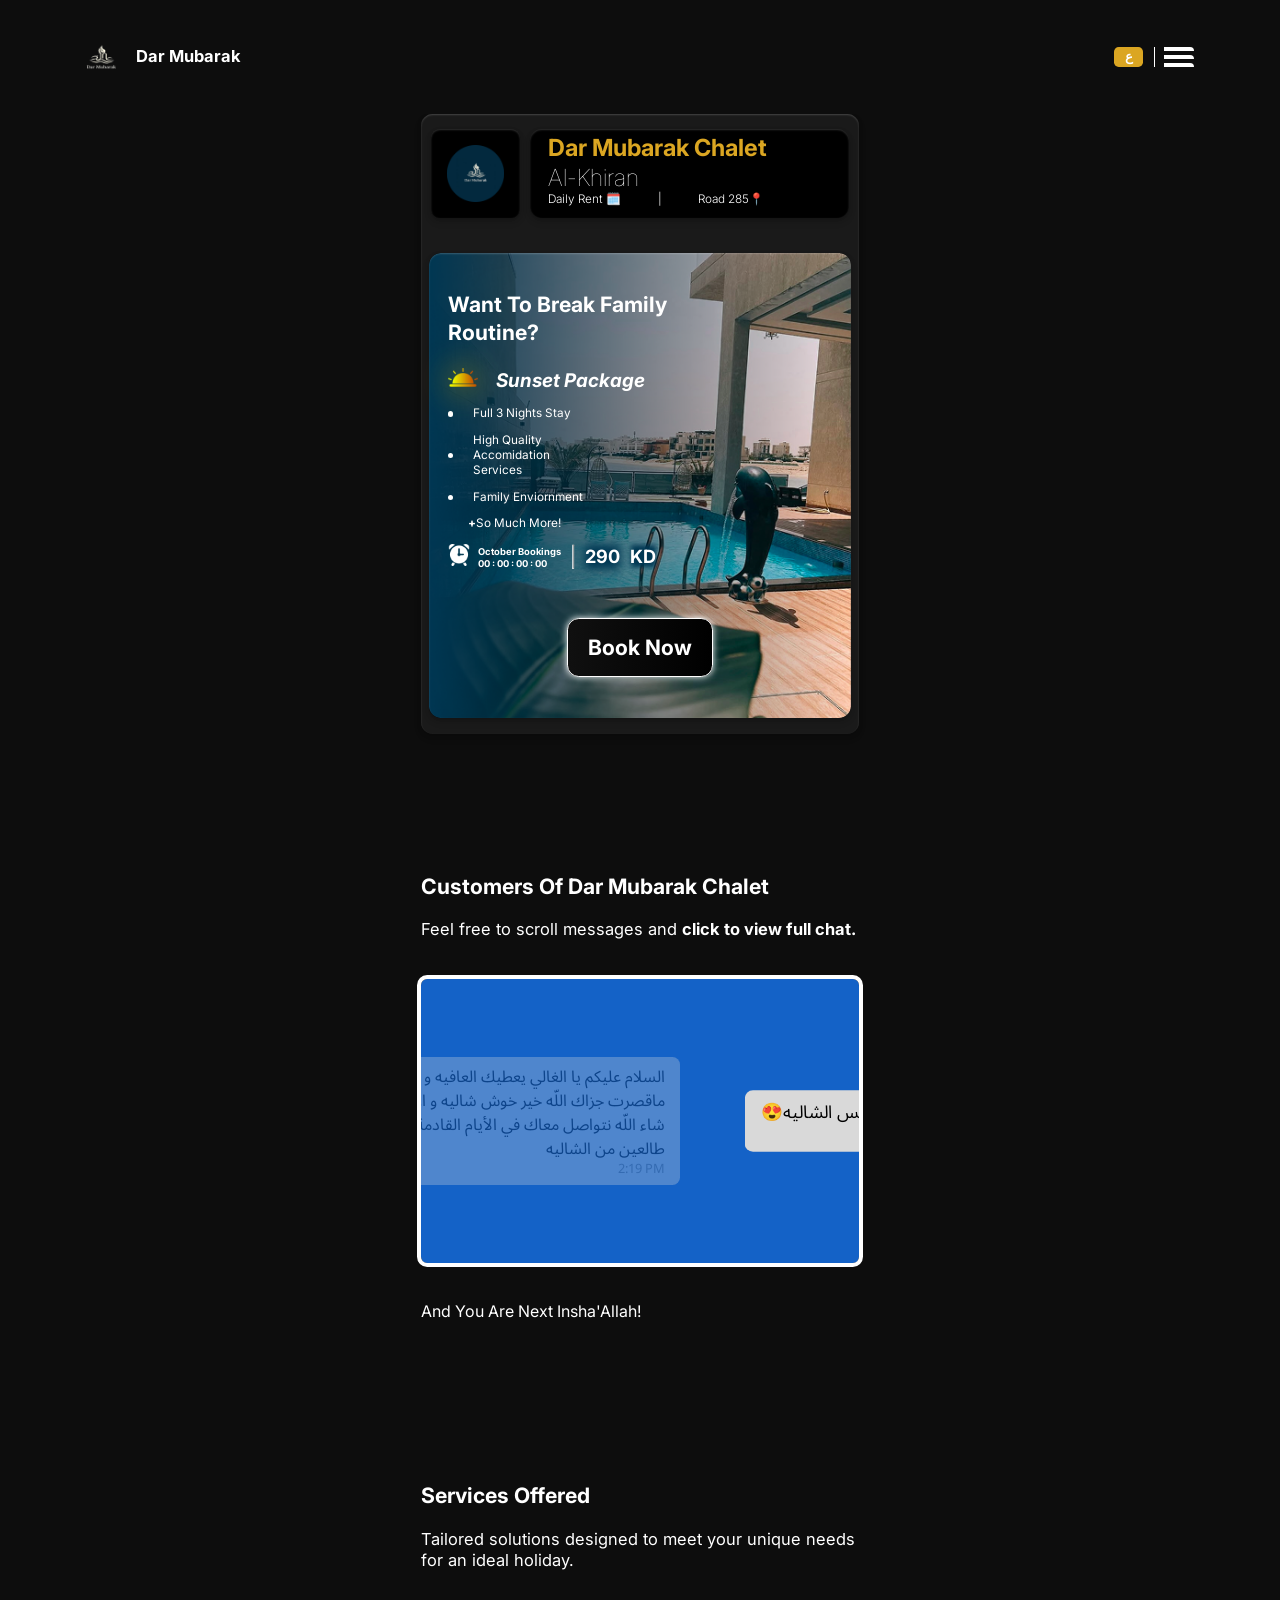
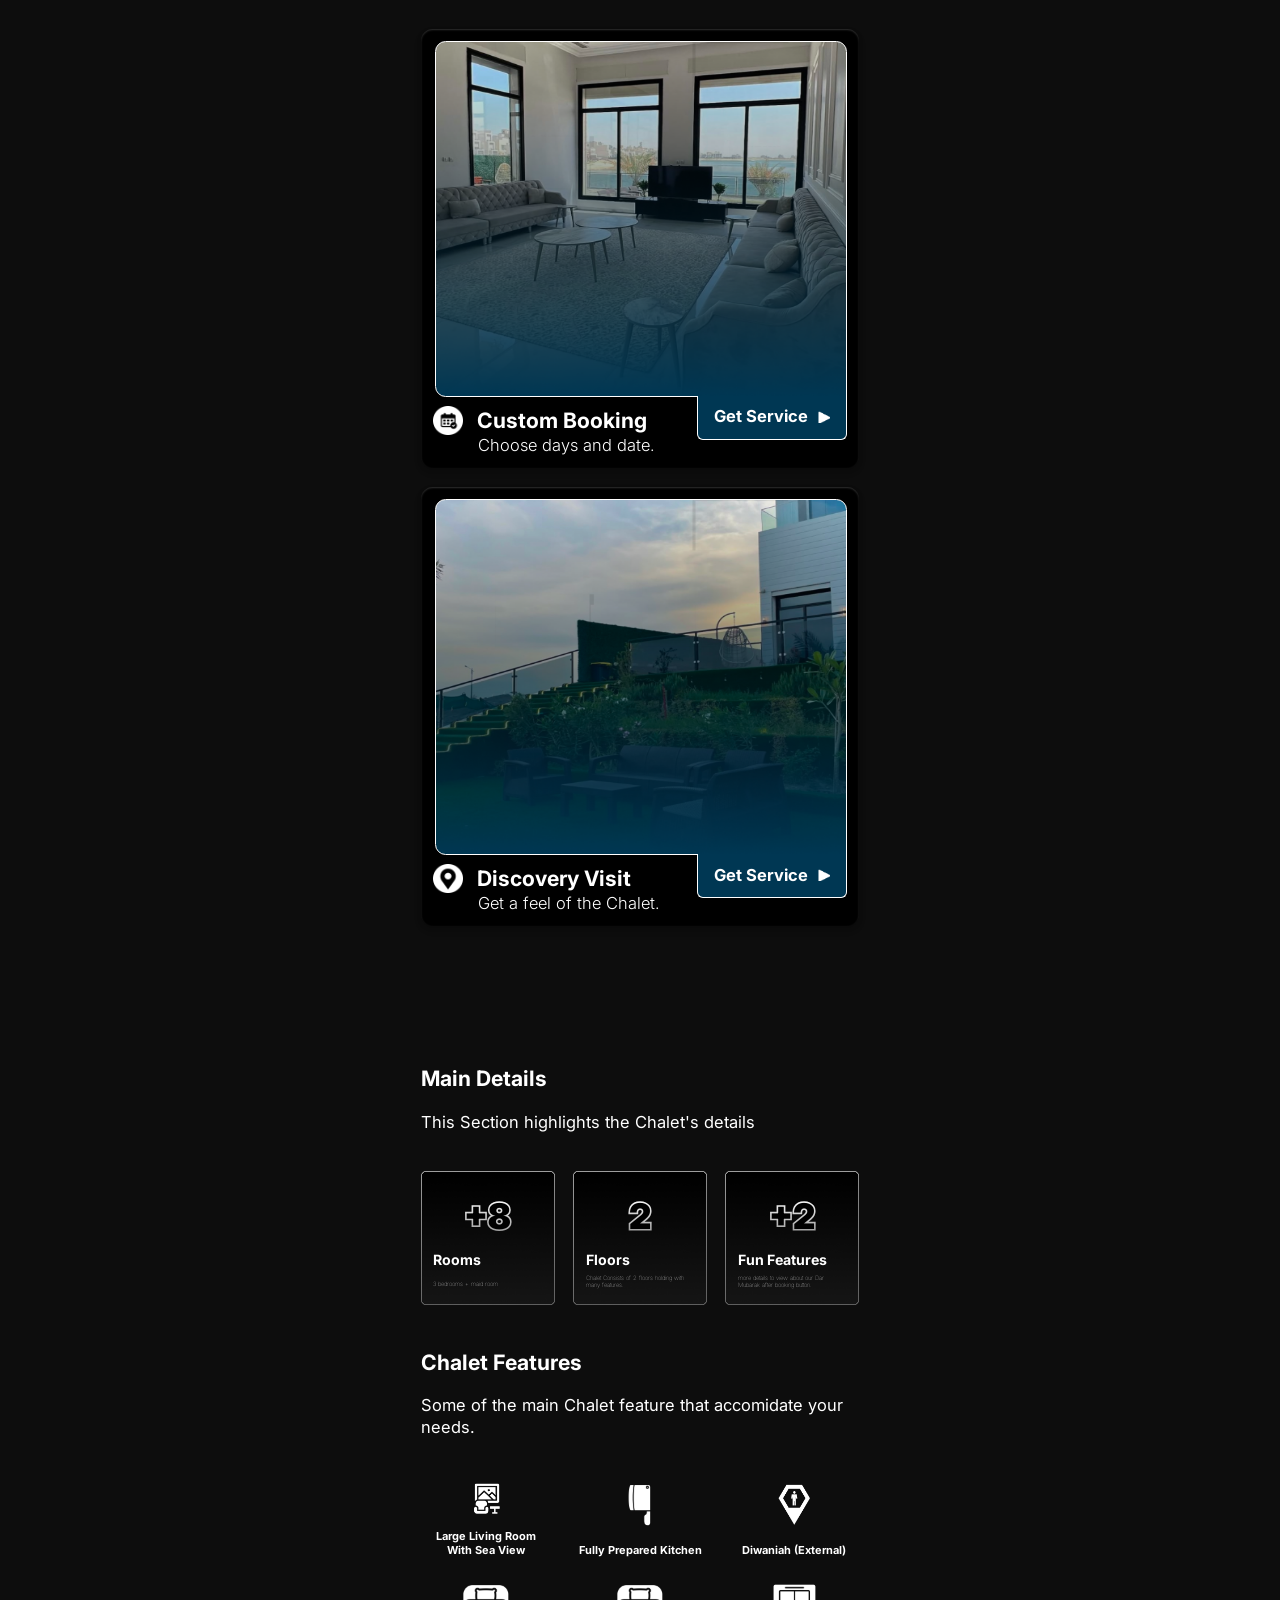
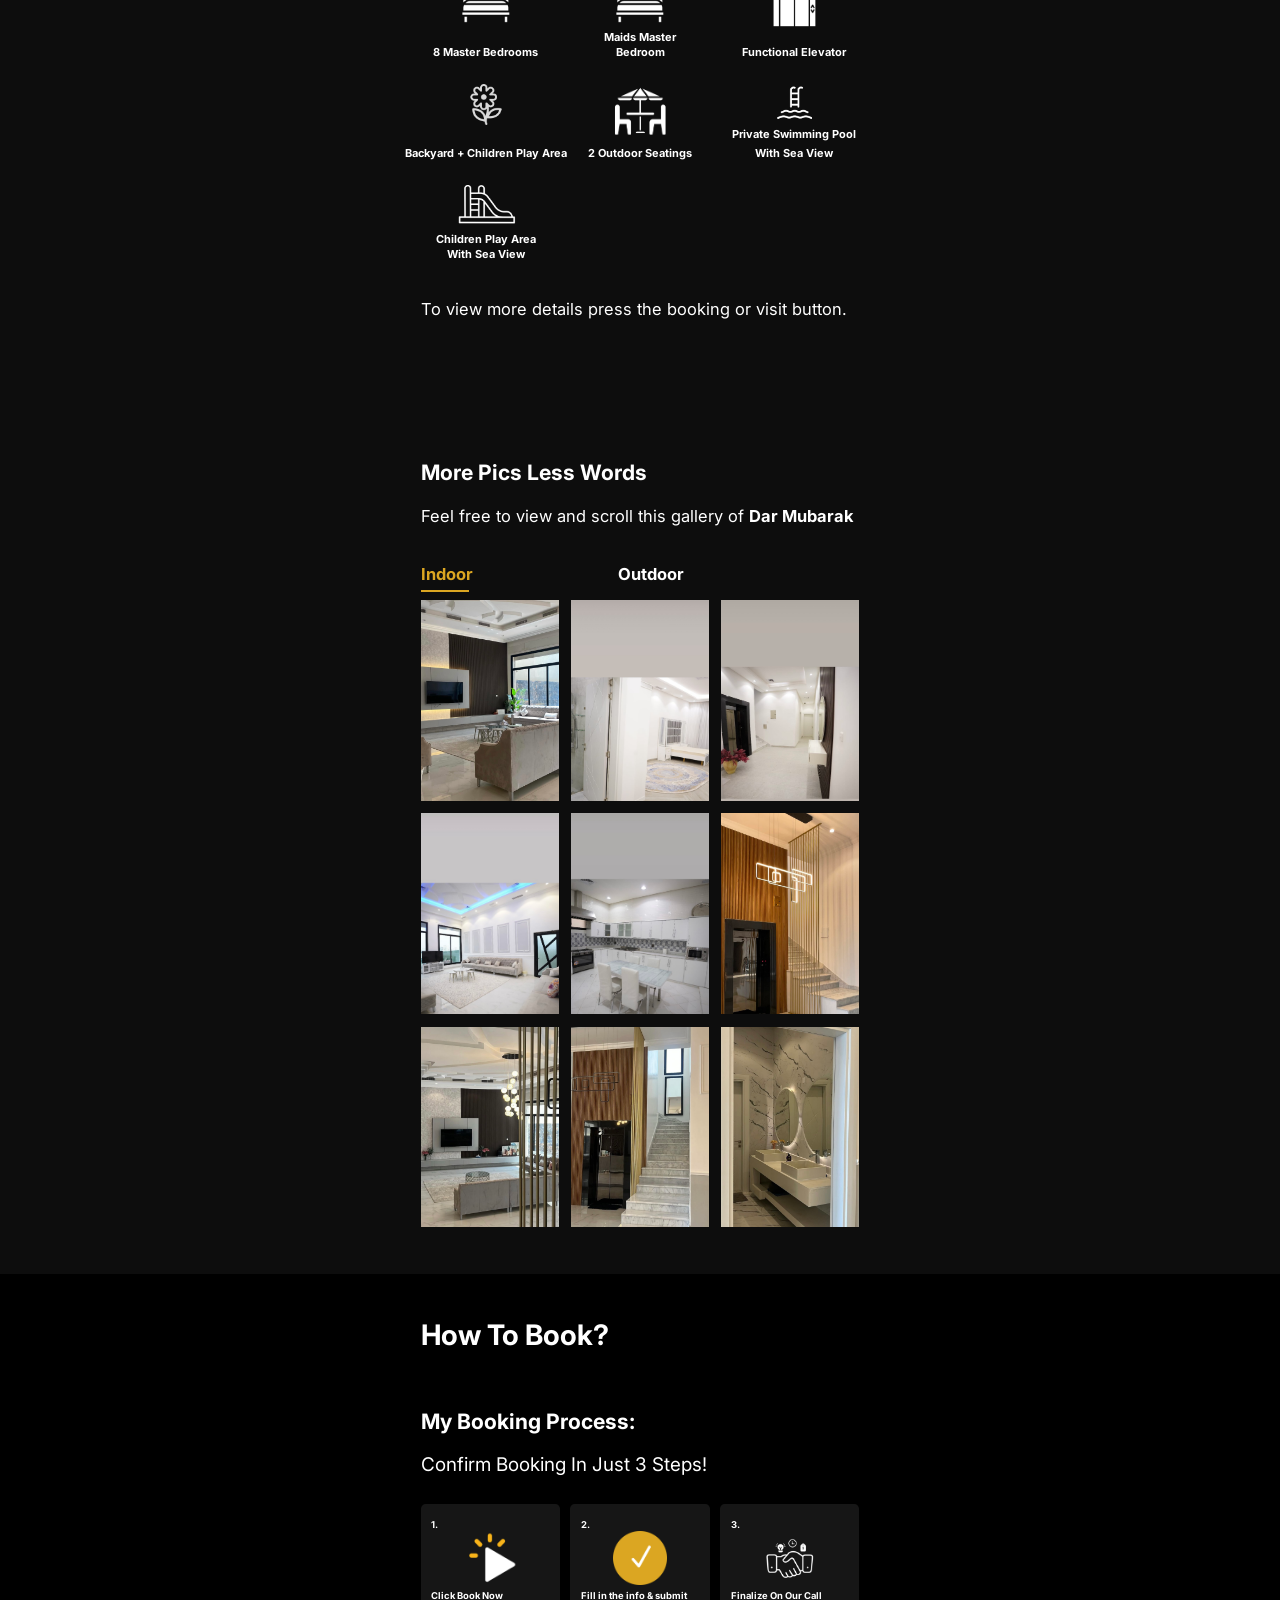
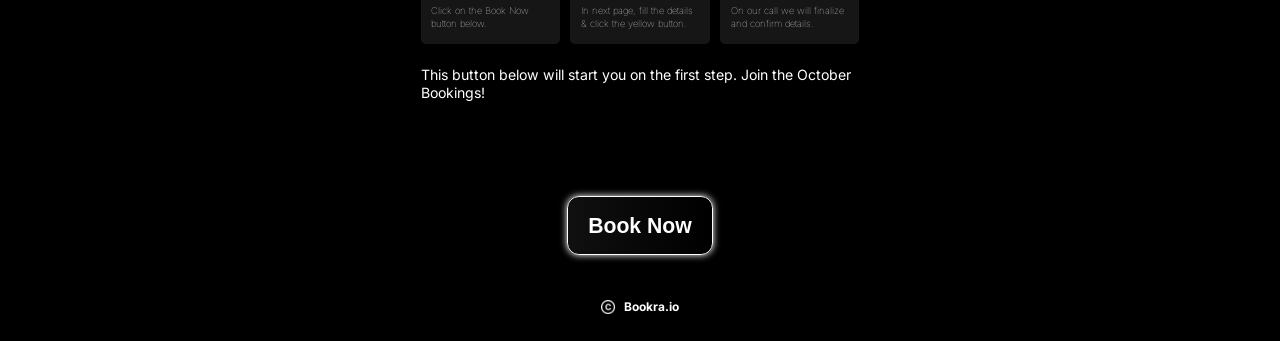
<file: index.html>
<!DOCTYPE html>
<html lang="en">
<head>
    
    <link rel="preconnect" href="https://fonts.googleapis.com">
    <link rel="preconnect" href="https://fonts.gstatic.com" crossorigin>
    <link href="https://fonts.googleapis.com/css2?family=Noto+Sans+Arabic:wght@100..900&display=swap" rel="stylesheet">
    <link rel="stylesheet" href="header.css">
    <link rel="stylesheet" href="hero.css">
    <link rel="stylesheet" href="testimonials.css">
    <link rel="stylesheet" href="services.css">
    <link rel="stylesheet" href="experience.css">
<link rel="icon" href="ImagesFolder/Logo.png" type="image/x-icon" />
    <link rel="preconnect" href="https://fonts.googleapis.com">
    <link rel="preconnect" href="https://fonts.gstatic.com" crossorigin>
    <link href="https://fonts.googleapis.com/css2?family=Inter:ital,opsz,wght@0,14..32,100..900;1,14..32,100..900&display=swap" rel="stylesheet">
    <meta charset="UTF-8">
    <meta name="viewport" content="width=device-width, initial-scale=1.0">
    <title>Dar Mubarak | Al-Khiran</title>


</head>
<body class="body">










<!--Header-->
    <header class="header">

        <div class="header-items-container">

         <!--Left Side Header-->
         <a class="header-left-box" href="index.html">
            <div class="logo-mask"><img src="ImagesFolder/Logo.png" alt="Logo-Dar-Mubarak" class="header-logo" loading="lazy"></div>
            <div class="name-mask"><div class="name english" >Dar Mubarak</div></div>
         </a>     






         <!--Right Side Header-->
         <div class="header-right-box">

            <button class="language language-animation" onclick="
                
                switchLanguage();
                ">ع</button>

            <div class="vr"></div>

            <div class="hamburger-or-x-container">

                <div class="hamburger hmbrgr-off">
                    <div class="hamburger1-NF hmbrgr1"></div>
                    <div class="hamburger2-NF hmbrgr2"></div>
                    <div class="hamburger3-NF hmbrgr3"></div>
                </div>

                <div class="hamburger-functional"  onclick="
                hamburgerFunction();
                ">
                    <div class="hamburger1 hmbrgr1"></div>
                    <div class="hamburger2 hmbrgr2"></div>
                    <div class="hamburger3 hmbrgr3"></div>
                </div>


                <div class="sidebar-x">
                        <div class="x-line1"></div>
                        <div class="x-line2"></div>
                </div>
                <div class="sidebar-x-functional" onclick="
                sidebarX();
                ">
                        <div class="x-line1"></div>
                        <div class="x-line2"></div>
                </div>

            </div>
         </div>
        </div>





         <!--Hamburger Menu-->
         <aside class="sidebar">
            <a href="#" class="sidebar-booking-section" onclick="sidebarX()" >Booking</a>
            <a  href="#service-section" class="sidebar-services-section" onclick="sidebarX()">Services</a>
            <a href="#experience-section" class="sidebar-experience-section" onclick="sidebarX()">Details</a>
            <a href="#gallery-section" class="sidebar-gallery-section" onclick="sidebarX()">Gallery</a>
         </aside>

        <aside class="sidebar-arabic">
            <a href="#" class="sidebar-booking-section" onclick="sidebarX()">الحجز</a>
            <a  href="#service-section" class="sidebar-services-section" onclick="sidebarX()" >الخدمات</a>
            <a href="#experience-section" class="sidebar-experience-section" onclick="sidebarX()" >التفاصيل</a>
            <a href="#gallery-section" class="sidebar-gallery-section" onclick="sidebarX()" >المعرض</a>
         </aside>

    </header>









<!--Hero Section (Bed)-->
<div class="hero-bed">





    <!--Hero Sectio Info (Top)-->
    <div class="hero-info">
            <div class="hero-info-image">
                <img src="ImagesFolder/info-image.PNG" class="info-image">
            </div>

            <div class="hero-info-text-card">
                <div class="name-and-role">
                    <h1 class="role">Dar Mubarak</h1>
                    <p class="info-name">Al-Khiran</p>
                </div>
                <div class="detail-phrases">
                    <p class="detail-phrase1">Daily Rent 🗓️</p> | <p class="detail-phrase2">Road 285📍</p>
                </div>
            </div>
    </div>





    <!--Hero Section Main-->
    <div class="hero-main">
        <div class="hero-hook-and-package-container">
        <p class="hero-hook">Want To Break Family Routine?</p>
        <div class="hero-main-offer">
            <div class="package-name-and-icon">
                <img src="ImagesFolder/Sunset-icon.png" alt="" class="package-icon pi-translate-en">
                
                <div class="package-name">Sunset Package</div>
            </div>
            <div class="package-features">
                <div class="package-feature1 package-feature"><div class="bulletpoint bulletpoint-en"></div> Full 3 Nights Stay.</div>
                <div class="package-feature2 package-feature"><div class="bulletpoint bulletpoint-en"></div> High Quality Accomidation Services.</div>
                <div class="package-feature3 package-feature"><div class="bulletpoint bulletpoint-en"></div>  Family Enviornment. </div>
                <div class="package-feature4 package-feature"><div class="pluspoint pluspoint-en">+</div> So Much More!</div>
                </div>


            <div class="package-value">
                <div class="package-time">
                    <div class="package-time-icon">
                        <img src="ImagesFolder/package-clock.png" class="package-time-clock">
                    </div>
                    <div class="package-time-text">
                        <p class="time-text">Early October</p>
                        <p class="countdown countdown-en">03 : 18 : 43 : 28</p>
                    </div>
                </div>
                <hr class="time-value-line">
                <div class="package-price">
                    <p class="currency" >KD</p>
                    <div class="package-price-numbers">
                        <div class="crossed-price"></div>
                        <div class="current-price">290</div>
                    </div>
                </div>
            </div>
        </div>
    </div>

        <div class="hero-main-cta">
            <button class="black-cta-modified" onclick="window.location.href='review-page.html'; let serviceNo = 1 ; let mainPageService = '.service-pick-option1'; let mainPageServiceContainer  = '.service1-based-container'; localStorage.setItem('serviceNo',serviceNo);  localStorage.setItem('mainPageService',mainPageService);  localStorage.setItem('mainPageServiceContainer',mainPageServiceContainer);">Book Now</button>
        </div>
    </div>





</div>



<section class="testimonial-section">
                <div class="testimonials-introduction">
                <p class="testimonials-introduction-title">
                    Customers of Dar Mubarak
                </p>
                <p class="testimonials-introduction-description">
                    Feel free to scroll messages and <strong>click to view full chat.</strong></p>
            </div>

            <div class="testimonial-box">
                    <div class="testimonial-no1 testimonial-message" onclick="tapToView('ImagesFolder/testimonial-message1.jpg', 'contain')">السلام عليكم يا الغالي يعطيك العافيه و ماقصرت جزاك اللّه خير خوش شاليه و ان شاء اللّه نتواصل معاك في الأيام القادمة تونا طالعين من الشاليه  <div class="message-time">  2:19 PM </div></div>
                    <div class="testimonial-no2 testimonial-message" onclick="tapToView('ImagesFolder/testimonial-message2.jpg' , 'contain')">تقريباً رابع مره نأجر نفس الشاليه😍 <div class="message-time">  2:48 PM </div></div>
                    <div class="testimonial-no3 testimonial-message" onclick="tapToView('ImagesFolder/testimonial-message3.jpg' , 'contain')">تبارك الرحمن حتى من قبل التعديلات واحنا مغرومين بدار مبارك❤️‍🔥❤️‍🔥❤️‍🔥<div class="message-time">  3:50 PM </div></div>
                    <div class="testimonial-no4 testimonial-message" onclick="tapToView('ImagesFolder/testimonial-message4.jpg', 'contain')">تونا طالعين بنكون زباين دائماَ ان شاء اللّه سامحونا على القصور <div class="message-time">  3:46 PM </div></div>
                    <div class="testimonial-no5 testimonial-message" onclick="tapToView('ImagesFolder/testimonial-message5.jpg', 'contain')">و عليكم السلام يا هلا حبيبتي الحمدللّه كل شي تمام وبيرفكت صراحه وايد مستمتعين<div class="message-time">  10:02 AM </div></div>
                    <div class="testimonial-no6 testimonial-message" onclick="tapToView('ImagesFolder/testimonial-message6.jpg' , 'contain')"> اللّه يبارك لكم😍❤️ الشاليه من كل صوب يهبل<div class="message-time">  3:30 PM </div></div>
                    <div class="testimonial-no7 testimonial-message" onclick="tapToView('ImagesFolder/testimonial-message7.jpg', 'contain')">احنا مشينا عجيب الشاليه و استانسنا وايد💗<div class="message-time">  3:44 PM </div></div>
                    <div class="testimonial-no8 testimonial-message" onclick="tapToView('ImagesFolder/testimonial-message8.jpg', 'contain')">حلو ومرتب ونظيف ان شاء اللّه بنأجرها منكم المره اليايه<div class="message-time">  7:14 PM </div></div>
                    <div class="testimonial-no9 testimonial-message" onclick="tapToView('ImagesFolder/testimonial-message9.jpg' , 'contain')"> ان شاء اللّه مو آخر مره نحجز الشاليه وايد حلو ونظيف كان واحنا تونا طالعين 💙<div class="message-time">  3:01 PM </div></div>
                    <div class="testimonial-no10 testimonial-message" onclick="tapToView('ImagesFolder/testimonial-message10.jpg' , 'contain')">وعليكم السلام ماشاءاللّه ماشاءاللّه خيال كل شي من اليوم اسولف عنه شي شي<div class="message-time">  3:56 PM </div>
                    </div>
                    <div class="testimonial-no11 testimonial-message" onclick="tapToView('ImagesFolder/testimonial-message11.jpg' , 'contain')">السلام عليكم حنا طالعين من الشاليه ويعطيكم العافيه على الشاليه الحلو<div class="message-time">  3:54 PM </div>
                    </div>
                    <div class="testimonial-no12 testimonial-message" onclick="tapToView('ImagesFolder/testimonial-message12.jpg' , 'contain')">مشكورين وايد عالشاليه و عسي اللّه يبارك لكم 💕💕 واكيد مو اخر مره💕<div class="message-time">  5:05 PM </div> </div>
                    <p class="testimonial-message">+زائد الكثير!</p>
                </div>
                                    <p class="testimonial-section-note">And You Are Next Insh'a Allah!</p>
</section>






<!--Service Section-->
<section class="service-section" id="service-section">
        
            <div class="services-introduction">
                <p class="services-introduction-title">
                    Services Offered
                </p>
                <p class="services-introduction-description">
                    Tailored solutions designed to meet your unique needs for an ideal holiday.
                </p>
            </div>



            <!--Service Card 1-->
            <section class="service-card1">

                <div class="service-card1-canvas-holder">
                    <div class="canvas-card1-holder-items-container" onclick="window.location.href='review-page.html';  serviceNo = 2 ;  mainPageService = '.service-pick-option2';  mainPageServiceContainer  = '.service2-based-container'; localStorage.setItem('serviceNo',serviceNo);  localStorage.setItem('mainPageService',mainPageService);  localStorage.setItem('mainPageServiceContainer',mainPageServiceContainer);"  >
                        <div class="service-card1-canvas"></div>
                        <div class="service-card1-canvas-extension"><div class="cta-service-content"><p>Get Service</p> <img  src="ImagesFolder/Polygon4.png" class="service-polygon" loading="lazy"> </div></div>
                        <div class="service-card1-text">
                            <h1 class="service-card1-title"><img src="ImagesFolder/custom-booking-icon.PNG" class="custom-booking-icon">Custom Booking</h1>
                            <h1 class="service-card1-description">Choose days and date.</h1>
                        </div>
                    </div>
                </div>

            </section>

            <!--Service Card 2-->
            <section class="service-card2">

                <div class="service-card2-canvas-holder">
                    <div class="canvas-card2-holder-items-container" onclick="window.location.href='review-page.html';  serviceNo = 3 ;  mainPageService = '.service-pick-option3';  mainPageServiceContainer  = '.service3-based-container'; localStorage.setItem('serviceNo',serviceNo);  localStorage.setItem('mainPageService',mainPageService);  localStorage.setItem('mainPageServiceContainer',mainPageServiceContainer);"  >
                        <div class="service-card2-canvas"></div>
                        <div class="service-card2-canvas-extension"><div class="cta-service-content"><p>Get Service</p> <img  src="ImagesFolder/Polygon4.png" class="service-polygon" loading="lazy"> </div></div>
                        <div class="service-card2-text">
                            <h1 class="service-card2-title"><img src="ImagesFolder/discovery-visit-icon.png" class="discovery-visit-icon">Discovery Visit</h1>
                            <h1 class="service-card2-description">Get a feel of the Chalet.</h1>
                        </div>
                    </div>
                </div>

            </section>

        </section>










<!--experience Section-->
<section class="experience-section" id="experience-section">
        <div class="experience-introduction">
            <div class="experience-introduction-title">Main Details</div>
            <div class="experience-introduction-description">This Section highlights the Chalet's details</div>
        </div>
        
        
        
        
        
        <!--Counter Section-->
        <section class="counter-section">

            <div class="counter-card1">
                <div class="counter-card1-items-container">
                    <div  class="counter-card1-number">+8</div>
                    <div class="counter-card1-text">
                        <div class="counter-card1-title">Rooms</div>
                        <div class="counter-card1-description">3 bedrooms + maid room</div>
                    </div>
                </div>
            </div>
            
            <div class="counter-card2">
                <div class="counter-card2-items-container">
                    <div  class="counter-card2-number">2</div>
                    <div class="counter-card2-text">
                        <div class="counter-card2-title">Floors</div>
                        <div class="counter-card2-description">Chalet Consists of 2 floors holding with many features.</div>
                    </div>
                </div>
            </div>

            <div class="counter-card3">
                <div class="counter-card3-items-container">
                    <div class="counter-card3-number">+2</div>
                    <div class="counter-card3-text">
                        <div class="counter-card3-title">Fun Features</div>
                        <div class="counter-card3-description">more details to view  about our Dar Mubarak after booking button.</div>
                    </div>
                </div>
            </div>

            
        </section>







        <!--Banner Section-->
        <section class="banner-section">
            <div class="banner-introduction">
                <div class="banner-introduction-title">Chalet Features</div>
                <div class="banner-introduction-description">Some of the main Chalet feature that accomidate your needs.</div>
            </div>

            <div class="banner-square">
                <div class="banner-item1">
                    <img src="ImagesFolder/banner-item-image1.png" class="banner-item-image1" loading="lazy">
                <span>
                    <p class="banner-item1-title">Large Living Room</p>
                    <p class="banner-item1-title2">With Sea View</p>
                </span>
                </div>
                <div class="banner-item2">
                    <img src="ImagesFolder/banner-item-image2.png" class="banner-item-image2" loading="lazy">
                    <p class="banner-item2-title">Fully Prepared Kitchen</p>
                </div>
                <div class="banner-item3">
                    <img src="ImagesFolder/banner-item-image3.png" class="banner-item-image3" loading="lazy">
                    <p class="banner-item3-title">Diwaniah (External)</p>
                </div>
                <div class="banner-item4">
                    <img src="ImagesFolder/banner-item-image6.png" class="banner-item-image4" loading="lazy">
                    <p class="banner-item4-title">8 Master Bedrooms</p>
                </div>
                <div class="banner-item5">
                    <img src="ImagesFolder/banner-item-image6.png" class="banner-item-image5" loading="lazy">
                    <span>
                    <p class="banner-item5-title">Maids Master</p>
                    <p class="banner-item5-title2">Bedroom</p>  
                    </span>                
                </div>
                <div class="banner-item6">
                    <img src="ImagesFolder/banner-item-image5.png" class="banner-item-image6" loading="lazy">
                   <span> 
                    <p class="banner-item6-title">Functional Elevator</p>
                    <p class="banner-item6-title2"></p>
                    </span>
                </div>
                <div class="banner-item7">
                    <img src="ImagesFolder/banner-item-image7.PNG" class="banner-item-image7" loading="lazy">
                    <span>
                        <p class="banner-item7-title">Backyard + Children Play Area</p>
                    </span> 
                </div>
                <div class="banner-item8">
                    <img src="ImagesFolder/banner-item-image8.png" class="banner-item-image8" loading="lazy">
                    <span>
                        <p class="banner-item8-title">2 Outdoor Seatings</p>
                        <p class="banner-item8-title2"></p>
                    </span>
                </div>
                <div class="banner-item9">
                    <img src="ImagesFolder/banner-item-image9.png" class="banner-item-image9" loading="lazy">
                    <p class="banner-item9-title">Private Swimming Pool</p>
                    <p class="banner-item9-title2">With Sea View</p>                   
                </div>
                <div class="banner-item10">
                    <img src="ImagesFolder/banner-item-image10.png" class="banner-item-image10" loading="lazy">
                    <span>
                    <p class="banner-item10-title">Children Play Area</p>
                    <p class="banner-item10-title2">With Sea View</p>
                  </span>                
                </div>                
            </div>

            <div class="banner-comment">To view more details press the booking or visit button.</div>

        </section>
        
        
    </section>









    
<!--Gallery Section-->
<section class="gallery-section" id="gallery-section">
        <div class="gellery-introduction">
            <div class="gallery-introduction-title">More Pics Less Words</div>
            <div class="gallery-introduction-description">Feel free to view and scroll this gallery of <strong>Dar Mubarak</strong></div>
        </div>

        <div class="gallery-items-container">
            <div class="gallery-container-header">
                <div class="gallery-categories-container">
                <p href="#" class="gallery-category1" onclick="
                    let category1 = document.querySelector('.gallery-category1');
                    let category1Container = document.querySelector('.category1-items-container');
                    galleryCategoryToggle(category1 , category1Container);
                    
                    ">Indoor</p>

                <p href="#" class="gallery-category2" onclick="
                    let category2 = document.querySelector('.gallery-category2');
                    let category2Container = document.querySelector('.category2-items-container');
                    galleryCategoryToggle(category2 , category2Container);
                    
                    ">Outdoor</p>

            </div>
            <hr class="toggle-underline">


            <div class="category1-items-container">
                <div class="category1-portrait portrait-mode">
                    <div class="category1-portrait-item1 tap-to-view" onclick="
                            tapToView('ImagesFolder/category1-portrait-item1.jpg', 'contain');
                        ">
                        <img src="ImagesFolder/category1-portrait-item1.jpg" loading="lazy">
                    </div>

                    <div class="category1-portrait-item2 tap-to-view"  onclick="
                            tapToView('ImagesFolder/category1-portrait-item2.jpg', 'contain');
                        ">
                        <img src="ImagesFolder/category1-portrait-item2.jpg" loading="lazy">
                    </div>

                    <div class="category1-portrait-item3 tap-to-view"  onclick="
                            tapToView('ImagesFolder/category1-portrait-item3.jpg' , 'contain');
                        ">
                        <img src="ImagesFolder/category1-portrait-item3.jpg" loading="lazy" onclick="">
                    </div>

                    <div class="category1-portrait-item4 tap-to-view"  onclick="
                            tapToView('ImagesFolder/category1-portrait-item4.jpg' , 'contain');
                        ">
                        <img src="ImagesFolder/category1-portrait-item4.jpg" loading="lazy">
                    </div>

                    <div class="category1-portrait-item5 tap-to-view"  onclick="
                            tapToView('ImagesFolder/category1-portrait-item5.jpg' , 'contain');
                        ">
                        <img src="ImagesFolder/category1-portrait-item5.jpg" loading="lazy">
                    </div>

                    <div class="category1-portrait-item6 tap-to-view"  onclick="
                            tapToView('ImagesFolder/category1-portrait-item6.jpg' , 'contain');
                        ">
                        <img src="ImagesFolder/category1-portrait-item6.jpg" loading="lazy">                            
                    </div>

                    <div class="category1-portrait-item7 tap-to-view"  onclick="
                            tapToView('ImagesFolder/category1-portrait-item7.jpg' , 'contain');
                        ">
                        <img src="ImagesFolder/category1-portrait-item7.jpg" loading="lazy">
                    </div>

                    <div class="category1-portrait-item8 tap-to-view"  onclick="
                            tapToView('ImagesFolder/category1-portrait-item8.jpg' , 'contain');
                        ">
                        <img src="ImagesFolder/category1-portrait-item8.jpg" loading="lazy">
                    </div>

                    <div class="category1-portrait-item9 tap-to-view"  onclick="
                            tapToView('ImagesFolder/category1-portrait-item9.jpg' , 'contain');
                        ">
                        <img src="ImagesFolder/category1-portrait-item9.jpg" loading="lazy">
                    </div>



                    <div class="category1-portrait-item10 tap-to-view"  onclick="
                            tapToView('ImagesFolder/category1-portrait-item10.jpg' , 'contain');
                        ">
                        <img src="ImagesFolder/category1-portrait-item10.jpg" loading="lazy">
                    </div>

                    <div class="category1-portrait-item11 tap-to-view"  onclick="
                            tapToView('ImagesFolder/category1-portrait-item11.jpg' , 'contain');
                        ">
                        <img src="ImagesFolder/category1-portrait-item11.jpg" loading="lazy">
                    </div>

                    <div class="category1-portrait-item12 tap-to-view"  onclick="
                            tapToView('ImagesFolder/category1-portrait-item12.jpg' , 'contain');
                        ">
                        <img src="ImagesFolder/category1-portrait-item12.jpg" loading="lazy">
                    </div>


                </div>
            </div>

            <div class="category2-items-container">
                <div class="category2-portrait portrait-mode">
                    <div class="category2-portrait-item1 tap-to-view" onclick="
                            tapToView('ImagesFolder/category2-portrait-item1.jpg' , 'Contain');
                        ">
                        <img src="ImagesFolder/category2-portrait-item1.jpg" loading="lazy">
                    </div>

                    <div class="category2-portrait-item2 tap-to-view"  onclick="
                            tapToView('ImagesFolder/category2-portrait-item2.jpg', 'Contain');
                        ">
                        <img src="ImagesFolder/category2-portrait-item2.jpg" loading="lazy">
                    </div>

                    <div class="category2-portrait-item3 tap-to-view"  onclick="
                            tapToView('ImagesFolder/category2-portrait-item3.jpg', 'Contain');
                        ">
                        <img src="ImagesFolder/category2-portrait-item3.jpg" loading="lazy" onclick="">
                    </div>

                    <div class="category2-portrait-item4 tap-to-view"  onclick="
                            tapToView('ImagesFolder/category2-portrait-item4.jpg', 'Contain');
                        ">
                        <img src="ImagesFolder/category2-portrait-item4.jpg" loading="lazy">
                    </div>

                    <div class="category2-portrait-item5 tap-to-view"  onclick="
                            tapToView('ImagesFolder/category2-portrait-item5.jpg', 'Contain');
                        ">
                        <img src="ImagesFolder/category2-portrait-item5.jpg" loading="lazy">
                    </div>

                    <div class="category2-portrait-item6 tap-to-view"  onclick="
                            tapToView('ImagesFolder/category2-portrait-item6.jpg', 'Contain');
                        ">
                        <img src="ImagesFolder/category2-portrait-item6.jpg" loading="lazy" onclick="">
                    </div>

                    <div class="category2-portrait-item7 tap-to-view"  onclick="
                            tapToView('ImagesFolder/category2-portrait-item7.jpg', 'Contain');
                        ">
                        <img src="ImagesFolder/category2-portrait-item7.jpg" loading="lazy">
                    </div>

                    <div class="category2-portrait-item8 tap-to-view"  onclick="
                            tapToView('ImagesFolder/category2-portrait-item8.jpg', 'Contain');
                        ">
                        <img src="ImagesFolder/category2-portrait-item8.jpg" loading="lazy">
                    </div>

                    <div class="category2-portrait-item9 tap-to-view"  onclick="
                            tapToView('ImagesFolder/category2-portrait-item9.jpg', 'Contain');
                        ">
                        <img src="ImagesFolder/category2-portrait-item9.jpg" loading="lazy" onclick="">
                    </div>

                    <div class="category2-portrait-item10 tap-to-view"  onclick="
                            tapToView('ImagesFolder/category2-portrait-item10.jpg', 'Contain');
                        ">
                        <img src="ImagesFolder/category2-portrait-item10.jpg" loading="lazy">
                    </div>

                    <div class="category2-portrait-item11 tap-to-view"  onclick="
                            tapToView('ImagesFolder/category2-portrait-item11.jpg', 'Contain');
                        ">
                        <img src="ImagesFolder/category2-portrait-item11.jpg" loading="lazy">
                    </div>

                    <div class="category2-portrait-item12 tap-to-view"  onclick="
                            tapToView('ImagesFolder/category2-portrait-item12.jpg', 'Contain');
                        ">
                        <img src="ImagesFolder/category2-portrait-item12.jpg" loading="lazy">
                    </div>
                </div>
            </div>

         

            <div class="image-display-overlay">
                <div class="image-display-overlay-items-container">

                    <div class="overlay-display-x-container">
                        <div class="overlay-display-x" onclick="
                            
                                const tapToViewOverlay = document.querySelector('.image-display-overlay-toggled').classList.remove('image-display-overlay-toggled')">
                            <div class="x-line1"></div>
                            <div class="x-line2"></div>
                        </div>
                    </div>

                    <div class="viewed-image-holder"></div>
                </div>
            </div>

        </div>

        
</section>










<!--Footer Section-->
<section class="footer-section">
        <div class="footer-section-container">
            <h1 class="footer-title">How To Book?</h1>
            <h2 class="footer-subtitle">My Booking Process:</h2>
            <div class="footer-subtitle-description">Confirm Booking In Just 3 Steps!</div>
            <div class="footer-visual-explanation">
                <div class="footer-step1">
                    <div class="footer-step1-items-container">
                        <div class="step1-number">1.</div>
                        <div class="step1-image-container"><img src="ImagesFolder/step1-image.png" class="step1-image"></div>
                        <div class="step1-text">
                            <div class="step1-title">Click Book Now</div>
                            <div class="step1-description">Click on the Book Now button below.</div>
                        </div>
                    </div>
                </div>

                <div class="footer-step2">
                    <div class="footer-step2-items-container">
                        <div class="step2-number">2.</div>
                        <div class="step2-image-container"><img src="ImagesFolder/step2-image.png" class="step1-image"></div>
                        <div class="step2-text">
                            <div class="step2-title">Fill in the info & submit</div>
                            <div class="step2-description">In next page, fill the details & click the yellow button.</div>
                        </div>
                    </div>
                </div>

                <div class="footer-step3">
                        <div class="footer-step3-items-container">
                        <div class="step3-number">3.</div>
                        <div class="step3-image-container"><img src="ImagesFolder/step3-image.png" class="step1-image"></div>
                        <div class="step3-text">
                            <p class="step3-title">Finalize On Our Call</p>
                            <p class="step3-description">On our call we will finalize and confirm details.</p>
                        </div>
                    </div>
                </div>
            </div>
            <div class="footer-visual-explanation-description">This button below will start you on the first step. Join the October Bookings!</div>

                       
                        <div class="footer-cta">
                            <p class="countdown"></p>
                             <button class="black-cta-modified" onclick="window.location.href='review-page.html'; serviceNo = 1 ;  mainPageService = '.service-pick-option1'; mainPageServiceContainer  = '.service1-based-container'; localStorage.setItem('serviceNo',serviceNo);  localStorage.setItem('mainPageService',mainPageService);  localStorage.setItem('mainPageServiceContainer',mainPageServiceContainer);">Book Now</button>
                        </div>
        </div>
                    <div class="footer-copyrights"><img src="ImagesFolder/copyright-symbol.png"> <p class="Bookra.io-rights">Bookra.io</p></div>
</section>


    
</body>
<script  src="PFS.js"></script>

</html>
</file>
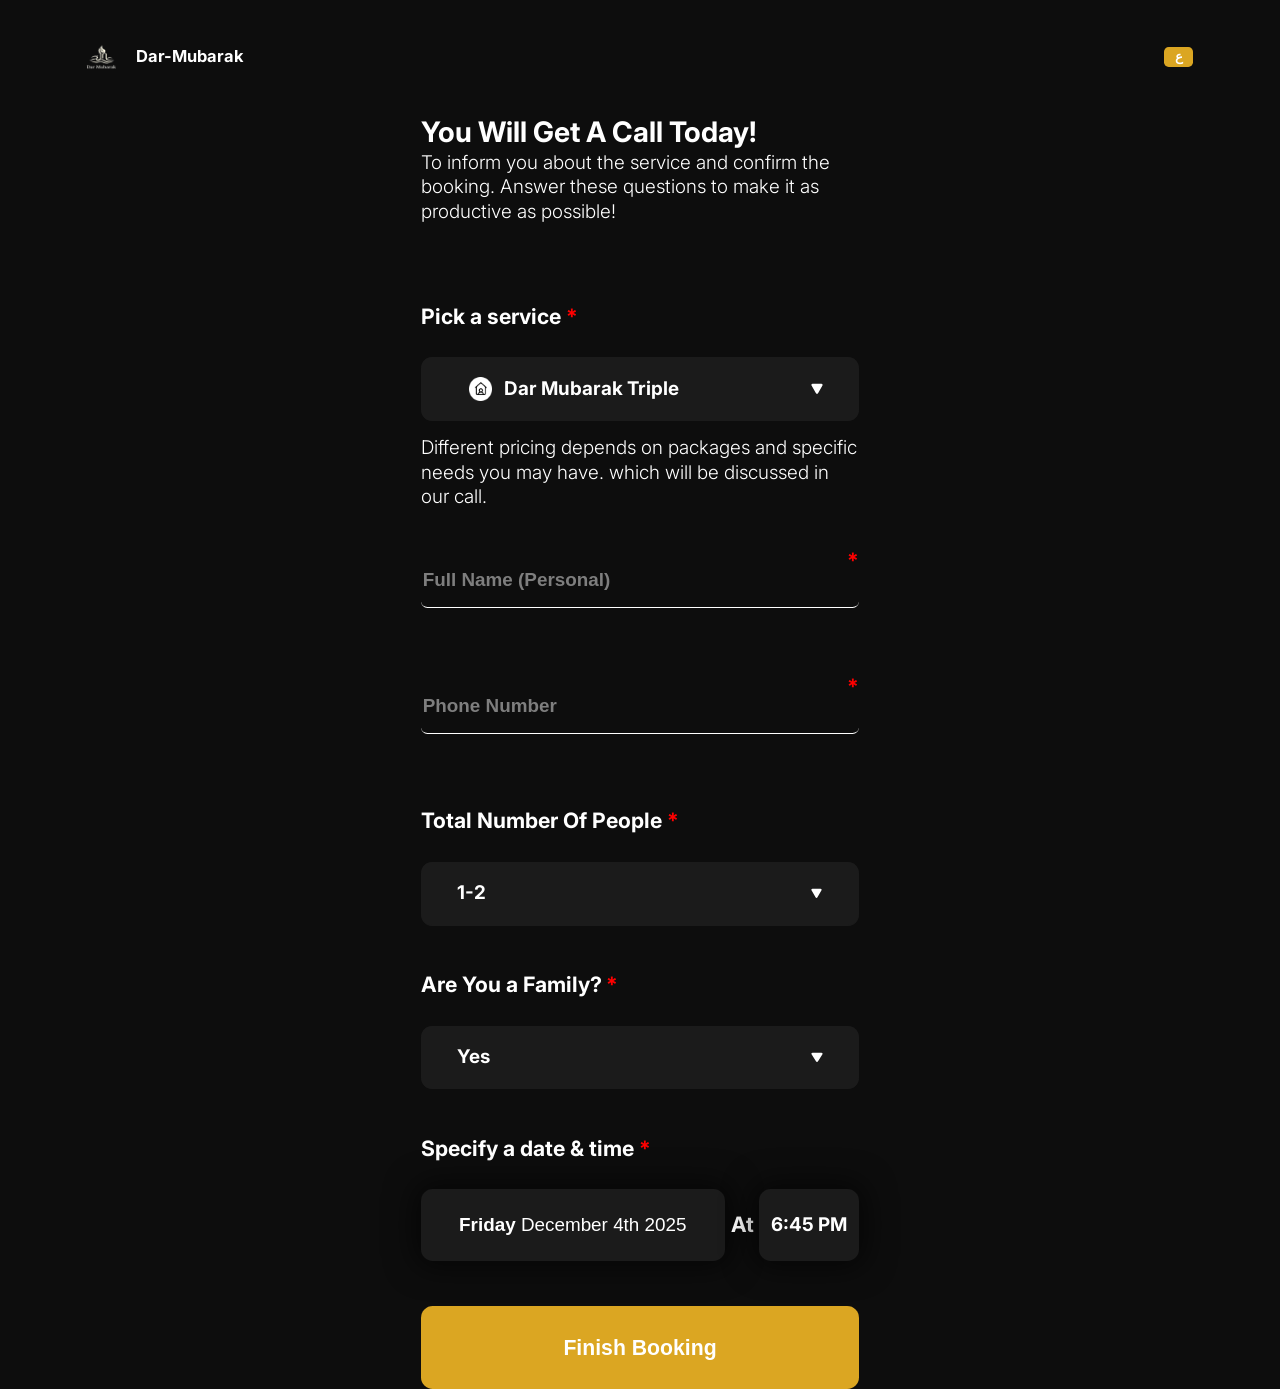
<file: Booking-Page.html>
<!DOCTYPE html>
<html lang="en">
<head>
    <link rel="preconnect" href="https://fonts.googleapis.com">
    <link rel="preconnect" href="https://fonts.gstatic.com" crossorigin>
    <link rel="stylesheet" href="./header.css" >
    <link rel="stylesheet" href="./hero.css">
    <link rel="stylesheet" href="./services.css">
    <link rel="stylesheet" href="./experience.css">
    <link rel="stylesheet" href="./Booking-page.css">
    <link rel="stylesheet" href="./pos.css">
    <link rel="preconnect" href="https://fonts.googleapis.com">
    <link rel="preconnect" href="https://fonts.gstatic.com" crossorigin>
    <link href="https://fonts.googleapis.com/css2?family=Inter:ital,opsz,wght@0,14..32,100..900;1,14..32,100..900&display=swap" rel="stylesheet">
    <link href="https://fonts.googleapis.com/css2?family=Noto+Sans+Arabic:wght@100..900&display=swap" rel="stylesheet">
    <meta charset="UTF-8">
    <meta name="viewport" content="width=device-width, initial-scale=1.0">
    <title>Dar Mubarak | Chalet</title>
</head>
<body class="body">

<!--Header-->
    <header class="header">

        <div class="header-items-container">




         <!--Left Side Header-->
         <a class="header-left-box" href="index.html">
            <div class="logo-mask"><img src="ImagesFolder/Logo.png" alt="Logo-Dar-Mubarak" class="header-logo" loading="lazy"></div>
            <div class="name-mask"><div class="name english" >Dar Mubarak</div></div>
         </a>     




         <!--Right Side Header-->
         <div class="header-right-box">

            <button class="language language-animation" onclick="
                
                switchLanguage();
                ">ع</button>



            </div>


         </div>

        </div>

                                        <!--Hamburger Menu-Comin Soon-->

        </div>



    </header> 










<!--Booking Section-->
<section class="booking-section">




        <!--Introduction Section-->
        <div class="booking-introduction">
            <p class="booking-introduction-title">
                You Will Get A Call Today!
            </p>
            <p class="booking-introduction-description" >
                To inform you about the service and confirm the booking. 
                Answer these questions to make it as productive as possible!
            </p>
        </div>




          <!--Form Section-->
          <form action="the-thank-you-page.html" class="booking-form">
                
                <div class="booking-form-inputs-container">





                <!--Service Pick Section-->
                <div class="service-pick-container">
                        <label class="service-pick-title service-pick-title-translate" for="#service-pick">Pick a service</label>
                        <div class="service-pick  service-types-container">
                        <div class="service-pick-option1" onclick="
                            let service = document.querySelector('.service-pick-option1');
                            let itsContainer = document.querySelector('.service1-based-container');
                            serviceSelection(service , itsContainer);">
                        
                        <div class="option1-items-container Dar-Mubarak-triple-container"><img src="ImagesFolder/Chalet-stay-icon.png" class="option1-icon"> Dar Mubarak Triple</div>
                        <img src='ImagesFolder/dropdown-icon.svg' class='dropdown-icon'>
                
            
                        </div>
                        <div class="service-pick-option2" onclick="
                        
                        service = document.querySelector('.service-pick-option2');
                        itsContainer = document.querySelector('.service2-based-container');
                        serviceSelection(service , itsContainer);">
                        <div class="option1-items-container  custom-booking-container"><img src="ImagesFolder/custom-booking-icon.PNG" class="option1-icon"> Custom Booking</div>
                        <img src='ImagesFolder/dropdown-icon.svg' class='dropdown-icon'>
                    
                        </div>

                        <div class="service-pick-option3"
                        onclick="
                            service = document.querySelector('.service-pick-option3');
                            itsContainer = document.querySelector('.service3-based-container');
                            serviceSelection(service , itsContainer);">
                        
                        
                        <div class="option1-items-container  discovery-visit-container"><img src="ImagesFolder/discovery-visit-icon.png" class="option1-icon"> Discovery Visit</div>
                        <img src='ImagesFolder/dropdown-icon.svg' class='dropdown-icon'>
                        </div>
                    </div>

                    <p class="service-pick-description">Different pricing depends on packages and specific needs you may have. 
                        which will be discussed in our call.</p>


                </div>

                



                    <!--Starter Inputs Section-->
                    <div class="input-wrapper fullname-wrapper">
                        
                        <input type="text" class="fullname-input text-input" id="fullname-input" placeholder="Full Name (Personal)"  required    id="fullname-input" autocomplete="off">
                        <label for="fullname-input" class="fullname-input-label label-off">Full Name (Personal)</label>

                    </div>

                    <div class="phone-number-input-wrapper phone-number-wrapper">
                        
                        <input type="tel" class="use-input-phone-number text-input" id="use-input-phone-number" placeholder="Phone Number"  required    id="use-input-phone-number" autocomplete="off">
                        <label for="use-input-phone-number" class="use-input-phone-number-label label-off">Phone Number</label>

                    </div>





                    <!--Service Based Section 1-->
                    <div class="service1-based-container service-based-container-off">



                    </div>



                    <!--Service Based Section 2-->
                    <div class="service2-based-container service-based-container-off" >                    




                    </div>





                    <!--Service Based Section 3-->
                    <div class="service3-based-container service-based-container-off" >


                    </div>

                    <div class="amount-of-nights-wrapper">
                    <label class="amount-of-nights-title" for="#amount-of-nights">Number Of Nights Wanted</label>
                    <div class="amount-of-nights aof-dropdown">


                       

                    </div>
                    </div>




                    <div class="amount-of-visitors-wrapper form-input" data-value="visitorAmount">
                        
                    <label class="custom-dropdown-title custom-dropdown-title-translate" for="#custom-dropdown">Total Number Of People</label>
                    <div class="custom-dropdown  form-input" onclick="
                    "> 
                    </div>
                    
                    </div>

                    <div class="family-check-wrapper form-input">
                    <label class="family-check-dropdown-title" for="#family-check-dropdown">Are You a Family?</label>
                    <div class="family-check-dropdown">


                       

                    </div>
                    </div>






<!--Date and Time Pick Section-->
<label for="date-and-time" class="specify-date-label date-label-title date-time-translate">Specify a date & time</label>

<div class="booking-date-and-time-wrapper" >
    <div class="booking-date-and-time-container">
                                  <button class="booking-calendar-button" onclick="toggleCalendar();         
                                  const dateLabel = document.querySelector('.date-label-title');
                                  dateLabel.classList.replace('specify-date-label' , 'specify-date-label-valid');" type="button">
        <strong class="calendar-button-day"></strong>
    </button>





    <!--Calendar Section-->
    <div class="booking-calendar-off">

        <div class="booking-calendar-header">
            <p class="days-of-week">S</p>
            <p class="days-of-week">S</p>
            <p class="days-of-week">M</p>
            <p class="days-of-week">T</p>
            <p class="days-of-week">W</p>
            <p class="days-of-week">T</p>
            <p class="days-of-week">F</p>
        </div>
        <div class="booking-calendar-body">

            <!-- October 2025 (starts on Wednesday) -->
            <div class="month-container">
                <div class="bcb-header October">
                    <p class="month">October</p> <p class="year">2025</p>
                </div>
                <div class="bcb-body October">
                    <p class="days" style="grid-column: 5;" data-month="October" data-day="Wednesday">1</p>
                    <p class="days" data-month="October" data-day="Thursday">2</p>
                    <p class="days" data-month="October" data-day="Friday">3</p>
                    <p class="days" data-month="October" data-day="Saturday">4</p>
                    <p class="days" data-month="October" data-day="Sunday">5</p>
                    <p class="days" data-month="October" data-day="Monday">6</p>
                    <p class="days" data-month="October" data-day="Tuesday">7</p>
                    <p class="days" data-month="October" data-day="Wednesday">8</p>
                    <p class="days" data-month="October" data-day="Thursday">9</p>
                    <p class="days" data-month="October" data-day="Friday">10</p>
                    <p class="days" data-month="October" data-day="Saturday">11</p>
                    <p class="days" data-month="October" data-day="Sunday">12</p>
                    <p class="days" data-month="October" data-day="Monday">13</p>
                    <p class="days" data-month="October" data-day="Tuesday">14</p>
                    <p class="days" data-month="October" data-day="Wednesday">15</p>
                    <p class="days" data-month="October" data-day="Thursday">16</p>
                    <p class="days" data-month="October" data-day="Friday">17</p>
                    <p class="days" data-month="October" data-day="Saturday">18</p>
                    <p class="days" data-month="October" data-day="Sunday">19</p>
                    <p class="days" data-month="October" data-day="Monday">20</p>
                    <p class="days" data-month="October" data-day="Tuesday">21</p>
                    <p class="days" data-month="October" data-day="Wednesday">22</p>
                    <p class="days" data-month="October" data-day="Thursday">23</p>
                    <p class="days" data-month="October" data-day="Friday">24</p>
                    <p class="days" data-month="October" data-day="Saturday">25</p>
                    <p class="days" data-month="October" data-day="Sunday">26</p>
                    <p class="days" data-month="October" data-day="Monday">27</p>
                    <p class="days" data-month="October" data-day="Tuesday">28</p>
                    <p class="days" data-month="October" data-day="Wednesday">29</p>
                    <p class="days" data-month="October" data-day="Thursday">30</p>
                    <p class="days" data-month="October" data-day="Friday">31</p>
                </div>
            </div>

            <!-- November 2025 (starts on Saturday) -->
            <div class="month-container">
                <div class="bcb-header November">
                    <p class="month">November</p> <p class="year">2025</p>
                </div>
                <div class="bcb-body November">
                    <p class="days" style="grid-column: 1;" data-month="November" data-day="Saturday">1</p>
                    <p class="days" data-month="November" data-day="Sunday">2</p>
                    <p class="days" data-month="November" data-day="Monday">3</p>
                    <p class="days" data-month="November" data-day="Tuesday">4</p>
                    <p class="days" data-month="November" data-day="Wednesday">5</p>
                    <p class="days" data-month="November" data-day="Thursday">6</p>
                    <p class="days" data-month="November" data-day="Friday">7</p>
                    <p class="days" data-month="November" data-day="Saturday">8</p>
                    <p class="days" data-month="November" data-day="Sunday">9</p>
                    <p class="days" data-month="November" data-day="Monday">10</p>
                    <p class="days" data-month="November" data-day="Tuesday">11</p>
                    <p class="days" data-month="November" data-day="Wednesday">12</p>
                    <p class="days" data-month="November" data-day="Thursday">13</p>
                    <p class="days" data-month="November" data-day="Friday">14</p>
                    <p class="days" data-month="November" data-day="Saturday">15</p>
                    <p class="days" data-month="November" data-day="Sunday">16</p>
                    <p class="days" data-month="November" data-day="Monday">17</p>
                    <p class="days" data-month="November" data-day="Tuesday">18</p>
                    <p class="days" data-month="November" data-day="Wednesday">19</p>
                    <p class="days" data-month="November" data-day="Thursday">20</p>
                    <p class="days" data-month="November" data-day="Friday">21</p>
                    <p class="days" data-month="November" data-day="Saturday">22</p>
                    <p class="days" data-month="November" data-day="Sunday">23</p>
                    <p class="days" data-month="November" data-day="Monday">24</p>
                    <p class="days" data-month="November" data-day="Tuesday">25</p>
                    <p class="days" data-month="November" data-day="Wednesday">26</p>
                    <p class="days" data-month="November" data-day="Thursday">27</p>
                    <p class="days" data-month="November" data-day="Friday">28</p>
                    <p class="days" data-month="November" data-day="Saturday">29</p>
                    <p class="days" data-month="November" data-day="Sunday">30</p>
                </div>
            </div>

            <!-- December 2025 (starts on Monday) -->
            <div class="month-container">
                <div class="bcb-header December">
                    <p class="month">December</p> <p class="year">2025</p>
                </div>
                <div class="bcb-body December">
                    <p class="days" style="grid-column: 3;" data-month="December" data-day="Monday">1</p>
                    <p class="days" data-month="December" data-day="Tuesday">2</p>
                    <p class="days" data-month="December" data-day="Wednesday">3</p>
                    <p class="days" data-month="December" data-day="Thursday">4</p>
                    <p class="days" data-month="December" data-day="Friday">5</p>
                    <p class="days" data-month="December" data-day="Saturday">6</p>
                    <p class="days" data-month="December" data-day="Sunday">7</p>
                    <p class="days" data-month="December" data-day="Monday">8</p>
                    <p class="days" data-month="December" data-day="Tuesday">9</p>
                    <p class="days" data-month="December" data-day="Wednesday">10</p>
                    <p class="days" data-month="December" data-day="Thursday">11</p>
                    <p class="days" data-month="December" data-day="Friday">12</p>
                    <p class="days" data-month="December" data-day="Saturday">13</p>
                    <p class="days" data-month="December" data-day="Sunday">14</p>
                    <p class="days" data-month="December" data-day="Monday">15</p>
                    <p class="days" data-month="December" data-day="Tuesday">16</p>
                    <p class="days" data-month="December" data-day="Wednesday">17</p>
                    <p class="days" data-month="December" data-day="Thursday">18</p>
                    <p class="days" data-month="December" data-day="Friday">19</p>
                    <p class="days" data-month="December" data-day="Saturday">20</p>
                    <p class="days" data-month="December" data-day="Sunday">21</p>
                    <p class="days" data-month="December" data-day="Monday">22</p>
                    <p class="days" data-month="December" data-day="Tuesday">23</p>
                    <p class="days" data-month="December" data-day="Wednesday">24</p>
                    <p class="days" data-month="December" data-day="Thursday">25</p>
                    <p class="days" data-month="December" data-day="Friday">26</p>
                    <p class="days" data-month="December" data-day="Saturday">27</p>
                    <p class="days" data-month="December" data-day="Sunday">28</p>
                    <p class="days" data-month="December" data-day="Monday">29</p>
                    <p class="days" data-month="December" data-day="Tuesday">30</p>
                    <p class="days" data-month="December" data-day="Wednesday">31</p>
                </div>
            </div>

        </div>
    </div>

    <p>At</p>





    <!--Time Pick Button-->
    <div type="time" onclick="timePickerToggle();" class="booking-time-input" style="display: flex;" > 
    </div>





    <!--Time Pick Container-->
    <div class="time-pick-container">
        <div class="time-items-container">
                <div class="hour-column">
                    <p class="time-labels">Hour</p>
                    <div class="hour-column-items">
                    <button class="hour-button 1"  onclick="
                        
                        timeValuePick(this , 'hour');" data-value="1" type="button">1</button>
                    <button class="hour-button 2"  onclick="timeValuePick(this , 'hour')" data-value="2" type="button">2</button>
                    <button class="hour-button 3" onclick="timeValuePick(this , 'hour')" data-value="3" type="button">3</button>
                    <button class="hour-button 4" onclick="timeValuePick(this , 'hour')" data-value="4" type="button">4</button>
                    <button class="hour-button 5" onclick="timeValuePick(this , 'hour')" data-value="5" type="button">5</button>
                    <button class="hour-button 6" onclick="timeValuePick(this , 'hour')" data-value="6" type="button">6</button>
                    <button class="hour-button 7" onclick="timeValuePick(this , 'hour')" data-value="7" type="button">7</button>
                    <button class="hour-button 8" onclick="timeValuePick(this , 'hour')" data-value="8" type="button">8</button>
                    <button class="hour-button 9" onclick="timeValuePick(this , 'hour')" data-value="9" type="button">9</button>
                    <button class="hour-button 10" onclick="timeValuePick(this , 'hour')" data-value="10" type="button">10</button>
                    <button class="hour-button 11" onclick="timeValuePick(this , 'hour')" data-value="11" type="button">11</button>
                    <button class="hour-button 12" onclick="timeValuePick(this , 'hour')" data-value="12" type="button">12</button>
                    </div>
                </div>

                <div class="minute-column">
                    <p class="time-labels">Minute</p>
                    <div class="minute-column-items">
                    <button class="minute-button 0" onclick="timeValuePick(this ,'minute');" data-value="00" type="button">:00</button>
                    <button class="minute-button 15" onclick="timeValuePick(this , 'minute');" data-value="15" type="button">:15</button>
                    <button class="minute-button 30" onclick="timeValuePick(this , 'minute');" data-value="30" type="button">:30</button>
                    <button class="minute-button 45" onclick="timeValuePick(this , 'minute');" data-value="45" type="button">:45</button>
                    </div>
                </div>
                <div class="pm-am">
                    <p class="time-labels">Period</p>
                    <div class="pm-am-column-items">
                    <button class="period-button am" data-value="AM" onclick="timeValuePick(this , 'period');" data-value="AM" type="button">AM</button>
                    <button class="period-button pm" data-value="PM" onclick="timeValuePick(this , 'period');" data-value="PM" type="button">PM</button>
                    </div>
                </div>


        </div>



        
        
                        <button class="time-pick-cta" onclick="
                        
                                const timePicker = document.querySelector('.time-pick-container-on');
                                timePicker.classList.replace('time-pick-container-on', 'time-pick-container');  
                        " type="button">
                            Done
                        </button>
    </div>
        
    </div>
</div>





<!--Date Picker Arabic-->
<div class="arabic-calendar-and-time-container arabic-calendar-off">
    <div class="booking-date-and-time-wrapper-arabic">
                          

  <div class="booking-date-and-time-container-arabic">
    <button class="booking-calendar-button-arabic" onclick="toggleCalendarA();         
    const dateLabelA = document.querySelector('.date-label-title');
    dateLabel.classList.replace('specify-date-label-arabic' , 'specify-date-label-arabic-valid');" type="button">
      <strong class="calendar-button-day"></strong>
    </button>

    <div class="booking-calendar-off-arabic">

      <div class="booking-calendar-header-arabic">
        <p class="days-arabic-of-week">سبت</p>
        <p class="days-arabic-of-week">أحد</p>
        <p class="days-arabic-of-week">إثنين</p>
        <p class="days-arabic-of-week">ثلاثاء</p>
        <p class="days-arabic-of-week">أربعاء</p>
        <p class="days-arabic-of-week">خميس</p>
        <p class="days-arabic-of-week">جمعة</p>
      </div>
      <div class="booking-calendar-body-arabic">
        <!-- October ٢٠٢٥ (starts on Wednesday) -->
        <div class="month-container-arabic">
          <div class="bcb-header-arabic أكتوبر">
            <p class="month">أكتوبر</p> <p class="year">٢٠٢٥</p>
          </div>
          <div class="bcb-body-arabic أكتوبر">
            <p class="days-arabic" style="grid-column: 5;" data-month="أكتوبر" data-day="الأربعاء">١</p>
            <p class="days-arabic" data-month="أكتوبر" data-day="الخميس">٢</p>
            <p class="days-arabic" data-month="أكتوبر" data-day="الجمعة">٣</p>
            <p class="days-arabic" data-month="أكتوبر" data-day="السبت">٤</p>
            <p class="days-arabic" data-month="أكتوبر" data-day="الأحد">٥</p>
            <p class="days-arabic" data-month="أكتوبر" data-day="الإثنين">٦</p>
            <p class="days-arabic" data-month="أكتوبر" data-day="الثلاثاء">٧</p>
            <p class="days-arabic" data-month="أكتوبر" data-day="الأربعاء">٨</p>
            <p class="days-arabic" data-month="أكتوبر" data-day="الخميس">٩</p>
            <p class="days-arabic" data-month="أكتوبر" data-day="الجمعة">١٠</p>
            <p class="days-arabic" data-month="أكتوبر" data-day="السبت">١١</p>
            <p class="days-arabic" data-month="أكتوبر" data-day="الأحد">١٢</p>
            <p class="days-arabic" data-month="أكتوبر" data-day="الإثنين">١٣</p>
            <p class="days-arabic" data-month="أكتوبر" data-day="الثلاثاء">١٤</p>
            <p class="days-arabic" data-month="أكتوبر" data-day="الأربعاء">١٥</p>
            <p class="days-arabic" data-month="أكتوبر" data-day="الخميس">١٦</p>
            <p class="days-arabic" data-month="أكتوبر" data-day="الجمعة">١٧</p>
            <p class="days-arabic" data-month="أكتوبر" data-day="السبت">١٨</p>
            <p class="days-arabic" data-month="أكتوبر" data-day="الأحد">١٩</p>
            <p class="days-arabic" data-month="أكتوبر" data-day="الإثنين">٢٠</p>
            <p class="days-arabic" data-month="أكتوبر" data-day="الثلاثاء">٢١</p>
            <p class="days-arabic" data-month="أكتوبر" data-day="الأربعاء">٢٢</p>
            <p class="days-arabic" data-month="أكتوبر" data-day="الخميس">٢٣</p>
            <p class="days-arabic" data-month="أكتوبر" data-day="الجمعة">٢٤</p>
            <p class="days-arabic" data-month="أكتوبر" data-day="السبت">٢٥</p>
            <p class="days-arabic" data-month="أكتوبر" data-day="الأحد">٢٦</p>
            <p class="days-arabic" data-month="أكتوبر" data-day="الإثنين">٢٧</p>
            <p class="days-arabic" data-month="أكتوبر" data-day="الثلاثاء">٢٨</p>
            <p class="days-arabic" data-month="أكتوبر" data-day="الأربعاء">٢٩</p>
            <p class="days-arabic" data-month="أكتوبر" data-day="الخميس">٣٠</p>
            <p class="days-arabic" data-month="أكتوبر" data-day="الجمعة">٣١</p>
          </div>
        </div>

        <!-- November ٢٠٢٥ (starts on Saturday) -->
        <div class="month-container-arabic">
          <div class="bcb-header-arabic نوفمبر">
            <p class="month">نوفمبر</p> <p class="year">٢٠٢٥</p>
          </div>
          <div class="bcb-body-arabic نوفمبر">
            <p class="days-arabic" style="grid-column: 1;" data-month="نوفمبر" data-day="السبت">١</p>
            <p class="days-arabic" data-month="نوفمبر" data-day="الأحد">٢</p>
            <p class="days-arabic" data-month="نوفمبر" data-day="الإثنين">٣</p>
            <p class="days-arabic" data-month="نوفمبر" data-day="الثلاثاء">٤</p>
            <p class="days-arabic" data-month="نوفمبر" data-day="الأربعاء">٥</p>
            <p class="days-arabic" data-month="نوفمبر" data-day="الخميس">٦</p>
            <p class="days-arabic" data-month="نوفمبر" data-day="الجمعة">٧</p>
            <p class="days-arabic" data-month="نوفمبر" data-day="السبت">٨</p>
            <p class="days-arabic" data-month="نوفمبر" data-day="الأحد">٩</p>
            <p class="days-arabic" data-month="نوفمبر" data-day="الإثنين">١٠</p>
            <p class="days-arabic" data-month="نوفمبر" data-day="الثلاثاء">١١</p>
            <p class="days-arabic" data-month="نوفمبر" data-day="الأربعاء">١٢</p>
            <p class="days-arabic" data-month="نوفمبر" data-day="الخميس">١٣</p>
            <p class="days-arabic" data-month="نوفمبر" data-day="الجمعة">١٤</p>
            <p class="days-arabic" data-month="نوفمبر" data-day="السبت">١٥</p>
            <p class="days-arabic" data-month="نوفمبر" data-day="الأحد">١٦</p>
            <p class="days-arabic" data-month="نوفمبر" data-day="الإثنين">١٧</p>
            <p class="days-arabic" data-month="نوفمبر" data-day="الثلاثاء">١٨</p>
            <p class="days-arabic" data-month="نوفمبر" data-day="الأربعاء">١٩</p>
            <p class="days-arabic" data-month="نوفمبر" data-day="الخميس">٢٠</p>
            <p class="days-arabic" data-month="نوفمبر" data-day="الجمعة">٢١</p>
            <p class="days-arabic" data-month="نوفمبر" data-day="السبت">٢٢</p>
            <p class="days-arabic" data-month="نوفمبر" data-day="الأحد">٢٣</p>
            <p class="days-arabic" data-month="نوفمبر" data-day="الإثنين">٢٤</p>
            <p class="days-arabic" data-month="نوفمبر" data-day="الثلاثاء">٢٥</p>
            <p class="days-arabic" data-month="نوفمبر" data-day="الأربعاء">٢٦</p>
            <p class="days-arabic" data-month="نوفمبر" data-day="الخميس">٢٧</p>
            <p class="days-arabic" data-month="نوفمبر" data-day="الجمعة">٢٨</p>
            <p class="days-arabic" data-month="نوفمبر" data-day="السبت">٢٩</p>
            <p class="days-arabic" data-month="نوفمبر" data-day="الأحد">٣٠</p>
          </div>
        </div>

        <!-- December ٢٠٢٥ (starts on Monday) -->
        <div class="month-container-arabic">
          <div class="bcb-header-arabic ديسمبر">
            <p class="month">ديسمبر</p> <p class="year">٢٠٢٥</p>
          </div>
          <div class="bcb-body-arabic ديسمبر">
            <p class="days-arabic" style="grid-column: 3;" data-month="ديسمبر" data-day="الإثنين">١</p>
            <p class="days-arabic" data-month="ديسمبر" data-day="الثلاثاء">٢</p>
            <p class="days-arabic" data-month="ديسمبر" data-day="الأربعاء">٣</p>
            <p class="days-arabic" data-month="ديسمبر" data-day="الخميس">٤</p>
            <p class="days-arabic" data-month="ديسمبر" data-day="الجمعة">٥</p>
            <p class="days-arabic" data-month="ديسمبر" data-day="السبت">٦</p>
            <p class="days-arabic" data-month="ديسمبر" data-day="الأحد">٧</p>
            <p class="days-arabic" data-month="ديسمبر" data-day="الإثنين">٨</p>
            <p class="days-arabic" data-month="ديسمبر" data-day="الثلاثاء">٩</p>
            <p class="days-arabic" data-month="ديسمبر" data-day="الأربعاء">١٠</p>
            <p class="days-arabic" data-month="ديسمبر" data-day="الخميس">١١</p>
            <p class="days-arabic" data-month="ديسمبر" data-day="الجمعة">١٢</p>
            <p class="days-arabic" data-month="ديسمبر" data-day="السبت">١٣</p>
            <p class="days-arabic" data-month="ديسمبر" data-day="الأحد">١٤</p>
            <p class="days-arabic" data-month="ديسمبر" data-day="الإثنين">١٥</p>
            <p class="days-arabic" data-month="ديسمبر" data-day="الثلاثاء">١٦</p>
            <p class="days-arabic" data-month="ديسمبر" data-day="الأربعاء">١٧</p>
            <p class="days-arabic" data-month="ديسمبر" data-day="الخميس">١٨</p>
            <p class="days-arabic" data-month="ديسمبر" data-day="الجمعة">١٩</p>
            <p class="days-arabic" data-month="ديسمبر" data-day="السبت">٢٠</p>
            <p class="days-arabic" data-month="ديسمبر" data-day="الأحد">٢١</p>
            <p class="days-arabic" data-month="ديسمبر" data-day="الإثنين">٢٢</p>
            <p class="days-arabic" data-month="ديسمبر" data-day="الثلاثاء">٢٣</p>
            <p class="days-arabic" data-month="ديسمبر" data-day="الأربعاء">٢٤</p>
            <p class="days-arabic" data-month="ديسمبر" data-day="الخميس">٢٥</p>
            <p class="days-arabic" data-month="ديسمبر" data-day="الجمعة">٢٦</p>
            <p class="days-arabic" data-month="ديسمبر" data-day="السبت">٢٧</p>
            <p class="days-arabic" data-month="ديسمبر" data-day="الأحد">٢٨</p>
            <p class="days-arabic" data-month="ديسمبر" data-day="الإثنين">٢٩</p>
            <p class="days-arabic" data-month="ديسمبر" data-day="الثلاثاء">٣٠</p>
            <p class="days-arabic" data-month="ديسمبر" data-day="الأربعاء">٣١</p>
          </div>
        </div>

      </div></div>
      <p>على</p>
      <div type="time" onclick="timePickerToggleA();" class="booking-time-input-arabic" style="display: flex;" > 

      </div>
      <div class="time-pick-container-arabic">
        <div class="time-items-container-arabic">
          <div class="hour-column">
            <p class="time-labels-arabic">الساعة</p>
            <div class="hour-column-items">
              <button class="hour-button 1"  onclick="timeValuePickA(this , 'hour');" data-value="١" type="button">١</button>
              <button class="hour-button 2"  onclick="timeValuePickA(this , 'hour')" data-value="٢" type="button">٢</button>
              <button class="hour-button 3" onclick="timeValuePickA(this , 'hour')" data-value="٣" type="button">٣</button>
              <button class="hour-button 4" onclick="timeValuePickA(this , 'hour')" data-value="٤" type="button">٤</button>
              <button class="hour-button 5" onclick="timeValuePickA(this , 'hour')" data-value="٥" type="button">٥</button>
              <button class="hour-button 6" onclick="timeValuePickA(this , 'hour')" data-value="٦" type="button">٦</button>
              <button class="hour-button 7" onclick="timeValuePickA(this , 'hour')" data-value="٧" type="button">٧</button>
              <button class="hour-button 8" onclick="timeValuePickA(this , 'hour')" data-value="٨" type="button">٨</button>
              <button class="hour-button 9" onclick="timeValuePickA(this , 'hour')" data-value="٩" type="button">٩</button>
              <button class="hour-button 10" onclick="timeValuePickA(this , 'hour')" data-value="١٠" type="button">١٠</button>
              <button class="hour-button 11" onclick="timeValuePickA(this , 'hour')" data-value="١١" type="button">١١</button>
              <button class="hour-button 12" onclick="timeValuePickA(this , 'hour')" data-value="١٢" type="button">١٢</button>
            </div>
          </div>

          <div class="minute-column">
            <p class="time-labels-arabic">الدقيقة</p>
            <div class="minute-column-items">
              <button class="minute-button 0" onclick="timeValuePickA(this ,'minute');" data-value="٠٠" type="button">:٠٠</button>
              <button class="minute-button 15" onclick="timeValuePickA(this , 'minute');" data-value="١٥" type="button">:١٥</button>
              <button class="minute-button 30" onclick="timeValuePickA(this , 'minute');" data-value="٣٠" type="button">:٣٠</button>
              <button class="minute-button 45" onclick="timeValuePickA(this , 'minute');" data-value="٤٥" type="button">:٤٥</button>
            </div>
          </div>
          <div class="pm-am">
            <p class="time-labels-arabic">الفترة</p>
            <div class="pm-am-column-items">
              <button class="period-button am" data-value="صباحاً" onclick="timeValuePickA(this , 'period');" data-value="صباحاً" type="button">صباحاً</button>
              <button class="period-button pm" data-value="مساءً" onclick="timeValuePickA(this , 'period');" data-value="مساءً" type="button">مساءً</button>
            </div>
          </div>
        </div>
        <button class="time-pick-cta-arabic" onclick="
        const timePickerA = document.querySelector('.time-pick-container-arabic-on');
        timePickerA.classList.replace('time-pick-container-arabic-on', 'time-pick-container-arabic');" type="button">
          تم
        </button>
      </div>
    </div>
  </div>
</div>





</div>





<!--Submit Button-->
<button class="booking-submit-button" type="submit" onclick="dataExtraction(); saveUserData();  ">Finish Booking</button>
            
            
            
            
            
</form>
</section>


</body>
<script  src="PFS.js"></script>

</html>
<style>
.time-pick-container {
    flex-direction: column;
    justify-content: space-between;
    width: clamp(0px, 86.5116279vw, 438px);
    background-color: #1b1b1b;
    box-shadow: 0px 0px 10px 6px rgba(0, 0, 0, 0.25);
    flex-wrap: wrap;
    border-radius: clamp(0px, 2.3255814vw, 11.78px);
    position: absolute;
    left: 999px;
    height: 0px;
    transition: 0.2s;
    display: none;
}


.time-pick-container .time-items-container, .time-pick-container button , .time-pick-container p{
height: 0px;
}

.time-pick-container-on{
    display: flex;
    flex-direction: column;
    justify-content: space-between;
    width: clamp(0px, 86.5116279vw, 438px);
    background-color: #1b1b1b;
    box-shadow: 0px 0px 10px 6px rgba(0, 0, 0, 0.25);
    flex-wrap: wrap;
    border-radius: clamp(0px, 2.3255814vw, 15.5px);
    position: absolute;
    height: clamp(0px, 138.6046511516129vw, 702px);
    transition: 0.2s;
    top: -1000%;
    z-index: 100;
}

.time-pick-container-on button:active{
    background-color: #DBA622;
}

.time-pick-container-on button{
    transition: 0.2s;
}

.time-pick-container button:active{
    background-color: #DBA622;
}

.active{
    background-color: #DBA622 !important;
}

.time-items-container{
    display: flex;
    flex-direction: row;
    justify-content: space-between;
    flex-wrap: wrap;
    box-sizing: border-box;
    padding-left: clamp(0px, 4.88372093vw, 24.75px);
    padding-right: clamp(0px, 4.88372093vw, 24.75px);
}

.time-labels{
    font-weight: bold;
    text-align: center;
    color: white;
    height: clamp(0px, 13.95348837096774vw, 70.72px);
    display: flex
;
    flex-direction: row;
    justify-content: center;
    align-items: center;

}

.hour-column{
    height: clamp(0px, 104.186047vw, 529.02px);
    width: fit-content;
    display: flex;
    flex-direction: column;
    align-items: center;
    justify-content: space-between;
    margin-bottom: clamp(0px, 5.58139535vw, 28.28px);
}

.hour-column-items{
    width: fit-content;
    display: flex;
    flex-direction: column;
    align-items: center;
    justify-content: space-between;
    height: clamp(0px, 104.186047vw, 529.229px);
}

.hour-button , .active-hour-value{   
        background-color: #363434;
        color: white;
        width: clamp(0px, 24.6511628vw, 125px);
        height: clamp(0px, 6.97674419vw, 35.36px);
        border-radius: clamp(0px, 2.3255814vw, 11.78px);
        font-weight: bold;
        line-height: 1;


        border: none;
        box-shadow: 0px 0px 10px 6px rgba(0, 0, 0, 0.25);
        font-size: clamp(0px ,3.72093023vw , 18.8651px);
        box-sizing: border-box;
        display: flex; flex-direction: row; align-items: center; justify-content: center;
}

.hour-button:hover{
    cursor: pointer;
}

.minute-column , .active-minute-value, .period-button , .active-period-value{
    height: clamp(0px, 104.186047vw, 529.33);
}

.minute-column button, .pm-am button{
    margin-bottom: clamp(0px, 1vw, 5.07px);
}

.minute-button , .period-button{
        background-color: #363434;
        color: white;
        width: clamp(0px, 24.6511628vw, 124.99999999999999px);
        height: clamp(0px, 10.4651163vw, 53px);
        border-radius: clamp(0px, 2.3255814vw, 11.78px);
        font-weight: bold;


        border: none;
        box-shadow: 0px 0px 10px 6px rgba(0, 0, 0, 0.25);
        font-size: clamp(0px ,3.72093023vw , 18.8651px);
        box-sizing: border-box;
        display: flex; flex-direction: row; align-items: center; justify-content: center;
}


.minute-button:hover, .period-button:hover{
    cursor: pointer;
}

.time-cta-container{
    width: clamp(0px, 86.5116279vw, 438px);
}


.time-pick-cta{
    width: 100%;
    height: clamp(0px, 14.8837209vw, 75.5px);
    background-color: #363434;
    font-weight: bold;
    color: white;
    border: none;
    border-radius: 0px 0px clamp(0px, 2.3255814vw, 15.5px) clamp(0px, 2.3255814vw, 15.5px);
    font-size: clamp(0px, 3.72093023vw, 18.8651px);
    cursor: pointer;
}



</style>
    
    <script  src="booking-page.js">

    </script>



    </script>
</file>
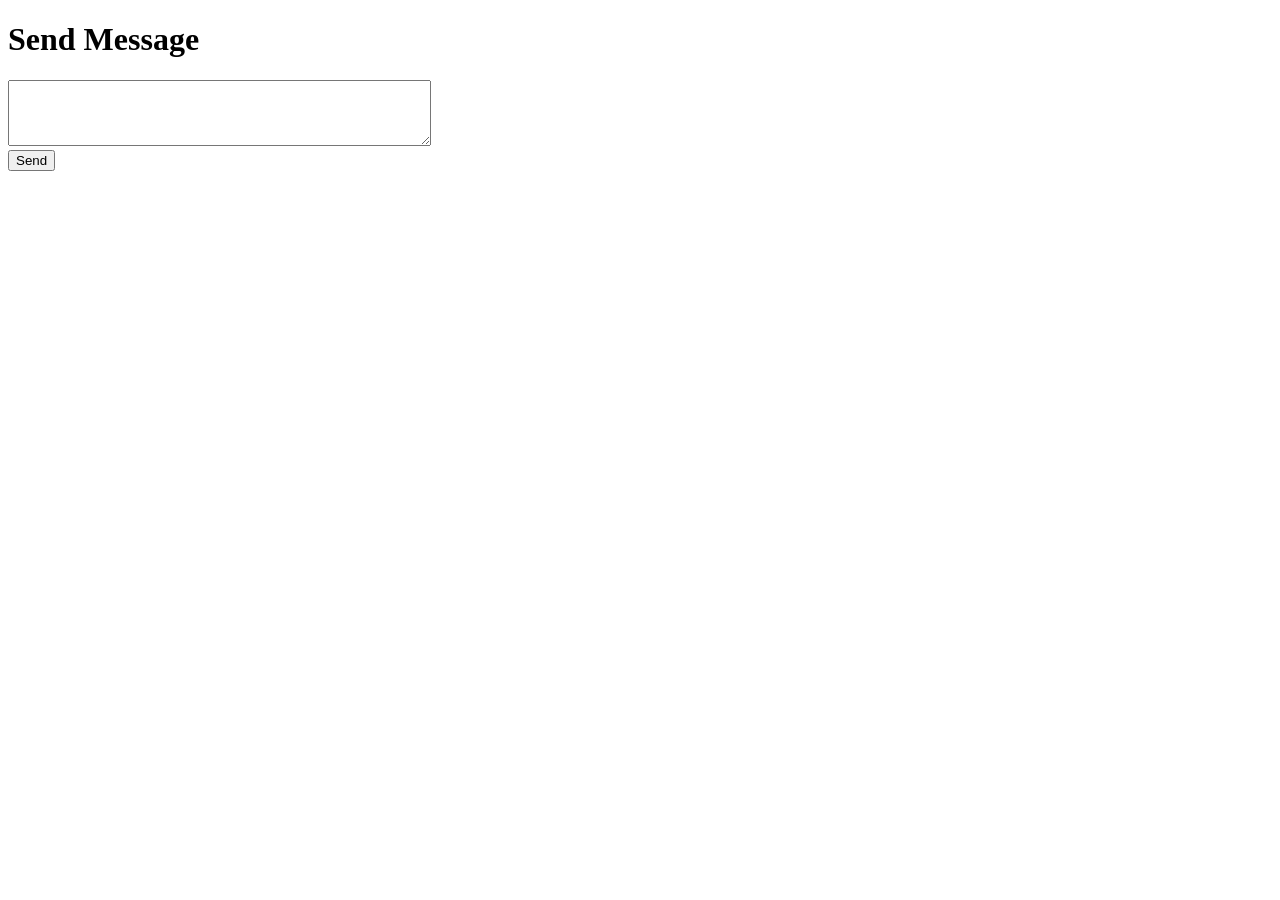
<file: Email-Send-Test.html>
<!DOCTYPE html>
<html>
<head>
  <title>Send Email via Apps Script</title>
</head>
<body>
  <h1>Send Message</h1>
  <textarea id="message" rows="4" cols="50"></textarea><br>
  <button onclick="sendMessage()">Send</button>

  <script>
    function sendMessage() {
      const message = document.getElementById('message').value;
      const url = 'https://script.google.com/macros/s/AKfycbwVnT6fixru_RiQdoTrH_sXAJEumlBGhlMWNCSwD_3AsKPFxE7krNvPM9pNFeES0rrl/exec'; // Replace with your deployed Apps Script URL

      fetch(url, {
        method: 'POST',
        contentType: 'application/json',
        body: JSON.stringify({ message: message })
      })
      .then(response => response.json())
      .then(data => {
        if(data.status === 'success') {
          alert('Email sent successfully!');
        } else {
          alert('Error: ' + data.message);
        }
      })
      .catch(error => alert('Error: ' + error));
    }
  </script>
</body>
</html>
</file>
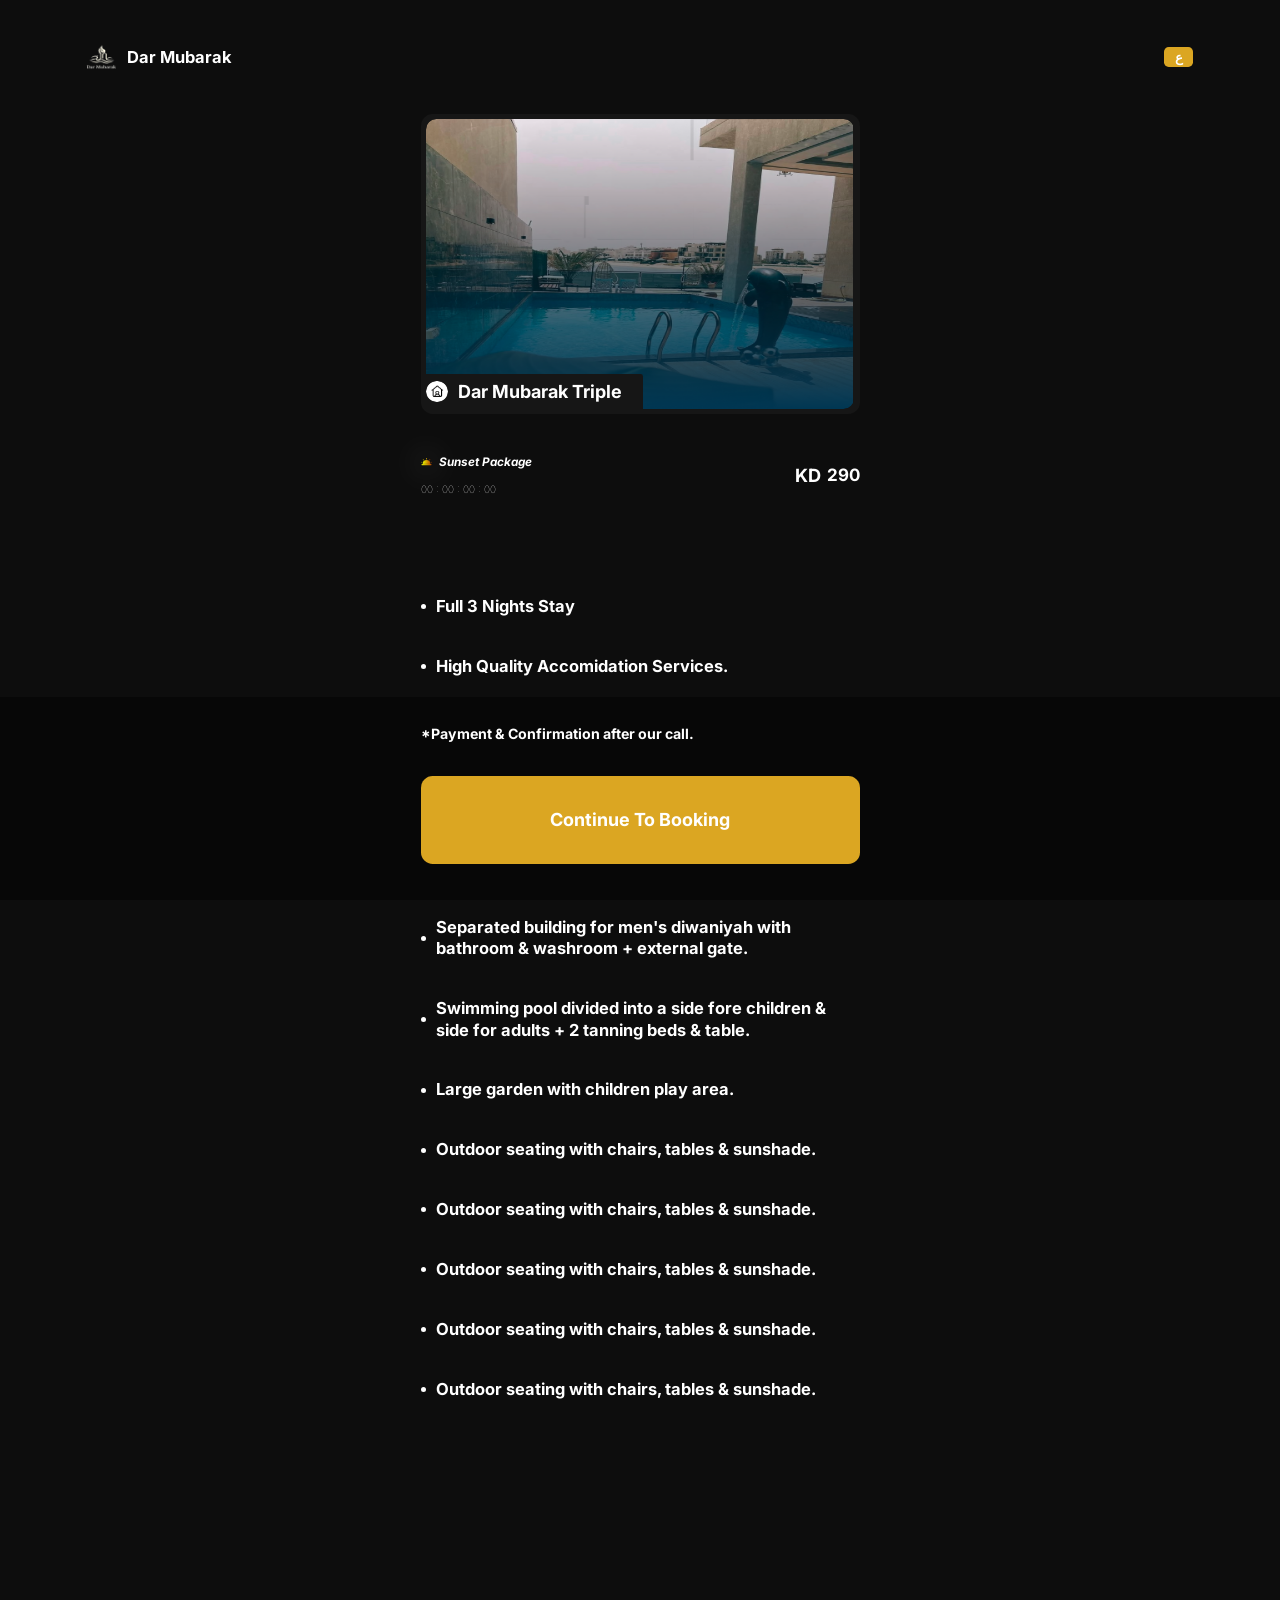
<file: review-page.html>
<!DOCTYPE html>
<html lang="en">
<head>
    <link rel="stylesheet" href="header.css">
    <meta charset="UTF-8">
        <link href="https://fonts.googleapis.com/css2?family=Noto+Sans+Arabic:wght@100..900&display=swap" rel="stylesheet">
        <link href="https://fonts.googleapis.com/css2?family=Inter:ital,opsz,wght@0,14..32,100..900;1,14..32,100..900&display=swap" rel="stylesheet">
    <meta name="viewport" content="width=device-width, initial-scale=1.0">
    <title>Review Page</title>
</head>
<body>
    
<!--Header-->
    <header class="header">

        <div class="header-items-container">





        <!--Left Side Header-->
         <a class="header-left-box" href="index.html">
            <div class="logo-mask"><img src="ImagesFolder/Logo.png" alt="Logo-Dar-Mubarak" class="header-logo" loading="lazy"></div>
            <div class="name-mask"><div class="name english" >Dar Mubarak</div></div>
         </a>     





         <!--Right Side Header-->
         <div class="header-right-box">

            <button class="language language-animation" onclick="
                
                switchLanguage();
                ">ع</button>


    </header>





<!--Service Thumbnail (Holder)-->
<section class="service-thumbnail-holder">
        <div class="service-thumbnail">
            <div class="service-icon-and-name">
                <div class="service-icon"></div>
                Dar Mubarak Triple
            </div>

        </div>

</section>





<!--Service Label-->
<div class="service-label">
        <div class="package-name-and-countdown">

            <div class="package-name-and-icon">
                <img src="ImagesFolder/Sunset-icon.png" class="package-icon">
                Sunset Package
            </div>

            <p class="countdown countdown-en">03 : 22 : 18 : 43</p>
        </div>
        <div class="package-price">
                    <p class="currency" >KD</p>
                    <div class="package-price-numbers">
                        <div class="crossed-price"></div>
                        <div class="current-price">290</div>
                    </div>
        </div>
</div>





<!--Feature Section-->
    <div class="package-features">
        <div class="package-feature1 package-feature">
            <div class="bulletpoint bulletpoint-en"></div>
            Full 3 Nights Stay
        </div>
        <div class="package-feature2 package-feature">
            <div class="bulletpoint bulletpoint-en"></div>
            High Quality Accomidation Services.
        </div>
        <div class="package-feature3 package-feature">
            <div class="bulletpoint bulletpoint-en"></div>
            Large living room with dinning table area + guest bathroom & washroom.

        </div>

        <div class="package-feature4 package-feature">
            <div class="bulletpoint bulletpoint-en"></div>
            4 Bedrooms:
        </div>
        <div class="package-feature5 package-feature">
            <div class="bulletpoint bulletpoint-en"></div>
            Fully prepared kitchen + maid room inside kitchen.
        </div>
        
        <div class="package-feature7 package-feature">
            <div class="bulletpoint bulletpoint-en"></div>
            Separated building for men's diwaniyah with bathroom & washroom + external gate.
        </div>
        <div class="package-feature8 package-feature">
            <div class="bulletpoint bulletpoint-en"></div>
            Swimming pool divided into a side fore children & side for adults + 2 tanning beds & table.
        </div>
        <div class="package-feature9 package-feature">
            <div class="bulletpoint bulletpoint-en"></div>
            Large garden with children play area.
        </div>
        <div class="package-feature10 package-feature">
            <div class="bulletpoint bulletpoint-en"></div>
            Outdoor seating with chairs, tables & sunshade.
        </div>
        <div class="package-feature11 package-feature">
            <div class="bulletpoint bulletpoint-en"></div>
            Outdoor seating with chairs, tables & sunshade.
        </div>
        <div class="package-feature12 package-feature">
            <div class="bulletpoint bulletpoint-en"></div>
            Outdoor seating with chairs, tables & sunshade.
        </div>
        <div class="package-feature13 package-feature">
            <div class="bulletpoint bulletpoint-en"></div>
            Outdoor seating with chairs, tables & sunshade.
        </div>
        <div class="package-feature14 package-feature">
            <div class="bulletpoint bulletpoint-en"></div>
            Outdoor seating with chairs, tables & sunshade.
        </div>
    </div>






<!--Review Footer-->
    <div class="review-footer">
        <div class="review-footer-container">
            <strong class = 'payment-confirmation-note'>*Payment & Confirmation after our call.</strong>
            <button class="review-cta" onclick="window.location.href='Booking-Page.html';">Continue To Booking</button>
        </div>
    </div>
    
    <div class="review-footer-padding">

    </div>
    
</body>
</html>
<style>


*{
    flex-shrink: 0;
}

body{
    font-family: Inter , sans-serif;
}

body::-webkit-scrollbar {
    opacity: 0;
    width: 8px;
    transition: 0.2s;
    border-radius: 0.5px;
}

body::-webkit-scrollbar-track {
  background: transparent; /* Color of the track */
}

body::-webkit-scrollbar-thumb {
  background: linear-gradient(
    180deg,
    rgba(255, 255, 255, 0.4) 0%,
    rgba(94, 94, 93, 0.4) 100%
  );
  border-radius: 1px; /* Rounded corners */
  opacity: 1;
}

body::-webkit-scrollbar-thumb:hover{
    cursor: pointer;
    background: linear-gradient(
    180deg,
    rgba(255, 255, 255, 0.6) 0%,
    rgba(94, 94, 93, 0.6) 100%
  );
}



.header-right-box{
    width: fit-content;
}

.service-icon-arabic{
    width: clamp(0px, 4.259vw, 21.56px);
    background-image: url(ImagesFolder/Chalet-stay-icon.png);
    background-size: 100%;
    background-repeat: no-repeat;
    height: clamp(0px, 4.259vw, 21.56px);
    border-radius: 50%;
    margin-left: clamp(0px, 2vw, 10.14px);
}

.name{
    margin-left:  clamp(0px, 1.86vw, 11.736px);
    margin-right:  clamp(0px, 1.86vw, 11.736px);
;
}

.review-footer-padding{
    height: clamp(0px , 41.09vw , 208.04px);
    width: 100vw;
}

.payment-confirmation-note{
    font-size: clamp(0px , 2.7918vw , 14.16px);
    margin-bottom: clamp(0px , 6.52vw , 33.03px);
    align-self: start;
}

.review-cta{
    width: clamp(0px , 86.5116279vw , 439.01px);
    height: clamp(0px , 17.44365vw , 88.32px);
    border-radius: clamp(0px , 2.324vw , 11.77px);
    background-color: #DBA622;
    color: white;
    font-weight: bold;
    flex-shrink: 0 ;
    margin-bottom: clamp(0px , 1.52vw , 7.70px);
    font-size: clamp(0px ,3.55vw , 18px);
    border: none;
    cursor: pointer;
    font-family: Inter;
}

.review-footer-container{
    width: clamp(0px , 86.5116279vw , 439.01px);
    height: 100%;
    display: flex;
    flex-direction: column;
    align-items: center;
    justify-content: space-between;
}

.review-footer{
    width:  100vw ;
    position: fixed;
    bottom: 0px;
    left: 0px;
    right: 0px;
    background-color: #070707;
    display: flex;
    flex-direction: column;
    align-items: center;
    justify-content: space-between;
    padding: clamp(0px , 5.58vw , 28.28px);
    box-sizing: border-box;
    height: clamp(0px , 40.09vw , 203.04px);
    z-index: 10;
    flex: 1;
}

.sub-feature{
    margin: 0px;
}

.sub-feature li{
    list-style-type: none;
    font-weight: 100;
    font-size: clamp(0px , 2.79vw , 14.14px);
    line-height: 2;
}

.bulletpoint-en{
    width: clamp(0px , 1vw , 5.07px);
    height: clamp(0px , 1vw , 5.07px);
    border-radius: 50%;
    aspect-ratio: 1/1;
    background-color: white;
    margin-right: clamp(0px , 2vw , 10.14px);
}

.bulletpoint-ar{
    width: clamp(0px , 1vw , 5.07px);
    height: clamp(0px , 1vw , 5.07px);
    border-radius: 50%;
    aspect-ratio: 1/1;
    background-color: white;
    margin-left: clamp(0px , 2vw , 10.14px);
}

.package-feature1{
    margin: 0px;
}

.package-feature{
    display: flex;
    align-items: center;
    font-weight: bold;
    font-size: clamp(0px , 3.26vw , 16.52px);
    line-height: 1.3;
    margin-top: 3vw;
}

.package-features{
    margin-top: clamp(0px , 12.625vw , 64.01px);    
    width: clamp(0px , 86.5116279vw , 439.01px);
    line-height: 3;
}

.package-value{
    display: flex;
    flex-direction: row;
    align-items: center;
    justify-content: space-between;
}

.package-price{
    display: flex;
    flex-direction: row;
    align-items: center;
    font-size: clamp(0px, 1.86vw, 9.42px);
    font-weight: bold;
}

.currency{
    width: clamp(0px, 3.25vw, 16.48px);
    font-size: clamp(0px, 3.6vw, 18.23px); 
    font-weight: bold;
}

.current-price{
    font-size: clamp(0px, 3vw, 17px);
}

.crossed-price{
    text-decoration: line-through solid white clamp(0px, 0.4vw, 2.03px);
    font-size: clamp(0px, 2.32vw, 11.76px);
}

.package-price-numbers{
    display: flex;
    flex-direction: column;
    align-items: start;
    justify-content: space-between;
    position: relative;
    z-index: 10;
    padding-left: clamp(0px , 3vw , 15.21px);
}

    .countdown-en{
        width: clamp(0px , 14.25vw , 72.18px);
        height: fit-content;
        margin: 0px;
        font-weight: 100;
        white-space: nowrap;
        font-size: clamp(0px , 2vw , 10.14px)
    }

    .countdown-ar{
        width: clamp(0px , 14.25vw , 72.18px);
        height: fit-content;
        margin: 0px;
        font-weight: 100;
        white-space: nowrap;
        font-size: clamp(0px , 2vw , 10.14px);
    }

    .package-description{
        font-size: clamp(0px , 2vw , 10.14px)
    }

    .package-name-and-icon{
        display: flex;
        align-items: center;
        font-size: clamp(0px , 2.32vw , 11.76px);
        font-weight: bold;
        font-style: italic;
    }

    .package-name-and-countdown{
        display: flex;
        flex-direction: column;
        align-items: flex-start;
        justify-content: space-between;
        line-height: 1;
        height: 100%;
    }

    .package-icon{
        width: clamp(0px, 2.3255814vw, 11.78px);
        filter: drop-shadow(0px 0px 1.3vw white);
        margin-right: clamp(0px , 1.39534884vw , 7.07px);
    }


    .service-label{
        margin-top: clamp(0px , 8.36vw , 42.39px);
        width: clamp(0px , 86.5116279vw , 439.01px);
        height: clamp(0px , 7.29vw , 36.927px);
        display: flex;
        flex-direction: row;
        align-items: center;
        justify-content: space-between;
    }

    body{
        margin: 0px;
        padding: 0px;
        font-family: Inter;
    }


    .service-thumbnail-holder{
        width: clamp(0px , 86.5116279vw , 439.01px);
        height: clamp(0px , 59.19vw , 300.39px);
        background-color: #161616;
        border-radius: clamp(0px , 2.325vw , 11.78px);
        display: flex;
        flex-direction: row;
        align-items: center;
        justify-content: center;
    }

    .service-thumbnail{
        width: clamp(0px , 84.4116279vw , 427.39px);
        height: clamp(0px , 57.19vw , 289.86px);
        background-color: #161616;
        border-radius: clamp(0px , 2.025vw , 10.26px);
        display: flex;
        flex-direction: row;
        align-items: flex-end;
        justify-content: flex-start;
        background-image: url(ImagesFolder/Dar-Mubarak-triple-thumbnail.png);
        background-repeat: no-repeat;
        background-size: 100% 100%;
        background-clip: padding-box;
    }

    .service-icon-and-name{
        height: clamp(0px , 6.978vw , 35.3785px);
        border-radius: 0px clamp(0px ,0.4772727vw , 2.41977px) 0px 0px ;
        background-color: #161616;
        font-weight: bold;
        display: flex;
        flex-direction: row;
        align-items: center;
        font-size: clamp(0px , 3.56vw , 18.03px);
        padding-right: 5%;
    }
    

    .service-icon{
        width: clamp(0px , 4.259vw , 21.56px);
        background-image: url(ImagesFolder/Chalet-stay-icon.png);
        background-size: 100%;
        background-repeat: no-repeat;
        height: clamp(0px , 4.259vw , 21.56px);
        border-radius: 50%;
        margin-right: clamp(0px , 2vw , 10.14px);
    }

    .service-icon-test{
        width: clamp(0px , 4.259vw , 21.56px);
        background-image: url(ImagesFolder/Chalet-stay-icon.png);
        background-size: 100%;
        background-repeat: no-repeat;
        height: clamp(0px , 4.259vw , 21.56px);
        border-radius: 50%;
        margin-right: clamp(0px , 2vw , 10.14px);
    }

    
    .header {
        width: clamp(0px , 100vw ,507px);
        height: clamp(0px ,22.5vw 114.075px) !important;
        left: 0px;
        right: 0px;
        background-color: #0D0D0D;
        display: flex;
        flex-direction: row;
        align-items: center;
        justify-content: center;
        top: 0px;
    }

    .package-icon-arabic{
    width: clamp(0px, 2.3255814vw, 11.78px);
    filter: drop-shadow(0px 0px 1.3vw white);
    margin-left: 1.39534884vw;
    transform: rotateY(180deg)
}
</style>

<script>

const header = document.querySelector('.header');





let countdownTimer = null; // Declare a variable to hold the interval ID

function countDownLanguage() {
  // Clear any existing countdown interval to prevent overlapping
  if (countdownTimer) {
    clearInterval(countdownTimer);
    countdownTimer = null;
  }

  const language = document.querySelector('.language').innerText;
  
  const countdownElement = document.querySelector('.countdown');

  if (countdownElement){
  // Clear previous countdown display to avoid overlap or lag
  countdownElement.innerText = '';

  // Determine the correct class and swap if needed
  if (language === 'ع') {
    if (countdownElement.classList.contains('countdown-en')) {
      countdownElement.classList.replace('countdown-en', 'countdown-ar');
    }
  } else if (language === 'EN') {
    if (countdownElement.classList.contains('countdown-ar')) {
      countdownElement.classList.replace('countdown-ar', 'countdown-en');
    }
  }

  // Use a fixed, valid target date
  const targetDate = new Date('2025-10-30T23:59:59'); // Corrected date

  function updateCountdown() {
    const now = new Date();
    const diff = targetDate - now;

    if (diff <= 0) {
      // When countdown finishes
      if (language === 'ع') {
        countdownElement.innerText = '00 : 00 : 00 : 00';
      } else if (language === 'EN') {
        countdownElement.innerText = '۰۰ : ۰۰ : ۰۰ : ۰۰'; // Arabic numerals
      }
      clearInterval(countdownTimer);
      countdownTimer = null;
      return;
    }

    const totalSeconds = Math.floor(diff / 1000);
    const days = Math.floor(totalSeconds / (3600 * 24));
    const hours = Math.floor((totalSeconds % (3600 * 24)) / 3600);
    const minutes = Math.floor((totalSeconds % 3600) / 60);
    const seconds = totalSeconds % 60;

    if (language === 'ع') {
      // Arabic display
      const dd = String(days).padStart(2, '0');
      const hh = String(hours).padStart(2, '0');
      const mm = String(minutes).padStart(2, '0');
      const ss = String(seconds).padStart(2, '0');

      countdownElement.innerText = `${dd} : ${hh} : ${mm} : ${ss}`;
    } else if (language === 'EN') {
      // English numerals
      const toArabicNumerals = (num) => {
        const arabicDigits = ['٠', '١', '٢', '٣', '٤', '٥', '٦', '٧', '٨', '٩'];
        return String(num).split('').map(d => arabicDigits[Number(d)]).join('');
      };

      const dd = toArabicNumerals(String(days).padStart(2, '0'));
      const hh = toArabicNumerals(String(hours).padStart(2, '0'));
      const mm = toArabicNumerals(String(minutes).padStart(2, '0'));
      const ss = toArabicNumerals(String(seconds).padStart(2, '0'));

      countdownElement.innerText = `${ss} : ${mm} : ${hh} : ${dd}`;
    }
  }

  // Start the countdown
  updateCountdown();

  // Restart interval and store its ID
  countdownTimer = setInterval(updateCountdown, 1000);
}}

// Example call to initialize the countdown based on current language
countDownLanguage();

// If you switch language dynamically, call countDownLanguage() again
// to reset the countdown and prevent overlapping intervals.




        const serviceNO = localStorage.getItem('serviceNo');
        console.log(serviceNO);

        const serviceElements = {
            ST : document.querySelector('.service-thumbnail'),
            SINA : document.querySelector('.service-icon-and-name'),
            SI : document.querySelector('.service-icon'),
            PNI : document.querySelector('.package-name-and-icon'),
            CrossedPrice : document.querySelector('.crossed-price'),
            CurrentPrice : document.querySelector('.current-price'),
            PF1 : document.querySelector('.package-feature1'),
            PF2 : document.querySelector('.package-feature2'),
            PF3 : document.querySelector('.package-feature3'),
            SF1 : document.querySelector('.sub-feature1'),
            PF4 : document.querySelector('.package-feature4'),
            SF2 : document.querySelector('.sub-feature2'),
            PF5 : document.querySelector('.package-feature5'),
            SF3 : document.querySelector('.sub-feature3'),
            PF6 : document.querySelector('.package-feature6'),
            PF7 : document.querySelector('.package-feature7'),
            SF4 : document.querySelector('.sub-feature4'),
            PF8: document.querySelector('.package-feature8'),
            PF9: document.querySelector('.package-feature9'),
            PF10: document.querySelector('.package-feature10'),
            PF11: document.querySelector('.package-feature11'),
            PF12: document.querySelector('.package-feature12'),
            PF13: document.querySelector('.package-feature13'),
            PF14: document.querySelector('.package-feature14'),
            PCN : document.querySelector('.payment-confirmation-note'),
            RCTA : document.querySelector('.review-cta'),
            PNC : document.querySelector('.package-name-and-countdown'),
        };
        console.log(serviceElements.SI);
        console.log(serviceElements.SI);


        if (serviceNO == 1){
        serviceElements.ST.style.backgroundImage = `url(ImagesFolder/Dar-Mubarak-triple-thumbnail.png)`;

        serviceElements.SINA.style.paddingLeft = '0%';
        serviceElements.SINA.style.paddingRight = '5%';

        serviceElements.SI.style.backgroundImage = `url(ImagesFolder/Chalet-stay-icon.png) ;`;

        serviceElements.SINA.innerHTML = `<div class="service-icon"></div> Dar Mubarak Triple`
        serviceElements.PNI.innerHTML = `<div class="package-name-and-icon"> <img src="ImagesFolder/Sunset-icon.png" class="package-icon" style="margin-left: 0px; margin-right: clamp(0px, 1.39535vw, 7.07px); "> Sunset Package</div>`
        serviceElements.CrossedPrice.innerText = ``;
        serviceElements.CurrentPrice.innerText =  `290`;

        serviceElements.PF1.style.display = 'flex';
        
        serviceElements.PF1.innerHTML = `<div class="bulletpoint bulletpoint-en"></div> Full 3 Nights Stay`;
        serviceElements.PF2.innerHTML = ` <div class="bulletpoint bulletpoint-en"></div> High Quality Accomidation Services.`;
        serviceElements.PF3.innerHTML =  `<div class="bulletpoint bulletpoint-en"></div> Large living room with sea view.`
        
        
        serviceElements.PF4.innerHTML =  `<div class="bulletpoint bulletpoint-en"></div> 8 Master Bedrooms:`;        
        serviceElements.PF5.innerHTML =  `<div class="bulletpoint bulletpoint-en"></div>Fully prepared kitchen`;

        serviceElements.PF7.innerHTML =  `<div class="bulletpoint bulletpoint-en"></div>Balconies with sea view.`;
        serviceElements.PF8.innerHTML = `<div class="bulletpoint bulletpoint-en"></div>Master bedroom for maids.`;
        serviceElements.PF9.innerHTML = `<div class="bulletpoint bulletpoint-en"></div>Backyard with children play are..`;
        serviceElements.PF10.innerHTML = `<div class="bulletpoint bulletpoint-en"></div>Functional elevator.`;
        serviceElements.PF11.innerHTML = `<div class="bulletpoint bulletpoint-en"></div>External Diwaniyah with sea view.`;
        serviceElements.PF12.innerHTML = `<div class="bulletpoint bulletpoint-en"></div>Private Swimming pool with sea view.`;
        serviceElements.PF13.innerHTML = `<div class="bulletpoint bulletpoint-en"></div>2 Outdoor Seatings with sea view.`;
        serviceElements.PF14.innerHTML = `<div class="bulletpoint bulletpoint-en"></div>Children play area with sea view.`;



        serviceElements.PNC.innerHTML = `<div class="package-name-and-countdown"><div class="package-name-and-icon"> <img src="ImagesFolder/Sunset-icon.png" class="package-icon">Sunset Package</div> <p class="countdown countdown-en">03 : 22 : 18 : 43</p>  </div>`;
    

        countDownLanguage();;
    }else if (serviceNO == 2 ){
 
        serviceElements.ST.style.backgroundImage = 'url(ImagesFolder/Service-card1-thumbnail.png)'


        serviceElements.SINA.style.paddingLeft = '0%';
        serviceElements.SINA.style.paddingRight = '5%';

        serviceElements.SINA.innerHTML = `<div class="service-icon" style = "background-image: url(ImagesFolder/custom-booking-icon.PNG)"></div> Custom Booking`;
        serviceElements.PNI.innerHTML = `<div class="package-name-and-icon"> Starter Package </div>`;
        serviceElements.CrossedPrice.innerText = ``;
        serviceElements.CurrentPrice.innerText =  ``;

        serviceElements.PF1.style.display = 'none';
        serviceElements.PF2.innerHTML = ` <div class="bulletpoint bulletpoint-en"></div> High Quality Accomidation Services.`;
        serviceElements.PF3.innerHTML =  `<div class="bulletpoint bulletpoint-en"></div> Large living room with sea view.`
        
        
        serviceElements.PF4.innerHTML =  `<div class="bulletpoint bulletpoint-en"></div> 8 Master Bedrooms:`;        
        serviceElements.PF5.innerHTML =  `<div class="bulletpoint bulletpoint-en"></div>Fully prepared kitchen`;

        serviceElements.PF7.innerHTML =  `<div class="bulletpoint bulletpoint-en"></div>Balconies with sea view.`;
        serviceElements.PF8.innerHTML = `<div class="bulletpoint bulletpoint-en"></div>Master bedroom for maids.`;
        serviceElements.PF9.innerHTML = `<div class="bulletpoint bulletpoint-en"></div>Backyard with children play are..`;
        serviceElements.PF10.innerHTML = `<div class="bulletpoint bulletpoint-en"></div>Functional elevator.`;
        serviceElements.PF11.innerHTML = `<div class="bulletpoint bulletpoint-en"></div>External Diwaniyah with sea view.`;
        serviceElements.PF12.innerHTML = `<div class="bulletpoint bulletpoint-en"></div>Private Swimming pool with sea view.`;
        serviceElements.PF13.innerHTML = `<div class="bulletpoint bulletpoint-en"></div>2 Outdoor Seatings with sea view.`;
        serviceElements.PF14.innerHTML = `<div class="bulletpoint bulletpoint-en"></div>Children play area with sea view.`;

        serviceElements.PNC.innerHTML = `<div class="package-name-and-countdown"><div class="package-name-and-icon">Starter Package</div> <p class="countdown countdown-en">Price Depends</p>  </div>`;

    }else if(serviceNO == 3){


        serviceElements.ST.style.backgroundImage = 'url(ImagesFolder/Service-card2-thumbnail.png)'


        serviceElements.SINA.style.paddingLeft = '0%';
        serviceElements.SINA.style.paddingRight = '5%';

        serviceElements.SINA.innerHTML = `<div class="service-icon" style = "background-image: url(ImagesFolder/discovery-visit-icon.png)"></div> Discovery Visit`;
        serviceElements.PNI.innerHTML = `<div class="package-name-and-icon"> Starter Package </div>`;
        serviceElements.CrossedPrice.innerText = ``;
        serviceElements.CurrentPrice.innerText =  ``;

        serviceElements.PF1.innerHTML = ``;        
        serviceElements.PF2.innerHTML = ` <div class="bulletpoint bulletpoint-en"></div> High Quality Accomidation Services.`;
        serviceElements.PF3.innerHTML =  `<div class="bulletpoint bulletpoint-en"></div> Large living room with sea view.`
        
        
        serviceElements.PF4.innerHTML =  `<div class="bulletpoint bulletpoint-en"></div> 8 Master Bedrooms:`;        
        serviceElements.PF5.innerHTML =  `<div class="bulletpoint bulletpoint-en"></div>Fully prepared kitchen`;

        serviceElements.PF7.innerHTML =  `<div class="bulletpoint bulletpoint-en"></div>Balconies with sea view.`;
        serviceElements.PF8.innerHTML = `<div class="bulletpoint bulletpoint-en"></div>Master bedroom for maids.`;
        serviceElements.PF9.innerHTML = `<div class="bulletpoint bulletpoint-en"></div>Backyard with children play are..`;
        serviceElements.PF10.innerHTML = `<div class="bulletpoint bulletpoint-en"></div>Functional elevator.`;
        serviceElements.PF11.innerHTML = `<div class="bulletpoint bulletpoint-en"></div>External Diwaniyah with sea view.`;
        serviceElements.PF12.innerHTML = `<div class="bulletpoint bulletpoint-en"></div>Private Swimming pool with sea view.`;
        serviceElements.PF13.innerHTML = `<div class="bulletpoint bulletpoint-en"></div>2 Outdoor Seatings with sea view.`;
        serviceElements.PF14.innerHTML = `<div class="bulletpoint bulletpoint-en"></div>Children play area with sea view.`;


        serviceElements.PNC.innerHTML = `<div class="package-name-and-countdown"><div class="package-name-and-icon">Starter Package</div> <p class="countdown countdown-en">Price Depends</p>  </div>`;
        }


        serviceElements.PCN.innerText = ' *Payment & Confirmation after our call.';

        serviceElements.RCTA.innerText = 'Continue To Booking';
        serviceElements.RCTA.style.fontFamily = 'Inter';











    

function currentLanguage(){

    let languageStored = JSON.parse(localStorage.getItem('previousLanguage')) || 'English';


    if (languageStored =='Arabic') {

        console.log('English is current, now switching to Arabic');


        const portfolioName = document.querySelector('.name');
        portfolioName.innerHTML = 'دار مبارك';

        const langButton = document.querySelector('.language');
        langButton.innerHTML = 'EN';

        document.body.style.direction = 'rtl';
        document.body.style.fontFamily = 'Noto Sans Arabic';

        const packagePriceA = document.querySelector('.package-price');
        packagePriceA.style.flexDirection = 'row-reverse';

        const packageIconA = document.querySelector('.package-icon');
        if(packageIconA){
        packageIconA.style.marginRight = '0px';
        packageIconA.style.marginLeft = 'clamp(0px, 1.39534884vw, 7.07px)';};

        document.querySelectorAll('.bulletpoint').forEach(element => {
        element.classList.replace('bulletpoint-en', 'bulletpoint-ar');
        });

        countDownLanguage();




        if (serviceNO == 1){
        serviceElements.ST.style.backgroundImage = `url(ImagesFolder/Dar-Mubarak-triple-thumbnail.png)`;

        serviceElements.SINA.style.paddingLeft = '5%';
        serviceElements.SINA.style.paddingRight = '0%';

        serviceElements.SI.style.backgroundImage = `url(ImagesFolder/Chalet-stay-icon.png) ;`;

        serviceElements.SINA.innerHTML = `<div class="service-icon-arabic"></div> ثلاثية دار مبارك`
        serviceElements.PNI.innerHTML = `<div class="package-name-and-icon"> <img src="ImagesFolder/Sunset-icon.png" class="package-icon-arabic" style="margin-right: 0px;  margin-left: clamp(0px, 1.39535vw, 7.07px); "></div>`
        serviceElements.CrossedPrice.innerText = ``;
        serviceElements.CurrentPrice.innerText =  `290`;

        serviceElements.PF1.style.display = 'flex';


       serviceElements.PF1.innerHTML = ``;
        serviceElements.PF2.innerHTML = ` <div class="bulletpoint bulletpoint-ar"></div> خدمات ضيافة عالية الجودة `;
        serviceElements.PF3.innerHTML =  `<div class="bulletpoint bulletpoint-ar"></div> صالة كبيرة بإطلالة بحرية. `
        
        
        serviceElements.PF4.innerHTML =  `<div class="bulletpoint bulletpoint-ar"></div> 8 غرف نوم ماستر.`;
        
        serviceElements.PF5.innerHTML =  `-مطبخ مجهز بالكامل.`;

        serviceElements.PF7.innerHTML =  `<div class="bulletpoint bulletpoint-ar"></div>بلكونات مطلة على البحر.`;
        serviceElements.PF8.innerHTML = `<div class="bulletpoint bulletpoint-ar"></div>غرفة ماستر للعاملات. `;
        serviceElements.PF9.innerHTML = `<div class="bulletpoint bulletpoint-ar"></div>حديقة خلفية مع دوارف للأطفال.`;
        serviceElements.PF10.innerHTML = `<div class="bulletpoint bulletpoint-ar"></div>مصعد.`;
        serviceElements.PF11.innerHTML = `<div class="bulletpoint bulletpoint-ar"></div>ديوانية خارجية بإطلالة بحرية.`;
        serviceElements.PF12.innerHTML = `<div class="bulletpoint bulletpoint-ar"></div>حمام سباحة برايفت مطل على البحر.`;
        serviceElements.PF13.innerHTML = `<div class="bulletpoint bulletpoint-ar"></div>جلستين خارجية مقابل البحر.`;
        serviceElements.PF14.innerHTML = `<div class="bulletpoint bulletpoint-ar"></div>ألعاب للأطفال مقابل البحر.`;




        serviceElements.PNC.innerHTML = `<div class="package-name-and-countdown"><div class="package-name-and-icon"> <img src="ImagesFolder/Sunset-icon.png" class="package-icon" style="margin-right: 0px; margin-left: clamp(0px, 1.39535vw, 7.07px); ">باقة الغروب</div> <p class="countdown countdown-ar">03 : 22 : 18 : 43</p>  </div>`;        

        countDownLanguage();;

    }else if (serviceNO == 2 ){

        serviceElements.ST.style.backgroundImage = 'url(ImagesFolder/Service-card1-thumbnail.png)';


        serviceElements.SINA.style.paddingLeft = '5%';
        serviceElements.SINA.style.paddingRight = '0%';

        serviceElements.SINA.innerHTML = `<div class="service-icon-arabic" style = "background-image: url(ImagesFolder/custom-booking-icon.PNG)"></div> حجز إختياري`;
        serviceElements.PNI.innerHTML = `<div class="package-name-and-icon"> السعر يعتمد</div>`;
        serviceElements.CrossedPrice.innerText = ``;
        serviceElements.CurrentPrice.innerText =  `--`;

       serviceElements.PF1.innerHTML = ``;
        serviceElements.PF2.innerHTML = ` <div class="bulletpoint bulletpoint-ar"></div> خدمات ضيافة عالية الجودة `;
        serviceElements.PF3.innerHTML =  `<div class="bulletpoint bulletpoint-ar"></div> صالة كبيرة بإطلالة بحرية. `
        
        
        serviceElements.PF4.innerHTML =  `<div class="bulletpoint bulletpoint-ar"></div> 8 غرف نوم ماستر.`;
        
        serviceElements.PF5.innerHTML =  `-مطبخ مجهز بالكامل.`;

        serviceElements.PF7.innerHTML =  `<div class="bulletpoint bulletpoint-ar"></div>بلكونات مطلة على البحر.`;
        serviceElements.PF8.innerHTML = `<div class="bulletpoint bulletpoint-ar"></div>غرفة ماستر للعاملات. `;
        serviceElements.PF9.innerHTML = `<div class="bulletpoint bulletpoint-ar"></div>حديقة خلفية مع دوارف للأطفال.`;
        serviceElements.PF10.innerHTML = `<div class="bulletpoint bulletpoint-ar"></div>مصعد.`;
        serviceElements.PF11.innerHTML = `<div class="bulletpoint bulletpoint-ar"></div>ديوانية خارجية بإطلالة بحرية.`;
        serviceElements.PF12.innerHTML = `<div class="bulletpoint bulletpoint-ar"></div>حمام سباحة برايفت مطل على البحر.`;
        serviceElements.PF13.innerHTML = `<div class="bulletpoint bulletpoint-ar"></div>جلستين خارجية مقابل البحر.`;
        serviceElements.PF14.innerHTML = `<div class="bulletpoint bulletpoint-ar"></div>ألعاب للأطفال مقابل البحر.`;

        serviceElements.PNC.innerHTML = `<div class="package-name-and-countdown"><div class="package-name-and-icon">باقة أساسية</div> <p class="countdown countdown-en">السعر يعتمد</p></div>`;



    } else if (serviceNO == 3){

        serviceElements.ST.style.backgroundImage = 'url(ImagesFolder/Service-card2-thumbnail.png)'


        serviceElements.SINA.style.paddingLeft = '5%';
        serviceElements.SINA.style.paddingRight = '0%';

        serviceElements.SINA.innerHTML = `<div class="service-icon-arabic" style = "background-image: url(ImagesFolder/discovery-visit-icon.png)"></div> زيارة إستكشافية `;
        serviceElements.PNI.innerHTML = `<div class="package-name-and-icon"> الباقة الرئيسية </div>`;
        serviceElements.CrossedPrice.innerText = ``;
        serviceElements.CurrentPrice.innerText =  ``;

       serviceElements.PF1.innerHTML = ``;
        serviceElements.PF2.innerHTML = ` <div class="bulletpoint bulletpoint-ar"></div> خدمات ضيافة عالية الجودة `;
        serviceElements.PF3.innerHTML =  `<div class="bulletpoint bulletpoint-ar"></div> صالة كبيرة بإطلالة بحرية. `
        
        
        serviceElements.PF4.innerHTML =  `<div class="bulletpoint bulletpoint-ar"></div> 8 غرف نوم ماستر.`;
        
        serviceElements.PF5.innerHTML =  `-مطبخ مجهز بالكامل.`;

        serviceElements.PF7.innerHTML =  `<div class="bulletpoint bulletpoint-ar"></div>بلكونات مطلة على البحر.`;
        serviceElements.PF8.innerHTML = `<div class="bulletpoint bulletpoint-ar"></div>غرفة ماستر للعاملات. `;
        serviceElements.PF9.innerHTML = `<div class="bulletpoint bulletpoint-ar"></div>حديقة خلفية مع دوارف للأطفال.`;
        serviceElements.PF10.innerHTML = `<div class="bulletpoint bulletpoint-ar"></div>مصعد.`;
        serviceElements.PF11.innerHTML = `<div class="bulletpoint bulletpoint-ar"></div>ديوانية خارجية بإطلالة بحرية.`;
        serviceElements.PF12.innerHTML = `<div class="bulletpoint bulletpoint-ar"></div>حمام سباحة برايفت مطل على البحر.`;
        serviceElements.PF13.innerHTML = `<div class="bulletpoint bulletpoint-ar"></div>جلستين خارجية مقابل البحر.`;
        serviceElements.PF14.innerHTML = `<div class="bulletpoint bulletpoint-ar"></div>ألعاب للأطفال مقابل البحر.`;

        serviceElements.PNC.innerHTML = `<div class="package-name-and-icon"> الباقة الرئيسية </div>  <p class = "package-description">--</p>`;
        }

        serviceElements.PCN.innerText = ' *الدفع و تأكيد الحجز بعد مكالمتنا معكم.';

        serviceElements.RCTA.innerText = 'الإستمرار للحجز';
        serviceElements.RCTA.style.fontFamily = 'Noto Sans Arabic';

        language = 'Arabic';
        console.log('Switched Language to Arabic');

        localStorage.setItem('previousLanguage', JSON.stringify(language));
   

    }else if (languageStored == 'English'){

        const langButton = document.querySelector('.language');
        langButton.innerHTML = 'ع';

        document.body.style.direction = 'ltr';
        document.body.style.fontFamily = 'Inter';


        const portfolioName = document.querySelector('.name');
        portfolioName.innerText = 'Dar Mubarak';

        const packagePriceA = document.querySelector('.package-price');
        packagePriceA.style.flexDirection = 'row';

        const packageIconA = document.querySelector('.package-icon');
        if (packageIconA){
        packageIconA.style.marginRight = 'clamp(0px, 1.39534884vw, 7.07px)';
        packageIconA.style.marginLeft = '0px';}

        document.querySelectorAll('.bulletpoint').forEach(element => {
        element.classList.replace('bulletpoint-ar', 'bulletpoint-en');
        });


        const serviceNO = localStorage.getItem('serviceNo');
        console.log(serviceNO);


        if (serviceNO == 1){
        serviceElements.ST.style.backgroundImage = `url(ImagesFolder/Dar-Mubarak-triple-thumbnail.png)`;

        serviceElements.SINA.style.paddingLeft = '0%';
        serviceElements.SINA.style.paddingRight = '5%';

        serviceElements.SI.style.backgroundImage = `url(ImagesFolder/Chalet-stay-icon.png) ;`;

        serviceElements.SINA.innerHTML = `<div class="service-icon"></div> Dar Mubarak Triple`
        serviceElements.PNI.innerHTML = `<div class="package-name-and-icon"> <img src="ImagesFolder/Sunset-icon.png" class="package-icon" style="margin-left: 0px; margin-right: clamp(0px, 1.39535vw, 7.07px); "> Sunset Package</div>`
        serviceElements.CrossedPrice.innerText = ``;
        serviceElements.CurrentPrice.innerText =  `290`;

        serviceElements.PF1.style.display = 'flex';
        
        serviceElements.PF1.innerHTML = `<div class="bulletpoint bulletpoint-en"></div> Full 3 Nights Stay`;
        serviceElements.PF2.innerHTML = ` <div class="bulletpoint bulletpoint-en"></div> High Quality Accomidation Services.`;
        serviceElements.PF3.innerHTML =  `<div class="bulletpoint bulletpoint-en"></div> Large living room with sea view.`
        
        
        serviceElements.PF4.innerHTML =  `<div class="bulletpoint bulletpoint-en"></div> 8 Master Bedrooms:`;        
        serviceElements.PF5.innerHTML =  `<div class="bulletpoint bulletpoint-en"></div>Fully prepared kitchen`;

        serviceElements.PF7.innerHTML =  `<div class="bulletpoint bulletpoint-en"></div>Balconies with sea view.`;
        serviceElements.PF8.innerHTML = `<div class="bulletpoint bulletpoint-en"></div>Master bedroom for maids.`;
        serviceElements.PF9.innerHTML = `<div class="bulletpoint bulletpoint-en"></div>Backyard with children play are..`;
        serviceElements.PF10.innerHTML = `<div class="bulletpoint bulletpoint-en"></div>Functional elevator.`;
        serviceElements.PF11.innerHTML = `<div class="bulletpoint bulletpoint-en"></div>External Diwaniyah with sea view.`;
        serviceElements.PF12.innerHTML = `<div class="bulletpoint bulletpoint-en"></div>Private Swimming pool with sea view.`;
        serviceElements.PF13.innerHTML = `<div class="bulletpoint bulletpoint-en"></div>2 Outdoor Seatings with sea view.`;
        serviceElements.PF14.innerHTML = `<div class="bulletpoint bulletpoint-en"></div>Children play area with sea view.`;



        serviceElements.PNC.innerHTML = `<div class="package-name-and-countdown"><div class="package-name-and-icon"> <img src="ImagesFolder/Sunset-icon.png" class="package-icon">Sunset Package</div> <p class="countdown countdown-en">03 : 22 : 18 : 43</p>  </div>`;
    

        countDownLanguage();;
    }else if (serviceNO == 2 ){
 
        serviceElements.ST.style.backgroundImage = 'url(ImagesFolder/Service-card1-thumbnail.png)'


        serviceElements.SINA.style.paddingLeft = '0%';
        serviceElements.SINA.style.paddingRight = '5%';

        serviceElements.SINA.innerHTML = `<div class="service-icon" style = "background-image: url(ImagesFolder/custom-booking-icon.PNG)"></div> Custom Booking`;
        serviceElements.PNI.innerHTML = `<div class="package-name-and-icon"> Starter Package </div>`;
        serviceElements.CrossedPrice.innerText = ``;
        serviceElements.CurrentPrice.innerText =  ``;

        serviceElements.PF1.style.display = 'none';
        serviceElements.PF2.innerHTML = ` <div class="bulletpoint bulletpoint-en"></div> High Quality Accomidation Services.`;
        serviceElements.PF3.innerHTML =  `<div class="bulletpoint bulletpoint-en"></div> Large living room with sea view.`
        
        
        serviceElements.PF4.innerHTML =  `<div class="bulletpoint bulletpoint-en"></div> 8 Master Bedrooms:`;        
        serviceElements.PF5.innerHTML =  `<div class="bulletpoint bulletpoint-en"></div>Fully prepared kitchen`;

        serviceElements.PF7.innerHTML =  `<div class="bulletpoint bulletpoint-en"></div>Balconies with sea view.`;
        serviceElements.PF8.innerHTML = `<div class="bulletpoint bulletpoint-en"></div>Master bedroom for maids.`;
        serviceElements.PF9.innerHTML = `<div class="bulletpoint bulletpoint-en"></div>Backyard with children play are..`;
        serviceElements.PF10.innerHTML = `<div class="bulletpoint bulletpoint-en"></div>Functional elevator.`;
        serviceElements.PF11.innerHTML = `<div class="bulletpoint bulletpoint-en"></div>External Diwaniyah with sea view.`;
        serviceElements.PF12.innerHTML = `<div class="bulletpoint bulletpoint-en"></div>Private Swimming pool with sea view.`;
        serviceElements.PF13.innerHTML = `<div class="bulletpoint bulletpoint-en"></div>2 Outdoor Seatings with sea view.`;
        serviceElements.PF14.innerHTML = `<div class="bulletpoint bulletpoint-en"></div>Children play area with sea view.`;

        serviceElements.PNC.innerHTML = `<div class="package-name-and-countdown"><div class="package-name-and-icon">Starter Package</div> <p class="countdown countdown-en">Price Depends</p>  </div>`;

    }else if(serviceNO == 3){


        serviceElements.ST.style.backgroundImage = 'url(ImagesFolder/Service-card2-thumbnail.png)'


        serviceElements.SINA.style.paddingLeft = '0%';
        serviceElements.SINA.style.paddingRight = '5%';

        serviceElements.SINA.innerHTML = `<div class="service-icon" style = "background-image: url(ImagesFolder/discovery-visit-icon.png)"></div> Discovery Visit`;
        serviceElements.PNI.innerHTML = `<div class="package-name-and-icon"> Starter Package </div>`;
        serviceElements.CrossedPrice.innerText = ``;
        serviceElements.CurrentPrice.innerText =  ``;

        serviceElements.PF1.innerHTML = ``;        
        serviceElements.PF2.innerHTML = ` <div class="bulletpoint bulletpoint-en"></div> High Quality Accomidation Services.`;
        serviceElements.PF3.innerHTML =  `<div class="bulletpoint bulletpoint-en"></div> Large living room with sea view.`
        
        
        serviceElements.PF4.innerHTML =  `<div class="bulletpoint bulletpoint-en"></div> 8 Master Bedrooms:`;        
        serviceElements.PF5.innerHTML =  `<div class="bulletpoint bulletpoint-en"></div>Fully prepared kitchen`;

        serviceElements.PF7.innerHTML =  `<div class="bulletpoint bulletpoint-en"></div>Balconies with sea view.`;
        serviceElements.PF8.innerHTML = `<div class="bulletpoint bulletpoint-en"></div>Master bedroom for maids.`;
        serviceElements.PF9.innerHTML = `<div class="bulletpoint bulletpoint-en"></div>Backyard with children play are..`;
        serviceElements.PF10.innerHTML = `<div class="bulletpoint bulletpoint-en"></div>Functional elevator.`;
        serviceElements.PF11.innerHTML = `<div class="bulletpoint bulletpoint-en"></div>External Diwaniyah with sea view.`;
        serviceElements.PF12.innerHTML = `<div class="bulletpoint bulletpoint-en"></div>Private Swimming pool with sea view.`;
        serviceElements.PF13.innerHTML = `<div class="bulletpoint bulletpoint-en"></div>2 Outdoor Seatings with sea view.`;
        serviceElements.PF14.innerHTML = `<div class="bulletpoint bulletpoint-en"></div>Children play area with sea view.`;


        serviceElements.PNC.innerHTML = `<div class="package-name-and-countdown"><div class="package-name-and-icon">Starter Package</div> <p class="countdown countdown-en">Price Depends</p>  </div>`;
        }


        serviceElements.PCN.innerText = ' *Payment & Confirmation after our call.';

        serviceElements.RCTA.innerText = 'Continue To Booking';
        serviceElements.RCTA.style.fontFamily = 'Inter';


        language = 'English';
        console.log('Switched Language to English');

        localStorage.setItem('previousLanguage', JSON.stringify(language));



        console.log('English is the current language');

    }};


currentLanguage();






    const langButton = document.querySelector('.language');
    const savedCharacter = langButton.innerText;
    console.log ('SAVED : ' + savedCharacter)

    localStorage.setItem('savedCharacter' ,savedCharacter)













function switchLanguage(){

    const langButton = document.querySelector('.language');

    console.log(langButton.innerHTML)

    if (langButton.innerHTML == 'ع') {

        console.log('English is current, now switching to Arabic');
        const langButton = document.querySelector('.language');
        langButton.innerHTML = 'EN';

        document.body.style.direction = 'rtl';
        document.body.style.fontFamily = 'Noto Sans Arabic';

        const nameA = document.querySelector('.name');
        nameA.innerText = 'دار مبارك';

        const packagePriceA = document.querySelector('.package-price');
        packagePriceA.style.flexDirection = 'row-reverse';

        const packageIconA = document.querySelector('.package-icon');
        if(packageIconA){
        packageIconA.style.marginRight = '0px';
        packageIconA.style.marginLeft = 'clamp(0px, 1.39534884vw, 7.07px)';};

        document.querySelectorAll('.bulletpoint').forEach(element => {
        element.classList.replace('bulletpoint-en', 'bulletpoint-ar');
        });




        if (serviceNO == 1){
        serviceElements.ST.style.backgroundImage = `url(ImagesFolder/Dar-Mubarak-triple-thumbnail.png)`;

        serviceElements.SINA.style.paddingLeft = '5%';
        serviceElements.SINA.style.paddingRight = '0%';

        serviceElements.SI.style.backgroundImage = `url(ImagesFolder/Chalet-stay-icon.png) ;`;

        serviceElements.SINA.innerHTML = `<div class="service-icon-arabic"></div> ثلاثية دار مبارك`
        serviceElements.PNI.innerHTML = `<div class="package-name-and-icon"> <img src="ImagesFolder/Sunset-icon.png" class="package-icon-arabic" style="margin-right: 0px;  margin-left: clamp(0px, 1.39535vw, 7.07px); "></div>`
        serviceElements.CrossedPrice.innerText = ``;
        serviceElements.CurrentPrice.innerText =  `290`;

        serviceElements.PF1.style.display = 'flex';


       serviceElements.PF1.innerHTML = ``;
        serviceElements.PF2.innerHTML = ` <div class="bulletpoint bulletpoint-ar"></div> خدمات ضيافة عالية الجودة `;
        serviceElements.PF3.innerHTML =  `<div class="bulletpoint bulletpoint-ar"></div> صالة كبيرة بإطلالة بحرية. `
        
        
        serviceElements.PF4.innerHTML =  `<div class="bulletpoint bulletpoint-ar"></div> 8 غرف نوم ماستر.`;
        
        serviceElements.PF5.innerHTML =  `-مطبخ مجهز بالكامل.`;

        serviceElements.PF7.innerHTML =  `<div class="bulletpoint bulletpoint-ar"></div>بلكونات مطلة على البحر.`;
        serviceElements.PF8.innerHTML = `<div class="bulletpoint bulletpoint-ar"></div>غرفة ماستر للعاملات. `;
        serviceElements.PF9.innerHTML = `<div class="bulletpoint bulletpoint-ar"></div>حديقة خلفية مع دوارف للأطفال.`;
        serviceElements.PF10.innerHTML = `<div class="bulletpoint bulletpoint-ar"></div>مصعد.`;
        serviceElements.PF11.innerHTML = `<div class="bulletpoint bulletpoint-ar"></div>ديوانية خارجية بإطلالة بحرية.`;
        serviceElements.PF12.innerHTML = `<div class="bulletpoint bulletpoint-ar"></div>حمام سباحة برايفت مطل على البحر.`;
        serviceElements.PF13.innerHTML = `<div class="bulletpoint bulletpoint-ar"></div>جلستين خارجية مقابل البحر.`;
        serviceElements.PF14.innerHTML = `<div class="bulletpoint bulletpoint-ar"></div>ألعاب للأطفال مقابل البحر.`;




        serviceElements.PNC.innerHTML = `<div class="package-name-and-countdown"><div class="package-name-and-icon"> <img src="ImagesFolder/Sunset-icon.png" class="package-icon" style="margin-right: 0px; margin-left: clamp(0px, 1.39535vw, 7.07px); ">باقة الغروب</div> <p class="countdown countdown-ar">03 : 22 : 18 : 43</p>  </div>`;        

        countDownLanguage();;

    }else if (serviceNO == 2 ){

        serviceElements.ST.style.backgroundImage = 'url(ImagesFolder/Service-card1-thumbnail.png)';


        serviceElements.SINA.style.paddingLeft = '5%';
        serviceElements.SINA.style.paddingRight = '0%';

        serviceElements.SINA.innerHTML = `<div class="service-icon-arabic" style = "background-image: url(ImagesFolder/custom-booking-icon.PNG)"></div> حجز إختياري`;
        serviceElements.PNI.innerHTML = `<div class="package-name-and-icon"> السعر يعتمد</div>`;
        serviceElements.CrossedPrice.innerText = ``;
        serviceElements.CurrentPrice.innerText =  `--`;

       serviceElements.PF1.innerHTML = ``;
        serviceElements.PF2.innerHTML = ` <div class="bulletpoint bulletpoint-ar"></div> خدمات ضيافة عالية الجودة `;
        serviceElements.PF3.innerHTML =  `<div class="bulletpoint bulletpoint-ar"></div> صالة كبيرة بإطلالة بحرية. `
        
        
        serviceElements.PF4.innerHTML =  `<div class="bulletpoint bulletpoint-ar"></div> 8 غرف نوم ماستر.`;
        
        serviceElements.PF5.innerHTML =  `-مطبخ مجهز بالكامل.`;

        serviceElements.PF7.innerHTML =  `<div class="bulletpoint bulletpoint-ar"></div>بلكونات مطلة على البحر.`;
        serviceElements.PF8.innerHTML = `<div class="bulletpoint bulletpoint-ar"></div>غرفة ماستر للعاملات. `;
        serviceElements.PF9.innerHTML = `<div class="bulletpoint bulletpoint-ar"></div>حديقة خلفية مع دوارف للأطفال.`;
        serviceElements.PF10.innerHTML = `<div class="bulletpoint bulletpoint-ar"></div>مصعد.`;
        serviceElements.PF11.innerHTML = `<div class="bulletpoint bulletpoint-ar"></div>ديوانية خارجية بإطلالة بحرية.`;
        serviceElements.PF12.innerHTML = `<div class="bulletpoint bulletpoint-ar"></div>حمام سباحة برايفت مطل على البحر.`;
        serviceElements.PF13.innerHTML = `<div class="bulletpoint bulletpoint-ar"></div>جلستين خارجية مقابل البحر.`;
        serviceElements.PF14.innerHTML = `<div class="bulletpoint bulletpoint-ar"></div>ألعاب للأطفال مقابل البحر.`;

        serviceElements.PNC.innerHTML = `<div class="package-name-and-countdown"><div class="package-name-and-icon">باقة أساسية</div> <p class="countdown countdown-en">السعر يعتمد</p></div>`;



    } else if (serviceNO == 3){

        serviceElements.ST.style.backgroundImage = 'url(ImagesFolder/Service-card2-thumbnail.png)'


        serviceElements.SINA.style.paddingLeft = '5%';
        serviceElements.SINA.style.paddingRight = '0%';

        serviceElements.SINA.innerHTML = `<div class="service-icon-arabic" style = "background-image: url(ImagesFolder/discovery-visit-icon.png)"></div> زيارة إستكشافية `;
        serviceElements.PNI.innerHTML = `<div class="package-name-and-icon"> الباقة الرئيسية </div>`;
        serviceElements.CrossedPrice.innerText = ``;
        serviceElements.CurrentPrice.innerText =  ``;

       serviceElements.PF1.innerHTML = ``;
        serviceElements.PF2.innerHTML = ` <div class="bulletpoint bulletpoint-ar"></div> خدمات ضيافة عالية الجودة `;
        serviceElements.PF3.innerHTML =  `<div class="bulletpoint bulletpoint-ar"></div> صالة كبيرة بإطلالة بحرية. `
        
        
        serviceElements.PF4.innerHTML =  `<div class="bulletpoint bulletpoint-ar"></div> 8 غرف نوم ماستر.`;
        
        serviceElements.PF5.innerHTML =  `-مطبخ مجهز بالكامل.`;

        serviceElements.PF7.innerHTML =  `<div class="bulletpoint bulletpoint-ar"></div>بلكونات مطلة على البحر.`;
        serviceElements.PF8.innerHTML = `<div class="bulletpoint bulletpoint-ar"></div>غرفة ماستر للعاملات. `;
        serviceElements.PF9.innerHTML = `<div class="bulletpoint bulletpoint-ar"></div>حديقة خلفية مع دوارف للأطفال.`;
        serviceElements.PF10.innerHTML = `<div class="bulletpoint bulletpoint-ar"></div>مصعد.`;
        serviceElements.PF11.innerHTML = `<div class="bulletpoint bulletpoint-ar"></div>ديوانية خارجية بإطلالة بحرية.`;
        serviceElements.PF12.innerHTML = `<div class="bulletpoint bulletpoint-ar"></div>حمام سباحة برايفت مطل على البحر.`;
        serviceElements.PF13.innerHTML = `<div class="bulletpoint bulletpoint-ar"></div>جلستين خارجية مقابل البحر.`;
        serviceElements.PF14.innerHTML = `<div class="bulletpoint bulletpoint-ar"></div>ألعاب للأطفال مقابل البحر.`;

        serviceElements.PNC.innerHTML = `<div class="package-name-and-icon"> الباقة الرئيسية </div>  <p class = "package-description">--</p>`;
        }



        serviceElements.PCN.innerText = ' *الدفع و تأكيد الحجز بعد مكالمتنا معكم.';

        serviceElements.RCTA.innerText = 'الإستمرار للحجز';
        serviceElements.RCTA.style.fontFamily = 'Noto Sans Arabic';


        language = 'Arabic';
        console.log('Switched Language to Arabic');

        localStorage.setItem('previousLanguage', JSON.stringify(language));

    
    }else if (langButton.innerHTML == 'EN'){
        const langButton = document.querySelector('.language');
        langButton.innerHTML = 'ع';

        document.body.style.direction = 'ltr';
        document.body.style.fontFamily = 'Inter';



        const nameA = document.querySelector('.name');
        nameA.innerText = 'Dar Mubarak';

        const packagePriceA = document.querySelector('.package-price');
        packagePriceA.style.flexDirection = 'row';

        const packageIconA = document.querySelector('.package-icon');
        if (packageIconA){
        packageIconA.style.marginRight = 'clamp(0px, 1.39534884vw, 7.07px)';
        packageIconA.style.marginLeft = '0px';}

        document.querySelectorAll('.bulletpoint').forEach(element => {
        element.classList.replace('bulletpoint-ar', 'bulletpoint-en');
        });


        const serviceNO = localStorage.getItem('serviceNo');
        console.log(serviceNO);


        if (serviceNO == 1){
        serviceElements.ST.style.backgroundImage = `url(ImagesFolder/Dar-Mubarak-triple-thumbnail.png)`;

        serviceElements.SINA.style.paddingLeft = '0%';
        serviceElements.SINA.style.paddingRight = '5%';

        serviceElements.SI.style.backgroundImage = `url(ImagesFolder/Chalet-stay-icon.png) ;`;

        serviceElements.SINA.innerHTML = `<div class="service-icon"></div> Dar Mubarak Triple`
        serviceElements.PNI.innerHTML = `<div class="package-name-and-icon"> <img src="ImagesFolder/Sunset-icon.png" class="package-icon" style="margin-left: 0px; margin-right: clamp(0px, 1.39535vw, 7.07px); "> Sunset Package</div>`
        serviceElements.CrossedPrice.innerText = ``;
        serviceElements.CurrentPrice.innerText =  `290`;

        serviceElements.PF1.style.display = 'flex';
        
        serviceElements.PF1.innerHTML = `<div class="bulletpoint bulletpoint-en"></div> Full 3 Nights Stay`;
        serviceElements.PF2.innerHTML = ` <div class="bulletpoint bulletpoint-en"></div> High Quality Accomidation Services.`;
        serviceElements.PF3.innerHTML =  `<div class="bulletpoint bulletpoint-en"></div> Large living room with sea view.`
        
        
        serviceElements.PF4.innerHTML =  `<div class="bulletpoint bulletpoint-en"></div> 8 Master Bedrooms:`;        
        serviceElements.PF5.innerHTML =  `<div class="bulletpoint bulletpoint-en"></div>Fully prepared kitchen`;

        serviceElements.PF7.innerHTML =  `<div class="bulletpoint bulletpoint-en"></div>Balconies with sea view.`;
        serviceElements.PF8.innerHTML = `<div class="bulletpoint bulletpoint-en"></div>Master bedroom for maids.`;
        serviceElements.PF9.innerHTML = `<div class="bulletpoint bulletpoint-en"></div>Backyard with children play are..`;
        serviceElements.PF10.innerHTML = `<div class="bulletpoint bulletpoint-en"></div>Functional elevator.`;
        serviceElements.PF11.innerHTML = `<div class="bulletpoint bulletpoint-en"></div>External Diwaniyah with sea view.`;
        serviceElements.PF12.innerHTML = `<div class="bulletpoint bulletpoint-en"></div>Private Swimming pool with sea view.`;
        serviceElements.PF13.innerHTML = `<div class="bulletpoint bulletpoint-en"></div>2 Outdoor Seatings with sea view.`;
        serviceElements.PF14.innerHTML = `<div class="bulletpoint bulletpoint-en"></div>Children play area with sea view.`;



        serviceElements.PNC.innerHTML = `<div class="package-name-and-countdown"><div class="package-name-and-icon"> <img src="ImagesFolder/Sunset-icon.png" class="package-icon">Sunset Package</div> <p class="countdown countdown-en">03 : 22 : 18 : 43</p>  </div>`;
    

        countDownLanguage();;
    }else if (serviceNO == 2 ){
 
        serviceElements.ST.style.backgroundImage = 'url(ImagesFolder/Service-card1-thumbnail.png)'


        serviceElements.SINA.style.paddingLeft = '0%';
        serviceElements.SINA.style.paddingRight = '5%';

        serviceElements.SINA.innerHTML = `<div class="service-icon" style = "background-image: url(ImagesFolder/custom-booking-icon.PNG)"></div> Custom Booking`;
        serviceElements.PNI.innerHTML = `<div class="package-name-and-icon"> Starter Package </div>`;
        serviceElements.CrossedPrice.innerText = ``;
        serviceElements.CurrentPrice.innerText =  ``;

        serviceElements.PF1.style.display = 'none';
        serviceElements.PF2.innerHTML = ` <div class="bulletpoint bulletpoint-en"></div> High Quality Accomidation Services.`;
        serviceElements.PF3.innerHTML =  `<div class="bulletpoint bulletpoint-en"></div> Large living room with sea view.`
        
        
        serviceElements.PF4.innerHTML =  `<div class="bulletpoint bulletpoint-en"></div> 8 Master Bedrooms:`;        
        serviceElements.PF5.innerHTML =  `<div class="bulletpoint bulletpoint-en"></div>Fully prepared kitchen`;

        serviceElements.PF7.innerHTML =  `<div class="bulletpoint bulletpoint-en"></div>Balconies with sea view.`;
        serviceElements.PF8.innerHTML = `<div class="bulletpoint bulletpoint-en"></div>Master bedroom for maids.`;
        serviceElements.PF9.innerHTML = `<div class="bulletpoint bulletpoint-en"></div>Backyard with children play are..`;
        serviceElements.PF10.innerHTML = `<div class="bulletpoint bulletpoint-en"></div>Functional elevator.`;
        serviceElements.PF11.innerHTML = `<div class="bulletpoint bulletpoint-en"></div>External Diwaniyah with sea view.`;
        serviceElements.PF12.innerHTML = `<div class="bulletpoint bulletpoint-en"></div>Private Swimming pool with sea view.`;
        serviceElements.PF13.innerHTML = `<div class="bulletpoint bulletpoint-en"></div>2 Outdoor Seatings with sea view.`;
        serviceElements.PF14.innerHTML = `<div class="bulletpoint bulletpoint-en"></div>Children play area with sea view.`;

        serviceElements.PNC.innerHTML = `<div class="package-name-and-countdown"><div class="package-name-and-icon">Starter Package</div> <p class="countdown countdown-en">Price Depends</p>  </div>`;

    }else if(serviceNO == 3){


        serviceElements.ST.style.backgroundImage = 'url(ImagesFolder/Service-card2-thumbnail.png)'


        serviceElements.SINA.style.paddingLeft = '0%';
        serviceElements.SINA.style.paddingRight = '5%';

        serviceElements.SINA.innerHTML = `<div class="service-icon" style = "background-image: url(ImagesFolder/discovery-visit-icon.png)"></div> Discovery Visit`;
        serviceElements.PNI.innerHTML = `<div class="package-name-and-icon"> Starter Package </div>`;
        serviceElements.CrossedPrice.innerText = ``;
        serviceElements.CurrentPrice.innerText =  ``;

        serviceElements.PF1.innerHTML = ``;        
        serviceElements.PF2.innerHTML = ` <div class="bulletpoint bulletpoint-en"></div> High Quality Accomidation Services.`;
        serviceElements.PF3.innerHTML =  `<div class="bulletpoint bulletpoint-en"></div> Large living room with sea view.`
        
        
        serviceElements.PF4.innerHTML =  `<div class="bulletpoint bulletpoint-en"></div> 8 Master Bedrooms:`;        
        serviceElements.PF5.innerHTML =  `<div class="bulletpoint bulletpoint-en"></div>Fully prepared kitchen`;

        serviceElements.PF7.innerHTML =  `<div class="bulletpoint bulletpoint-en"></div>Balconies with sea view.`;
        serviceElements.PF8.innerHTML = `<div class="bulletpoint bulletpoint-en"></div>Master bedroom for maids.`;
        serviceElements.PF9.innerHTML = `<div class="bulletpoint bulletpoint-en"></div>Backyard with children play are..`;
        serviceElements.PF10.innerHTML = `<div class="bulletpoint bulletpoint-en"></div>Functional elevator.`;
        serviceElements.PF11.innerHTML = `<div class="bulletpoint bulletpoint-en"></div>External Diwaniyah with sea view.`;
        serviceElements.PF12.innerHTML = `<div class="bulletpoint bulletpoint-en"></div>Private Swimming pool with sea view.`;
        serviceElements.PF13.innerHTML = `<div class="bulletpoint bulletpoint-en"></div>2 Outdoor Seatings with sea view.`;
        serviceElements.PF14.innerHTML = `<div class="bulletpoint bulletpoint-en"></div>Children play area with sea view.`;


        serviceElements.PNC.innerHTML = `<div class="package-name-and-countdown"><div class="package-name-and-icon">Starter Package</div> <p class="countdown countdown-en">Price Depends</p>  </div>`;
        }


        serviceElements.PCN.innerText = ' *Payment & Confirmation after our call.';

        serviceElements.RCTA.innerText = 'Continue To Booking';
        serviceElements.RCTA.style.fontFamily = 'Inter';


        language = 'English';
        console.log('Switched Language to English');

        localStorage.setItem('previousLanguage', JSON.stringify(language));

}};          










</script>







</script>
</file>
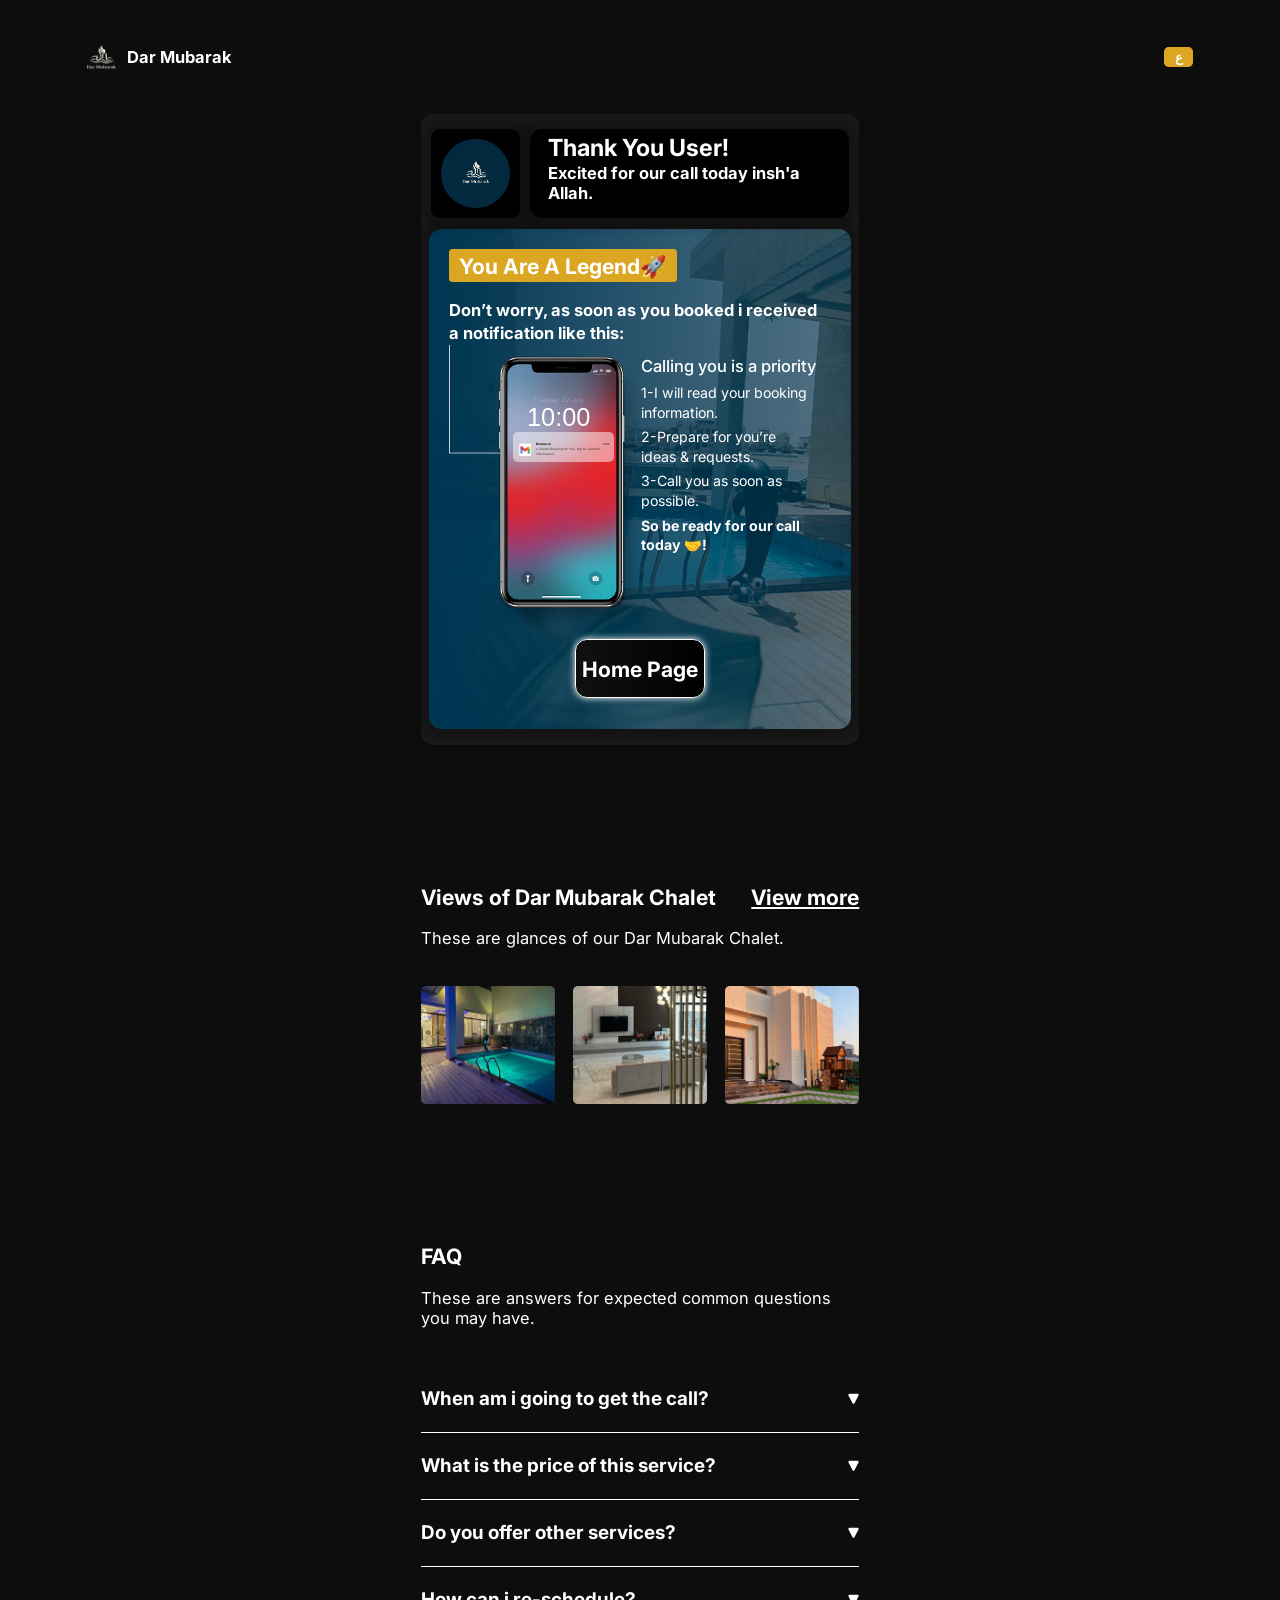
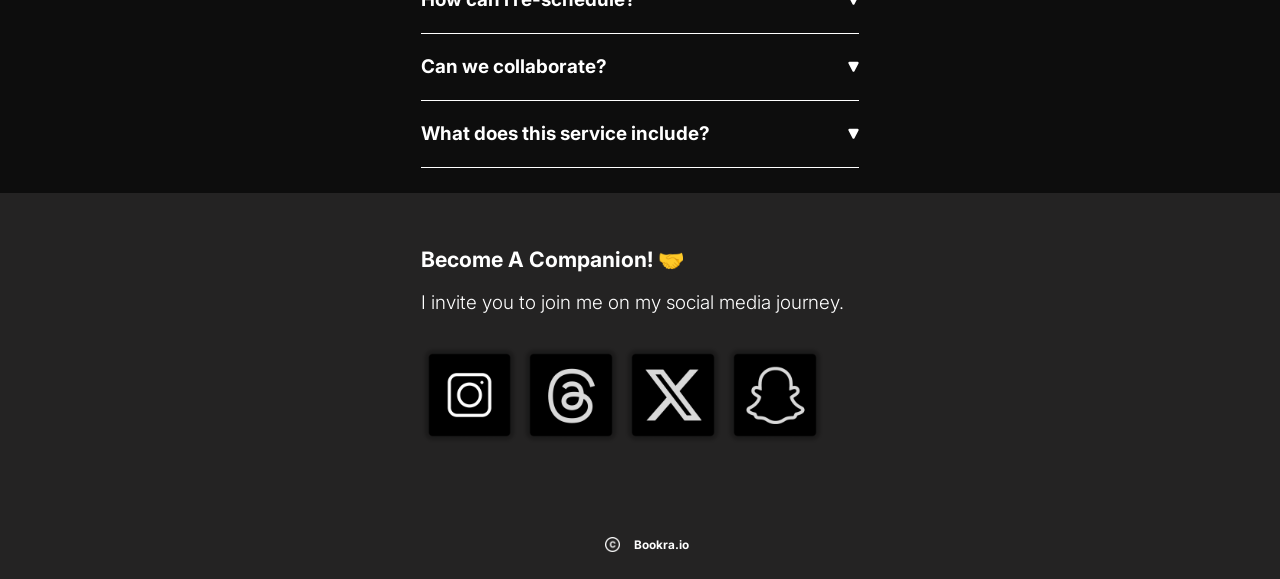
<file: the-thank-you-page.html>
<!DOCTYPE html>
<html lang="en">
<head>
    <link rel="stylesheet" href="thank-you.css">
    <meta charset="UTF-8">
    <meta name="viewport" content="width=device-width, initial-scale=1.0">
    <title>Thank You!</title>
</head>
<body>
    <!DOCTYPE html>
<html lang="en">
<head>
    <link rel="preconnect" href="https://fonts.googleapis.com">
    <link rel="preconnect" href="https://fonts.gstatic.com" crossorigin>
    <link href="https://fonts.googleapis.com/css2?family=Noto+Sans+Arabic:wght@100..900&display=swap" rel="stylesheet">
    <link rel="stylesheet" href="header.css">
    <link rel="stylesheet" href="thank-you.css">
    <link rel="preconnect" href="https://fonts.googleapis.com">
    <link rel="preconnect" href="https://fonts.gstatic.com" crossorigin>
    <link href="https://fonts.googleapis.com/css2?family=Inter:ital,opsz,wght@0,14..32,100..900;1,14..32,100..900&display=swap" rel="stylesheet">
    <meta charset="UTF-8">
    <meta name="viewport" content="width=device-width, initial-scale=1.0">
    <title>Dar Mubarak | Chalet</title>
</head>
<body class="body">

<!--Header-->
    <header class="header">

        <div class="header-items-container">





        <!--Left Side Header-->
         <a class="header-left-box" href="index.html">
            <div class="logo-mask"><img src="ImagesFolder/Logo.png" alt="Logo-Dar-Mubarak" class="header-logo" loading="lazy"></div>
            <div class="name-mask"><div class="name english" >Dar Mubarak</div></div>
         </a>     






        <!--Right Side Header-->
         <div class="header-right-box">

            <button class="language language-animation" onclick="
                
                switchLanguage();
                ">ع</button>
         </div>

        </div>

        <!--Hamburger Menu for Thank you page coming soon Insh'a Allah-->


    </header>





<!--Hero Section (Bed)-->
<div class="hero-bed">





    <!--Hero Section Info (Top)-->
    <div class="hero-info">
            <div class="hero-info-image">
                <img src="ImagesFolder/info-image.PNG" class="info-image">
            </div>

            <div class="hero-info-text-card">
                <div class="name-and-role">
                    <h1 class="role">Thank You User!</h1>
                    <p class="info-name">Excited for our call today insh'a Allah.</p>
                </div>
            </div>
    </div>


    


    <!--Hero Section Main-->
    <div class="hero-main">
                   <div class="thumbnail-ty">
                <div class="compliment">You Are A Legend🚀</div>
                <div class="re-assurance-statement">Don’t worry, as soon as you booked i received a  notification like this:</div>
                <div class="thank-you-hero-mid-section">
                <div class="thank-you-mockup-container">  
                    <div class="lock-screen-personalized-text">
                        <div class="lock-screen-time-small" ></div>
                        <div class="lock-screen-date">Tuesday, 22 July</div>
                        <div class="lock-screen-time-large">10:00</div>  
                        <div class="lock-screen-email-notification">
                            <div class="email-logo">
                                <img src="ImagesFolder/gmail-logo.png" class="gmail-logo">
                            </div>
                            <div class="email-content">
                                <div class="email-sender-and-time">
                                    <div class="email-sender">Bookra.io</div>
                                    <div class="email-time">now</div>
                                </div>
                                <div class="email-subject"></div>
                                <div class="email-message">a Chalet Booking for You, tap to view full information.</div>
                            </div>
                        </div>

                    </div>

                    <img src="ImagesFolder/thank-you-mockup.png" alt="" class="thank-you-mockup">
                </div>
                <div class="call-text">
                    <p class="call-text-title">Calling you is a priority</p>
                    <p class="call-text-step-one">1-I will read your booking information.</p>
                    <p class="call-text-step-two">2-Prepare for you’re ideas & requests.</p>
                    <p class="call-text-step-three">3-Call you as soon as possible.</p>
                    <p class="call-text-be-ready">So be ready for our call today 🤝!</p>
                </div>
                </div>
            </div>

        <div class="hero-main-cta">
            <button class="black-cta-modified" onclick="window.location.href='index.html'; let serviceNo = 1 ; let mainPageService = '.service-pick-option1'; let mainPageServiceContainer  = '.service1-based-container'; localStorage.setItem('serviceNo',serviceNo);  localStorage.setItem('mainPageService',mainPageService);  localStorage.setItem('mainPageServiceContainer',mainPageServiceContainer);">Home Page</button>
        </div>
    </div>





</div>





    <!--Previous Samples Section-->
    <section class="previous-samples-section">
        <div class="sample-section-text">
            <div class="sample-section-title-and-link">
                <p class="sample-section-title">Views of Dar Mubarak Chalet</p>
                <a href="index.html#gallery-section" class="sample-section-link">View more</a>
            </div>
            <div class="sample-section-description">These are glances of our Dar Mubarak Chalet.</div>
        </div>
        <div class="sample-section-gallery">
            <div class="sample-gallery-items-container">
                <div class="sample-gallery-items-collection1 sample-gallery-collection">
                        <img class="sample-gallery-item1 sample-gallery-item" src="ImagesFolder/thank-you-gallery-item1.png" onclick="window.location.href='index.html#gallery-section'">
                        <img class="sample-gallery-item2 sample-gallery-item" src="ImagesFolder/thank-you-gallery-item2.png" onclick="window.location.href='index.html#gallery-section'">
                        <img class="sample-gallery-item3 sample-gallery-item" src="ImagesFolder/thank-you-gallery-item3.png" onclick="window.location.href='index.html#gallery-section'">
                </div>

            </div>
        </div>
    </section>





    <!--FAQ Section-->
    <section class="faq-section">
        <p class="faq-title">FAQ</p>
        <div class="faq-description">These are answers for expected common questions you may have.</div>

        <div class="faq1 faq"><div class="faq1-container faq-container" onclick="   
        fAQOpenClose('.faq1', '.faq1-answer')
        
        ">When am i going to get the call?   <img src='ImagesFolder/dropdown-icon.svg' class='dropdown-icon'></div>
        
        <p class="faq1-answer faq-answer">Lorem ipsum dolor sit amet, consectetur adipisicing elit. Quae adipisci sed quos qui omnis ipsam reprehenderit odit optio laudantium consequatur a, rem odio unde error id libero consequuntur soluta repellendus!
        Beatae laborum numquam nulla asperiores natus nisi voluptatem repellendus voluptatum debitis ab, doloremque ullam ratione fugiat quia consequatur veniam dolore quam in sint magni repudiandae ea dicta nihil tenetur? Ex!
        Illo optio ducimus, quisquam atque hic sit odit eius quidem! Aspernatur nemo rerum dicta totam! Soluta fugit aspernatur eveniet laboriosam. Rem sequi consequatur soluta omnis recusandae enim veniam totam animi?</p>
    
        </div>


        <div class="faq2 faq"><div class="faq2-container faq-container"  onclick="   
        fAQOpenClose('.faq2' , '.faq2-answer')
        
        ">What is the price of this service? <img src='ImagesFolder/dropdown-icon.svg' class='dropdown-icon'></div>
        
        <p class="faq2-answer faq-answer">
            Lorem ipsum dolor sit amet consectetur, adipisicing elit. Similique, soluta impedit! Perspiciatis magni quisquam ab in tenetur! At voluptate voluptas quod? Laborum explicabo repellat unde laudantium cumque alias odio itaque?
            Asperiores culpa cum at delectus, fugiat rem voluptatum possimus commodi accusantium impedit? Eum tenetur dolor officia expedita enim obcaecati quo modi voluptatum inventore reprehenderit? Tempora possimus quae magni id hic.
            Nihil eos atque, sunt temporibus soluta adipisci dolorum non molestias laudantium sed dicta incidunt, iusto iure enim at eaque omnis autem dolor animi tempore ea ducimus officiis excepturi. Cum, laudantium.
        </p>

        </div>
       

        <div class="faq3 faq"><div class="faq3-container faq-container"  onclick="   
        fAQOpenClose('.faq3' , '.faq3-answer')
        
        ">Do you offer other services?       <img src='ImagesFolder/dropdown-icon.svg' class='dropdown-icon'></div>
            <p class="faq3-answer faq-answer">
                Lorem ipsum dolor sit amet consectetur, adipisicing elit. Similique, soluta impedit! Perspiciatis magni quisquam ab in tenetur! At voluptate voluptas quod? Laborum explicabo repellat unde laudantium cumque alias odio itaque?
                Asperiores culpa cum at delectus, fugiat rem voluptatum possimus commodi accusantium impedit? Eum tenetur dolor officia expedita enim obcaecati quo modi voluptatum inventore reprehenderit? Tempora possimus quae magni id hic.
                Nihil eos atque, sunt temporibus soluta adipisci dolorum non molestias laudantium sed dicta incidunt, iusto iure enim at eaque omnis autem dolor animi tempore ea ducimus officiis excepturi. Cum, laudantium.
            </p>

        </div>
        

        <div class="faq4 faq"><div class="faq4-container faq-container"  onclick="   
        fAQOpenClose('.faq4' , '.faq4-answer')
        
        ">How can i re-schedule?             <img src='ImagesFolder/dropdown-icon.svg' class='dropdown-icon'></div>
            <p class="faq4-answer faq-answer">
                Lorem ipsum dolor sit amet consectetur, adipisicing elit. Similique, soluta impedit! Perspiciatis magni quisquam ab in tenetur! At voluptate voluptas quod? Laborum explicabo repellat unde laudantium cumque alias odio itaque?
                Asperiores culpa cum at delectus, fugiat rem voluptatum possimus commodi accusantium impedit? Eum tenetur dolor officia expedita enim obcaecati quo modi voluptatum inventore reprehenderit? Tempora possimus quae magni id hic.
                Nihil eos atque, sunt temporibus soluta adipisci dolorum non molestias laudantium sed dicta incidunt, iusto iure enim at eaque omnis autem dolor animi tempore ea ducimus officiis excepturi. Cum, laudantium.
            </p>
    
        
        </div>
        
        <div class="faq5 faq"><div class="faq5-container faq-container"
            
             onclick="   
        fAQOpenClose('.faq5' , '.faq5-answer')
        
        "
            >Can we collaborate?                <img src='ImagesFolder/dropdown-icon.svg' class='dropdown-icon'></div>

            <p class="faq5-answer faq-answer">
                Lorem, ipsum dolor sit amet consectetur adipisicing elit. Asperiores consequatur dolorum est unde. Nam deserunt, atque cumque accusantium, voluptatem, blanditiis odit rerum ad quasi sed alias voluptate perspiciatis amet eius.
                Similique quidem cumque nisi dolorum pariatur! Dolores enim quam, nisi a saepe dolor qui, eligendi dignissimos tenetur voluptates cumque amet fuga quidem, sint accusantium vel. Minus labore modi reiciendis ea.
                Praesentium nemo quam id vitae commodi pariatur magni totam earum consequuntur? Maiores omnis excepturi quae repellendus non harum. Fugit iste delectus modi repudiandae omnis nesciunt impedit eum porro consequatur atque!
            </p>
    
        </div>
        

        <div class="faq6 faq"><div class="faq6-container faq-container"   onclick="   
        fAQOpenClose('.faq6' , '.faq6-answer')
        
        ">What does this service include?    <img src='ImagesFolder/dropdown-icon.svg' class='dropdown-icon'></div>
            <p class="faq6-answer faq-answer">
                Lorem ipsum dolor, sit amet consectetur adipisicing elit. Eligendi eaque cupiditate fugit nihil adipisci id facere nesciunt tenetur fuga tempora reprehenderit velit obcaecati, expedita totam officia sequi repellendus consequatur aliquam?
                Soluta officiis suscipit repudiandae non ea doloremque asperiores placeat? Laborum culpa sit, velit accusamus neque atque itaque est cum porro quae repudiandae, officiis repellendus at, expedita non adipisci quam dicta.
                Voluptates veritatis voluptatum asperiores provident, odit quas et sint fugit exercitationem maxime! Molestiae, a debitis voluptate minima quibusdam optio animi itaque dolorum magni vero obcaecati, ipsa, temporibus cupiditate quo eaque!
            </p>
    
        </div>
    </section>





    <!--Thank You Footer Section-->
    <section class="thank-you-footer">
        <div class="footer-container">
            <div class="footer-title">Become A Companion! 🤝</div>
            <div class="footer-description">I invite you to join me on my social media journey.</div>

            <div class="social-icons-row">
                <img src="ImagesFolder/Insta-footer-icon.png" alt="" class="social-icon"  onclick="window.open('https://instagram.com/darr_mubarak_chalet', '_blank');">
                <img src="ImagesFolder/threads-footer-icon.png"  class="social-icon">
                <img src="ImagesFolder/x-footer-icon.png"  class="social-icon">
                <img src="ImagesFolder/snaptchat-footer-icon.png"  class="social-icon">
            </div>

            <div class="copyright-container">
               <img class="copyright-symbol" src="ImagesFolder/copyright-symbol.png"> Bookra.io
            </div>
        </div>
    </section>




    
</body>
</html>


<style>
    html {
    margin: 0;
    padding: 0;
}

    body{
        background-color: #0D0D0D;

        display: flex;
        flex-direction: column;
        align-items: center;

        margin-left: 0px;
        margin-right: 0px;
        margin-top: 0px;

        font-family: Inter;
        color: white;
        overflow-x: hidden;

        position: absolute;
        z-index: -1111;
    }


    :root {
        --language-button-width: calc(100vw * 0.0814);
        --language-button-height: calc(var(--language-button-width)/1.45833333);
        --language-button-BR: calc(var(--language-button-height)/6);
        --language-button-font-size: calc(var(--language-button-width)/2.1875);
        --full-viewport-width: 100vw;
        --full-viewport-height:100vh;
        --header-width: 86.5116279%;
        --sidebar-section-font-size: calc((100vh*0.07)*0.4);
        --Perosnalization-Station-Font-Color: white;
        --Perosnalization-Station-Font-Family: Inter;
        --Perosnalization-Station-Background-Color: #0d0d0d;
}

    .header{
        width: 100vw;
        height: 114px !important;
        left: 0px;
        right: 0px;
        background-color: #0D0D0D;


        display: flex;
        flex-direction: row;
        align-items: center;
        justify-content: center;
        top: 0px;
    }

    .header-items-container{
        width:  86.5116279vw;
        background-color: #0D0D0D;
        height: clamp(0px,calc(var(--header-width)/3.2),114px);
        display: flex;
        flex-direction: row;
        align-items: center;
        justify-content: space-between;
        box-sizing: border-box;
        margin: 0px;
        position: static;
        z-index: 1;
    }

.header-items-container-fixed{
        width:  86.5116279vw;
        background-color: #0D0D0D;
        height: clamp(0px,calc(var(--header-width)/3.2),114px);
        display: flex;
        flex-direction: row;
        align-items: center;
        justify-content: space-between;
        box-sizing: border-box;
        margin: 0px;
        position: fixed;
        z-index: 1;
    }


    .header-left-box{
        display: flex;
        flex-direction: row;
        justify-content: space-between;
        align-items: center;


        font-size: clamp(0px, 3.26vw, 16.5px);
        font-weight: bold;
        color: white;
        text-decoration: none;
    }

    .header-logo{
        width: clamp(0px,8.14vw, 29.3px); 
        height: 0.74%;

        max-width: 41.2px;
        max-height: 37.8px;

        animation-name: logo-animation;
        animation-duration: 0.4s;
        animation-timing-function: ease-out;
    }

    .logo-mask{
        width: fit-content;
        height: fit-content;
        overflow: hidden;
        display: flex;
        flex-direction: row;
        justify-content: center;
        align-items: center;
    }

    .name{
        margin-left: clamp(0px, 1.86vw, 11.736px);
        animation-name: name-animation;
        animation-duration: 0.8s;
        animation-timing-function: ease-out;
    }

    .name-mask{
        width: fit-content;
        height: fit-content;
        overflow: hidden;
    }

    .header-right-box{
        width: fit-content !important;
        max-height: 20.09px;


        display: flex;
        flex-direction: row;
        align-items: center;
        justify-content: space-between;


        color: white;
    }

    .language{
        width: clamp(0px, var(--language-button-width), 29.3px);
        height:clamp(0px, var(--language-button-width), 20.09px);
        background-color: #DBA622;
        border-style: none;
        border-radius: clamp(0px,var(--language-button-BR), 4.69484px);
        display: flex;
        flex-direction: row;
        align-items: center;
        justify-content: center;


        color: white;
        font-family: Inter;
        font-weight: bold;
        font-size: clamp(0px, var(--language-button-font-size), 13.39px);
        text-align: center;
        

        max-width: 41.6px;
        max-height: 28.4px;

        cursor: pointer;
        transition: background-color 0.1s;
    }

    .language-animation{
        animation-name: lBttn;
        animation-duration: 0.4s;
        animation-timing-function: ease;
        animation-fill-mode: forwards;
    }


    .language:active{
        background-color: #ffffff;
        color: #DBA622;
    }


    .vr{
        height: clamp(0px, var(--language-button-height), 20.09px);
        width: clamp(0px,calc(var(--language-button-width)/35), 0.83px);
        background-color: white;


        max-width: 1.18px;
        max-height: 28.43px;
    }




    .hamburger{
        width: clamp(0px, var(--language-button-width), 29.3px);
        height:clamp(0px, var(--language-button-width), 20.09px);
        display: flex;
        flex-direction: column;
        align-items: center;
        justify-content: space-between;
        

        max-width: 41.6px;
        max-height: 28.4px;
        cursor: pointer;
        transition: 0.1s;
    }

    .hamburger-or-x-container{
        width: clamp(0px, var(--language-button-width), 29.3px);
        height:clamp(0px, var(--language-button-width), 20.09px);
        display: flex;
        flex-direction: column;
        align-items: center;
        justify-content: center;
        

        max-width: 41.6px;
        max-height: 28.4px;
        transition: 0.1s;
    }

    
    .hamburger-functional{
        width: clamp(0px, var(--language-button-width), 29.3px);
        height:clamp(0px, var(--language-button-width), 20.09px);
        display: flex;
        flex-direction: column;
        align-items: center;
        justify-content: space-between;
        cursor: pointer;
        

        max-width: 41.6px;
        max-height: 28.4px;
        cursor: pointer;
        transition: 0.1s;
    }

 

    .hamburger-functional-off{
        width: var(--language-button-width);
        height: var(--language-button-height);
        display: none;
        flex-direction: column;
        align-items: center;
        justify-content: space-between;
        

        max-width: 41.6px;
        max-height: 28.4px;
        cursor: pointer;
        transition: 0.1s;
    }



    .hamburger1-NF{
        animation-name: hamburger-top;
        animation-duration: 0.2s;

    }

    .hamburger3-NF{
        animation-name: hamburger-bottom;
        animation-duration: 0.2s;
    }


    .hamburger-functional:active{
        opacity: 0;
    }



    .hmbrgr1{
        height: 20%;
        width: 100%;
        background-color: white;
        border-radius: 0 50px 0 0;
        max-width: 41.6px;
        max-height: 5.6667px;
        display: flex;
    }

    .hmbrgr2{
        height: 20%;
        width: 100%;
        background-color: white;
        border-radius: 0 50px 0 0;
        max-width: 41.6px;
        max-height: 5.6667px;
        display: flex;
    }


    .hmbrgr3{
        height: 20%;
        width: 100%;
        background-color: white;
        border-radius: 0 50px 0 0;
        max-width: 41.6px;
        max-height: 5.6667px;
        display: flex;
    }

    .hmbrgr-off{
        display: none;
    }

    .sidebar{
        position:fixed;
        top: clamp(0px,calc(var(--header-width)/3.2),114px);
        left: 0px;
        right: 0px;
        width: 100vw;
        max-width: 600px;
        height: 100vh;
        background-color: #0d0d0d;
        flex-direction: column;
        align-items: center;
        justify-content: flex-start;
        border-right: solid rgba(255, 255, 255, 0.4) 1px;
        display: none;
    }

    .sidebar-arabic{
        position:fixed;
        top: clamp(0px,calc(var(--header-width)/3.2),114px);
        right: 0px;
        width: 100vw;
        max-width: 600px;
        height: 100vh;
        max-height: 1100px;
        background-color: #0D0D0D;
        flex-direction: column;
        align-items:end;
        justify-content: flex-start;
        border-left: solid rgba(255, 255, 255, 0.4) 1px;
        display: none;
    }

    .sidebar-close{
        animation-name: sidebar-close;
        animation-duration: 0.2s;
        animation-timing-function: ease-out; 
        transform: translateX(-100%);
        transition: 0.2s;
        transition-timing-function: ease-out;
    }

    .sidebar-toggled{
        display: flex;
        animation-name: sidebar-slide;
        animation-duration: 0.2s;
        animation-timing-function: ease-out;
    }

    .sidebar-toggled-arabic{
        display: flex;
        animation-name: sidebar-slide-arabic;
        animation-duration: 0.2s;
    }

    .sidebar-close-arabic{
        transform: translateX(100%);
        transition: 0.2s;
    }

    .sidebar a{
        width: 100vw;
        max-width: 600px;
        height: 7.812%;
        font-size: var(--sidebar-section-font-size);
        font-weight: bold;
        display: flex;
        flex-direction: row;
        align-items:center;
        color: rgb(255, 255, 255);
        box-sizing: border-box;
        padding-left: 6.8vw;
        cursor: pointer;
        text-decoration: none;
        transition: 0.1s;
    }

    .sidebar-arabic a{
        width: 100vw;
        max-width: 600px;
        height: 7.812%;
        font-size: var(--sidebar-section-font-size);
        font-weight: bold;
        display: flex;
        flex-direction: row;
        align-items: center;
        color: rgb(255, 255, 255);
        box-sizing: border-box;
        cursor: pointer;
        text-decoration: none;
        transition: 0.1s;
        justify-content: flex-end;
        padding-right: 6vw;

    }

    .sidebar a:hover{
        background-color: #DBA622;
        color: white;
    }

    .sidebar a:active{
        background-color: #DBA622;
        color: white;
    }

    .sidebar-arabic a:hover{
        background-color: #DBA622;
        color: white;
    }

    .sidebar-arabic a:active{
        background-color: #DBA622;
        color: white;
    }


    .sidebar-x{
        flex-direction: column;
        align-items: center;
        justify-content: center;
        display: none;
    }

    .sidebar-x-functional{
        flex-direction: column;
        align-items: center;
        justify-content: center;
        display: none;
    }

    .sidebar-x-appear{
        display: flex;
        flex-direction: column;
        align-items: center;
        justify-content: center;
        cursor: pointer;
    }

    .sidebar-x-functional-appear{
        flex-direction: column;
        align-items: center;
        justify-content: center;
        display: flex;
        cursor: pointer;

    }

    .sidebar-x-functional-appear:active{
        opacity: 0;
    }

    .x-line1{
        width: 1vw;
        max-width: 2.63px;
        height: 11vh;
        max-height: 24.63px;
        background-color: white;
        transform: rotate(45deg);
        position: absolute;
    }

    .x-line2{
        width: 1vw;
        max-width: 2.63px;
        height: 11vh;
        max-height: 24.63px;
        background-color: white;
        transform: rotate(-45deg);
        position: absolute;
    }

    .available{
        transform: scale(1);
    }


    .under-animation{
        transform: scale(1);
    }


    @keyframes logo-animation {
        0%{
            transform: translateY(100%);
        }

        100%{
            transform: translateY(0px);
        }
    }

        @keyframes name-animation {
        0%{
            transform: translatex(-300%);
        }

        100%{
            transform: translateY(0);
        }
    }

    @keyframes lBttn {
        from{
            transform:scaleY(1%);
        }

        to{
            transform: scaleY(1);
        }
    }

        @keyframes language-button-ab {

            0%{
                opacity:0;
            }


            100%{
                opacity: 1;
            }
        }

        @keyframes hamburger-bottom {

            0%{
                transform: translateY(-0.920vh);
            }

            100%{
                transform: translateY(0px);
            }
        }

                @keyframes hamburger-top {

            0%{
                transform: translateY(0.920vh);
            }

            100%{
                transform: translateY(0px);
            }
        }
    
        @keyframes sidebar-slide {
            0%{
                transform: translateX(-100%);
            }

            100%{
                transform: translateX(0%);
            }
        }

        @keyframes sidebar-slide-arabic {
            0%{
                transform: translateX(100%);
            }

            100%{
                transform: translateX(0%);
            }
        }

        @keyframes sidebar-close {
            0%{
                transform: translateX(0);
            }

            100%{
                transform: translateX(-100%);
            }
        }


























        :root{
    --standard-width: 86.5116279vw;
}


.hero{
    width: 86.5116279vw;
    max-width: 438.61px;
    height: 137.674419vw;
    max-height:698px ;
    display: flex;
    flex-direction: column;
    align-items: center;
    justify-content: space-between;
}

.info-card{
    width: 100%;
    height: calc(var(--standard-width)/3.38181818);
    border-radius: clamp(0px, 2.3255814vw ,11.7905914px) ;
    background-color: black;
    box-sizing: border-box;
    max-width: 438.61px;
    max-height: 129.688px;

    display: flex;
    flex-direction: row;
    justify-content: center;
    align-items: center;
}

.info-card-items-container{
    display: flex;
    flex-direction: row;
    justify-content: space-between;
    max-width: 332.42px ;
    height: 17.6744186vw;
    max-height: 89.59px;
}

.info-card-items-container-arabic{
    display: flex;
    flex-direction: row-reverse ;
    justify-content: space-between;
    max-width: 332.42px ;
    height: 17.6744186vw;
    max-height: 89.59px;
}

.info-image{
    height: 13.9358457vw;
    max-height: 68.56px;
    display: flex;
    flex-direction: row;
    justify-content: center;
}

.info-image-arabic{
    height: 13.9358457vw;
    max-height: 68.56px;
    display: flex;
    justify-content: center;
}

.info-text{
    height: 18.9358457vw;
    display: flex;
    flex-direction: column;
    justify-content: space-between;
    align-items:flex-start ;
    max-height: 96px;
    margin-left: clamp(0px, 2.29268588vw , 11.624px) ;
    margin-right: clamp(0px, 2.29268588vw , 11.624px) ;
    width: 54.6511628vw ;
    max-width: 264.22px;
    box-sizing: border-box;
}

.info-text-arabic{
    height: 18.9358457vw;
    display: flex;
    flex-direction: column;
    justify-content: space-between;
    align-items: flex-end;
    max-height: 96px;
    margin-right: clamp(0px, 2.29268588vw , 11.624px) ;
    width: 54.6511628vw ;
    max-width: 264.22px;
    box-sizing: border-box;
}

.name-role{
    font-size: clamp(0px, 5.58139535vw , 28.27px) ;
    display: flex;
    flex-direction: column;
    justify-content: space-between;
    height: 60%;
    max-height: 58px;
    white-space: nowrap;
    width: 54.6511628vw ;
    max-width: 264.22px; 
}

h1{
    margin: 0px;
    padding: 0px;
}

p{
    margin: 0px;
    padding: 0px;
}

.detail-phrases{
    width: 38.1511628vw;
    max-width: 193.42px;
    display: flex;
    flex-direction: row;
    justify-content: space-between;
    font-weight: 200;
    font-size: clamp(0px,2.000vw,10.14px);
}

.role{
    color: white;
    margin: 0px;
    padding: 0px;
    display: flex;
    flex-direction: row;
    align-items: center;
    height: 20px;
    font-weight: bold;

}

.role-arabic{
    color: white;
    margin: 0px;
    padding: 0px;
    display: flex;
    flex-direction: row;
    align-items: center;
    justify-content: flex-end;
    height: 20px;
    font-weight: bold;
}


.positive-call-comment-arabic{
    font-weight: 350;
    display: flex;
    flex-direction: row;
    align-items: center;
    justify-content: flex-end;
    height: 8vw; 
    font-size: clamp(0px,4.18604651vw,21.2233px);
    white-space: wrap;
    font-weight: bold;
}

.hero-card{
    width: 100%;

    display: flex;
    flex-direction: column;
    justify-content: space-between;
    align-items: center;
    cursor: pointer;
}

.thumbnail-ty{
    width: 100%;
    height: clamp(0px,93.4883721vw,473.98px);
    border-radius:clamp(0px, 2.3255814vw ,11.7905914px) clamp(0px, 2.3255814vw ,11.7905914px);
    background-size: 100%;
    display: flex;
    flex-direction: column;
    box-sizing: border-box;
    padding-right: clamp(0px, 3.95348837vw, 20.02px);
    padding-left: clamp(0px, 3.95348837vw, 20.02px);
    padding-top:clamp(0px, 3.95348837vw, 20.02px);
;
}

.thumbnail-ty-text{
    margin-left: clamp(0px,4.18604651vw,21.2233px);
    margin-top: clamp(0px,7.44186046vw,21.235px);
    display: flex;
    flex-direction: column;
    justify-content: space-between;
    width: 34.8837209vw;
    height: clamp(0px,37.9069767vw, 192.19px);
    max-width: 176.86px;
}

.switch-hook-description{
    margin: 0px;
    padding: 0px;
    font-size: clamp(0px,3.72093023vw,18.8651px);
    width: 34.8837209vw;
    font-weight: 300;
    height: 25.5813953vw;
    display:flex ;
    flex-direction: column;
    align-items: flex-start;
    justify-content: center;
    max-width: 176.86px;
    max-height: 129.69px;
    line-height: clamp(0px,4.41860465vw,22px);
    margin-top: clamp(0px , 4.88372093vw , 24.761px);
    margin-bottom: 0px;
}

.ash-line1{
    display: flex;
    flex-direction: row;
    justify-content: right;
    align-items: center;
    white-space: nowrap;
    height: 20px;
}

.ash-line2{
    display: flex;
    flex-direction: row;
    justify-content: right;
    align-items: center;
    align-self: flex-end;
    white-space: nowrap;
    height: 20px;

}

.ashd-line3{
    display: flex;
    flex-direction: row;
    justify-content: right;
    align-self: flex-end;
    white-space: nowrap;
}

.ashd-line4{
    font-weight: bold;
    display: flex;
    flex-direction: row;
    justify-content: right;
    align-self: flex-end;

}

.switch-hook1{
    display: flex;
    flex-direction: column;
    justify-content: space-between;
    font-size: clamp(0px,4.18604651vw,21.2233px);
    max-height: 52px;
    line-height: clamp(0px,5.11627907vw,26px);
}

.thumbnail-ty-text-mask{
    height: fit-content;
    width: fit-content;
    overflow-y: hidden;
}



.main-cta{
    width: 86.5116279vw;
    max-width: 438.61px;
    max-height: 82.53px;
    height: 16.2790698vw;
    background-color: #DBA622;
    border-radius: 0px 0px clamp(0px, 2.3255814vw ,11.7905914px) clamp(0px, 2.3255814vw ,11.7905914px);
    border-style: none;
    color: white;
    font-weight: bold;
    font-size: clamp(0px , 4.18604651vw , 21.2233px);
    display: flex;
    flex-direction: row;
    align-items: center;
    justify-content: center;
    cursor: pointer;
    text-decoration: none;
}

.cta-content{
    display: flex;
    flex-direction: row;
    justify-content: space-between;
    align-items: center;
    width: 28.8372093vw;
    max-width: 146.203px;
}

.cta-content p{
    margin: 0px;
}


.polygon{
    width: 3.18604651vw;
    height: 3.18604651vw;
    max-width: 16.141px;
    max-height: 16.141px;
}

.thumbnail-ty-arabic{
display:flex; 
flex-direction:column;
background-color: black;
align-items:flex-end; 
justify-content: space-between;
background-image: url('hero-card-thumbnail-ty-arabic.png');
height: clamp(0px,93.4883721vw,473.98px);
border-radius:clamp(0px, 2.3255814vw ,11.7905914px) clamp(0px, 2.3255814vw ,11.7905914px) 0px 0px;
max-width: 438.594px;
width: 100%;
background-size: clamp(0px,100%,438.594px) clamp(0px,93.4883721vw,473.98px); ;
}


.switch-hook1-arabic{
display:flex;
flex-direction:column; 
justify-content:space-between;
font-size: clamp(0px, 4.18604651vw , 21.2025053px);
height: 11.53vw;
max-height: 50.42px;
}

.sha1{
    height: 20px;
    display: flex;
    flex-direction: column;
    justify-content: center;
    align-items: flex-end;
    margin: 0px;
    padding: 0px;
}

.sha2{
    height: 20px;
    display: flex;
    flex-direction: column;
    justify-content: center;
    align-items: flex-end;
    margin: 0px;
    padding: 0px;
}


.thumbnail-ty-text-container-arabic{
margin-right : clamp(0px , 4.18604651vw, 21.233px);
margin-top : clamp(0px , 4.18604651vw, 21.233px);
margin-left: 0px;
display:flex; 
flex-direction:column;  
align-items: flex-end;
justify-content: space-between;
height: clamp(0px,37.9069767vw, 192.19px);
}



.switch-hook-description-arabic{
display: flex; 
flex-direction: column; 
align-items: flex-end; 
justify-content: space-between;
font-size: clamp(0px, 3.72093023vw, 18.8651px) ;
font-weight: 200;
height: 25.5813953vw;
max-height: 129.69px ;
width: 35.3488372vw;
max-width: 179.3px;
margin-top: clamp(0px , 4.88372093vw , 24.761px);
margin-bottom: 0px;

}

.switch-hook-description-arabic span{
    height: 20px;
    display: flex;
    flex-direction: row;
    align-items: center;
    justify-content: flex-end;
}


.thumbnail-ty-text-arabic{
height:45.9069767vw; 
display:flex;
flex-direction:column; 
justify-content:space-between;
}

.cta-content-arabic{
display: flex;
flex-direction: row-reverse;
justify-content: space-between;
align-items: center;
width: 25.3488372vw;
max-width: 128.52px;
font-size: (0px ,4.18604651vw , 21.2233px);
font-family: 'Noto Sans Arabic';
}

.ashd1{
    white-space: nowrap;
}

.ashd4{
    font-weight: bold;
    height: 90px;
    display: flex;
    flex-direction: row;
    align-items: center;
    justify-content: flex-end;
    width: 100%;
}

@keyframes switch-hook-animation {
    0%{
        transform: translateY(60px);
    }

    100%{
        transform: translateY(0px);
    }
}


</style>



<script src="thank-you.js">


</script>
</file>
<file: header.css>
html {
    margin: 0;
    padding: 0;
}

    body{
        background-color: #0D0D0D;

        display: flex;
        flex-direction: column;
        align-items: center;

        margin-left: 0px;
        margin-right: 0px;
        margin-top: 0px;
        margin-bottom: 0px;

        font-family: Inter;
        color: white;
        overflow-x: hidden;

    }


    :root {
        --language-button-width: calc(100vw * 0.0814);
        --language-button-height: calc(var(--language-button-width)/1.45833333);
        --language-button-BR: calc(var(--language-button-height)/6);
        --language-button-font-size: calc(var(--language-button-width)/2.1875);
        --full-viewport-width: 100vw;
        --full-viewport-height:100vh;
        --header-width: 86.5116279%;
        --sidebar-section-font-size: calc((100vh*0.07)*0.4);
        --Perosnalization-Station-Font-Color: white;
        --Perosnalization-Station-Font-Family: Inter;
        --Perosnalization-Station-Background-Color: #0d0d0d;
}

    .header{
        width: 100vw;
        height: 114px !important;
        left: 0px;
        right: 0px;
        background-color: #0D0D0D;


        display: flex;
        flex-direction: row;
        align-items: center;
        justify-content: center;
        top: 0px;
    }

    .header-items-container{
        width: 86.5116279vw;
        background-color: #0D0D0D;
        height: clamp(0px,calc(var(--header-width)/3.2),114px);
        display: flex;
        flex-direction: row;
        align-items: center;
        justify-content: space-between;
        box-sizing: border-box;
        margin: 0px;
        position: static;
        z-index: 1;
    }

.header-items-container-fixed{
        width: 86.5116279vw;
        background-color: #0D0D0D;
        height: clamp(0px,calc(var(--header-width)/3.2),114px);
        display: flex;
        flex-direction: row;
        align-items: center;
        justify-content: space-between;
        box-sizing: border-box;
        margin: 0px;
        position: fixed;
        z-index: 1;
    }


    .header-left-box{
        display: flex;
        flex-direction: row;
        justify-content: space-between;
        align-items: center;


        font-size: clamp(0px, 3.26vw, 16.5px);
        font-weight: bold;
        color: white;
        text-decoration: none;
    }

    .header-logo{
        width: clamp(0px,8.14vw, 29.3px); 
        height: 0.74%;

        max-width: 41.2px;
        max-height: 37.8px;

        animation-name: logo-animation;
        animation-duration: 0.4s;
        animation-timing-function: ease-out;
    }

    .logo-mask{
        width: fit-content;
        height: fit-content;
        overflow: hidden;
        display: flex;
        flex-direction: row;
        justify-content: center;
        align-items: center;
    }

    .name{
        margin-left: clamp(0px, 1.86vw, 11.736px);
        animation-name: name-animation;
        animation-duration: 0.8s;
        animation-timing-function: ease-out;
    }

    .name-mask{
        width: fit-content;
        height: fit-content;
        overflow: hidden;
    }

    .header-right-box{
        width: clamp(0px , calc(var(--full-viewport-width)/4.526), 79.53px);
        max-height: 20.09px;


        display: flex;
        flex-direction: row;
        align-items: center;
        justify-content: space-between;


        color: white;
    }

    .language{
        width: clamp(0px, var(--language-button-width), 29.3px);
        height:clamp(0px, var(--language-button-width), 20.09px);
        background-color: #DBA622;
        border-style: none;
        border-radius: clamp(0px,var(--language-button-BR), 4.69484px);
        display: flex;
        flex-direction: row;
        align-items: center;
        justify-content: center;


        color: white;
        font-family: Inter;
        font-weight: bold;
        font-size: clamp(0px, var(--language-button-font-size), 13.39px);
        text-align: center;
        

        max-width: 41.6px;
        max-height: 28.4px;

        cursor: pointer;
        transition: background-color 0.1s;
    }

    .language-animation{
        animation-name: lBttn;
        animation-duration: 0.4s;
        animation-timing-function: ease;
        animation-fill-mode: forwards;
    }


    .language:active{
        background-color: #ffffff;
        color: #DBA622;
    }


    .vr{
        height: clamp(0px, var(--language-button-height), 20.09px);
        width: clamp(0px,calc(var(--language-button-width)/35), 0.83px);
        background-color: white;


        max-width: 1.18px;
        max-height: 28.43px;
    }




    .hamburger{
        width: clamp(0px, var(--language-button-width), 29.3px);
        height:clamp(0px, var(--language-button-width), 20.09px);
        display: flex;
        flex-direction: column;
        align-items: center;
        justify-content: space-between;
        

        max-width: 41.6px;
        max-height: 28.4px;
        cursor: pointer;
        transition: 0.1s;
    }

    .hamburger-or-x-container{
        width: clamp(0px, var(--language-button-width), 29.3px);
        height:clamp(0px, var(--language-button-width), 20.09px);
        display: flex;
        flex-direction: column;
        align-items: center;
        justify-content: center;
        

        max-width: 41.6px;
        max-height: 28.4px;
        transition: 0.1s;
    }

    
    .hamburger-functional{
        width: clamp(0px, var(--language-button-width), 29.3px);
        height:clamp(0px, var(--language-button-width), 20.09px);
        display: flex;
        flex-direction: column;
        align-items: center;
        justify-content: space-between;
        cursor: pointer;
        

        max-width: 41.6px;
        max-height: 28.4px;
        cursor: pointer;
        transition: 0.1s;
    }

 

    .hamburger-functional-off{
        width: var(--language-button-width);
        height: var(--language-button-height);
        display: none;
        flex-direction: column;
        align-items: center;
        justify-content: space-between;
        

        max-width: 41.6px;
        max-height: 28.4px;
        cursor: pointer;
        transition: 0.1s;
    }



    .hamburger1-NF{
        animation-name: hamburger-top;
        animation-duration: 0.2s;

    }

    .hamburger3-NF{
        animation-name: hamburger-bottom;
        animation-duration: 0.2s;
    }


    .hamburger-functional:active{
        opacity: 0;
    }



    .hmbrgr1{
        height: 20%;
        width: 100%;
        background-color: white;
        border-radius: 0 50px 0 0;
        max-width: 41.6px;
        max-height: 5.6667px;
        display: flex;
    }

    .hmbrgr2{
        height: 20%;
        width: 100%;
        background-color: white;
        border-radius: 0 50px 0 0;
        max-width: 41.6px;
        max-height: 5.6667px;
        display: flex;
    }


    .hmbrgr3{
        height: 20%;
        width: 100%;
        background-color: white;
        border-radius: 0 50px 0 0;
        max-width: 41.6px;
        max-height: 5.6667px;
        display: flex;
    }

    .hmbrgr-off{
        display: none;
    }

    .sidebar{
        position:fixed;
        top: clamp(0px,calc(var(--header-width)/3.2),114px);
        left: 0px;
        right: 0px;
        width: 100vw;
        max-width: 600px;
        height: 100vh;
        background-color: #0d0d0d;
        flex-direction: column;
        align-items: center;
        justify-content: flex-start;
        border-right: solid rgba(255, 255, 255, 0.4) 1px;
        display: none;
    }

    .sidebar-arabic{
        position:fixed;
        top: clamp(0px,calc(var(--header-width)/3.2),114px);
        right: 0px;
        width: 100vw;
        max-width: 600px;
        height: 100vh;
        max-height: 1100px;
        background-color: #0D0D0D;
        flex-direction: column;
        align-items:end;
        justify-content: flex-start;
        border-left: solid rgba(255, 255, 255, 0.4) 1px;
        display: none;
    }

    .sidebar-close{
        animation-name: sidebar-close;
        animation-duration: 0.2s;
        animation-timing-function: ease-out; 
        transform: translateX(-100%);
        transition: 0.2s;
        transition-timing-function: ease-out;
    }

    .sidebar-toggled{
        display: flex;
        animation-name: sidebar-slide;
        animation-duration: 0.2s;
        animation-timing-function: ease-out;
    }

    .sidebar-toggled-arabic{
        display: flex;
        animation-name: sidebar-slide-arabic;
        animation-duration: 0.2s;
    }

    .sidebar-close-arabic{
        transform: translateX(100%);
        transition: 0.2s;
    }

    .sidebar a{
        width: 100vw;
        max-width: 600px;
        height: 7.812%;
        font-size: var(--sidebar-section-font-size);
        font-weight: bold;
        display: flex;
        flex-direction: row;
        align-items:center;
        color: rgb(255, 255, 255);
        box-sizing: border-box;
        padding-left: 6.8vw;
        cursor: pointer;
        text-decoration: none;
        transition: 0.1s;
    }

    .sidebar-arabic a{
        width: 100vw;
        max-width: 600px;
        height: 7.812%;
        font-size: var(--sidebar-section-font-size);
        font-weight: bold;
        display: flex;
        flex-direction: row;
        align-items: center;
        color: rgb(255, 255, 255);
        box-sizing: border-box;
        cursor: pointer;
        text-decoration: none;
        transition: 0.1s;
        justify-content: flex-end;
        padding-right: 6vw;

    }

    .sidebar a:hover{
        background-color: #DBA622;
        color: white;
    }

    .sidebar a:active{
        background-color: #DBA622;
        color: white;
    }

    .sidebar-arabic a:hover{
        background-color: #DBA622;
        color: white;
    }

    .sidebar-arabic a:active{
        background-color: #DBA622;
        color: white;
    }


    .sidebar-x{
        flex-direction: column;
        align-items: center;
        justify-content: center;
        display: none;
    }

    .sidebar-x-functional{
        flex-direction: column;
        align-items: center;
        justify-content: center;
        display: none;
    }

    .sidebar-x-appear{
        display: flex;
        flex-direction: column;
        align-items: center;
        justify-content: center;
        cursor: pointer;
    }

    .sidebar-x-functional-appear{
        flex-direction: column;
        align-items: center;
        justify-content: center;
        display: flex;
        cursor: pointer;

    }

    .sidebar-x-functional-appear:active{
        opacity: 0;
    }

    .x-line1{
        width: 1vw;
        max-width: 2.63px;
        height: 11vh;
        max-height: 24.63px;
        background-color: white;
        transform: rotate(45deg);
        position: absolute;
    }

    .x-line2{
        width: 1vw;
        max-width: 2.63px;
        height: 11vh;
        max-height: 24.63px;
        background-color: white;
        transform: rotate(-45deg);
        position: absolute;
    }

    .available{
        transform: scale(1);
    }


    .under-animation{
        transform: scale(1);
    }


    @keyframes logo-animation {
        0%{
            transform: translateY(100%);
        }

        100%{
            transform: translateY(0px);
        }
    }

        @keyframes name-animation {
        0%{
            transform: translatex(-300%);
        }

        100%{
            transform: translateY(0);
        }
    }

    @keyframes lBttn {
        from{
            transform:scaleY(1%);
        }

        to{
            transform: scaleY(1);
        }
    }

        @keyframes language-button-ab {

            0%{
                opacity:0;
            }


            100%{
                opacity: 1;
            }
        }

        @keyframes hamburger-bottom {

            0%{
                transform: translateY(-0.920vh);
            }

            100%{
                transform: translateY(0px);
            }
        }

                @keyframes hamburger-top {

            0%{
                transform: translateY(0.920vh);
            }

            100%{
                transform: translateY(0px);
            }
        }
    
        @keyframes sidebar-slide {
            0%{
                transform: translateX(-100%);
            }

            100%{
                transform: translateX(0%);
            }
        }

        @keyframes sidebar-slide-arabic {
            0%{
                transform: translateX(100%);
            }

            100%{
                transform: translateX(0%);
            }
        }

        @keyframes sidebar-close {
            0%{
                transform: translateX(0);
            }

            100%{
                transform: translateX(-100%);
            }
        }
</file>
<file: hero.css>
p{
    margin: 0px;
}

h1{
    margin: 0px;
}

*{
    line-height: 1.3 !important;
}

.hero-bed{
    width: clamp(0px, 86.5116279vw, 438.93px);
    height: clamp(0px, 116.27907vw, 589.00px);
    background-color: #1A1A1a;
    border-radius: clamp(0px, 2.3255814vw, 11.78px);
    display: flex;
    flex-direction: column;
    align-items: center;
    justify-content: space-between;
    flex-wrap: wrap;
    padding-top: clamp(0px, 3.02325581vw, 15.32px);
    padding-bottom: clamp(0px, 3.02325581vw, 15.30px);
    position: relative;
    z-index: -1;
    animation-name: hero-animation;
    animation-duration: 1s;
    animation-timing-function: cubic-bezier(0.075, 0.82, 0.165, 1);
    box-shadow: inset 0 1px 2px #ffffff30, 0 2px 4px #00000030, 0 4px 8px #00000015;
}

.hero-info{
    width: clamp(0px, 82.3255814vw, 417.03px);
    height: clamp(0px, 17.4418605vw, 88.33px);
    display: flex;
    flex-direction: row;
    align-items: center;
    justify-content: space-between;
}

.hero-info-image{
    width: clamp(0px, 17.4418605vw, 88.33px);
    height: clamp(0px, 17.4418605vw, 88.33px) ;
    background-color: black;
    border-radius: 10%;
    display: flex;
    flex-direction: row;
    justify-content: center;
    align-items: center;
    box-shadow:  inset 0 1px 2px #ffffff30, 0 2px 4px #00000030, 0 4px 8px #00000015;
}

.info-image{
    width: clamp(0px, 11.1627907vw, 56.66px);
}

.hero-info-text-card{
    width: clamp(0px, 62.7906977vw, 318.93px);
    height: clamp(0px, 17.6744186vw, 89.66px);
    background-color: black;
    border-radius: clamp(0px, 2.3255814vw, 11.78px);
    box-shadow: 0px 0px clamp(0px, 1.86046512vw, 9.43px) clamp(0px, 1.86046512vw, 9.43px) rgba(0, 0, 0, 0.25);
    color: white;
    padding-left: clamp(0px, 3.72093031vw, 18.87px);
    padding-right: clamp(0px, 3.72093031vw, 18.87px);
    padding-top: clamp(0px, 1.79069767vw, 9.07px);
    padding-bottom: clamp(0px, 1.79069767vw, 9.07px);
    box-sizing: border-box;
    display: flex;
    flex-direction: column;
    align-items: start;
    justify-content: space-between;
    box-shadow: inset 0 1px 2px #ffffff30, 0 2px 4px #00000030, 0 4px 8px #00000015;
}

.hero-main{
    width: clamp(0px, 83.2558139vw, 421.76px);
    height: clamp(0px, 91.627907vw, 464.83px);
    background-color: black;
    border-radius: clamp(0px, 2.3255814vw, 11.78px);
    box-shadow: 0px 0px clamp(0px, 1.86046512vw, 9.43px) clamp(0px, 1.86046512vw, 9.43px) rgba(0, 0, 0, 0.25);
    background-image: url(ImagesFolder/hero-card-thumbnail.png);
    background-repeat: no-repeat;
    background-size: 100% 100%;

    display: flex;
    flex-direction: column;
    align-items: start;
    justify-content: space-between;

    padding-left: clamp(0px, 3.72093023vw, 18.88px);
    padding-right: clamp(0px, 3.72093023vw, 18.88px) ;

    box-sizing: border-box;

    position: relative;
    z-index: -2;

    box-shadow: inset 0 1px 2px #ffffff30, 0 2px 4px #00000030, 0 4px 8px #00000015;
}

.hero-hook-and-package-container{
    height: clamp(0px, 55.10vw, 279.56px);
    display: flex;
    flex-direction: column;
    align-items: start;
    justify-content: space-between;
    justify-content: space-between;
    margin-top: clamp(0px, 7.438vw, 37.75px);
}

.hero-hook{
    font-size:  clamp(0px, 4.18604651vw, 21.21px);
    font-weight: bold;
    width: clamp(0px, 45.8837214vw, 232.63px);;

}

.hero-main-offer{
    width: 100%;
    display: flex;
    flex-direction: column;
    align-items: start;
    justify-content: space-between;
    height: clamp(0px, 40vw, 202.8px);

}

.name-and-role{
    height: clamp(0px, 10vw, 50.7px);
    display: flex;
    flex-direction: column;
    align-items: start;
    justify-content: space-between;
}

.role{
    color: #DBA622;
    font-size: clamp(0px, 4.65116279vw, 23.55px);
    font-weight: bold;
    padding: 0px;
    margin: 0px;
    height: clamp(0px, 4vw, 20.28px);
    display: flex;
    flex-direction: row;
    align-items: center;
    justify-content: center;
    flex-wrap: nowrap;
}

.info-name{
    font-size: clamp(0px, 4.65116279vw, 23.55px);
    font-weight: 100;
    padding: 0px;
    margin: 0px;
    height: clamp(0px, 4vw, 20.28px);
    display: flex;
    flex-direction: row;
    align-items: center;
    justify-content: center;
    flex-wrap: nowrap;
}

.detail-phrases{
    width: clamp(0px, 42.5581395vw, 215.63px);
    display: flex;
    flex-direction: row;
    align-items: center;
    justify-content: space-between;
    flex-wrap: nowrap;
    font-weight: 300;
    white-space: nowrap;
    font-size:  clamp(0px, 2.3255814vw, 11.78px);
}

.detail-phrase1 , .detail-phrase2{
    height: 1.5vw;
    display: flex;
    flex-direction: row;
    align-items: center;
}

p{
    margin: 0px;
    width: fit-content;
}

.package-name-and-icon{

    display: flex;
    flex-direction: row;
    align-items: center;
    justify-content: space-between;
    flex-wrap: nowrap;
    font-size: clamp(0px, 3.72093023vw, 18.88px);
    font-style: italic;
    font-weight: bold;
}



.pi-translate-en {
    width: clamp(0px, 2.3255814vw, 30px);
    filter: drop-shadow(0px 0px 1.3vw #D9AA00);
    margin-right: 1.39534884vw;
}

.pi-translate-ar{
    width: clamp(0px, 2.3255814vw, 30px);
    filter: drop-shadow(0px 0px 1.3vw  #D9AA00);
    margin-left: 1.39534884vw;
    transform: rotateY(180deg)
}

.package-icon-arabic{
    width: clamp(0px, 2.3255814vw, 11.78px);
    filter: drop-shadow(0px 0px 1.3vw #DBA622);
    margin-left: 1.39534884vw;
    transform: rotateY(180deg)
}


.package-name{
    font-size: clamp(0px, 3.72093023vw, 18.88px);
    font-style: italic;
    font-weight: bold;
}

.package-features{
    width: clamp(0px, 30vw, 152.1px);
    font-size:  clamp(0px, 2.3255814vw, 11.78px);
    height: clamp(0px, 24.6511628vw, 124.75px);
    display: flex;
    flex-direction: column;
    align-items: start;
    justify-content: space-between;
    margin: 0px;
}

.package-feature{
    display: flex;
    flex-direction: row;
    justify-content: space-between;
    align-items: center;
}

.bulletpoint-en{
    background-color: white;
    height: clamp(0px, 1vw, 5.07px);
    width: clamp(0px, 1vw, 5.07px);
    border-radius: 50%;
    margin-right: clamp(0px, 4vw, 20.28px);
    padding: 0px;
    box-sizing: border-box;
    aspect-ratio: 1/1;
}

.bulletpoint-ar{
    background-color: white;
    height: clamp(0px, 1vw, 5.07px);
    width: clamp(0px, 1vw, 5.07px);
    border-radius: 50%;
    margin-left: clamp(0px, 4vw, 20.28px);
    padding: 0px;
    box-sizing: border-box;
    aspect-ratio: 1/1;
}

.pluspoint-en{
    margin-left: clamp(0px, 4vw, 20.28px);
    font-weight: bold;
}

.pluspoint-ar{
    margin-right: clamp(0px, 4vw, 20.28px);
    font-weight: bold;
}

.package-feature4{
    list-style-type: '+ ';
}

.package-feature4::marker{
    font-weight: bold;
}

.package-value{
    display: flex;
    flex-direction: row;
    align-items: center;
    justify-content: space-between;
    flex-wrap: nowrap;
}

.package-time{
    display: flex;
    flex-direction: row;
    align-items: center;
    justify-content: space-between;
    flex-wrap: nowrap;
}

.package-time-clock{
    width: clamp(0px, 4.419vw, 22.42px); 
    padding-right: clamp(0px, 1.5vw, 7.605px);
}

.package-time-text{
    font-size: clamp(0px, 1.86vw, 9.42px);
    display: flex;
    flex-direction: column;
    align-items: start;
    justify-content: space-between;
    height: clamp(0px, 4.419vw, 22.42px);
    font-weight: bold;
}

.time-value-line{
    width: clamp(0px, 4.419vw, 22.42px) ;
    transform: rotate(90deg);
}

.package-value{
    display: flex;
    flex-direction: row;
    align-items: center;
    justify-content: space-between;
}

.package-price {
    display: flex;
    flex-direction: row;
    align-items: center;
    justify-content: space-between;
    width: clamp(0px , 14vw ,  71px);
    /* font-size: 10vw; */
    font-weight: bold;
}

.package-price-numbers {
    display: flex;
    flex-direction: column;
    align-items: start;
    justify-content: space-between;
    position: relative;
    z-index: 10;
    font-size: clamp(0px , 3.6vw , 18.252px);
}

.currency{
    width: clamp(0px, 3.25vw, 16.48px);
    font-size: clamp(0px, 3.6vw, 18.23px); 
    font-weight: bold;
}

.crossed-price{
    text-decoration: line-through solid white clamp(0px, 0.4vw, 2.03px);
}

.package-price-numbers{
    display: flex;
    flex-direction: column;
    align-items: start;
    justify-content: space-between;
    position: relative;
    z-index: 10;

}

.package-price-numbers::before{
        content: "";
        width: 100%;
        height: 100%;
        background-color: #003753;
        filter: blur(clamp(0px, 0.8vw, 4.056px));
        position: absolute;
        z-index: -1;
}

.currency::before{
    content: "";
    width: clamp(0px , 5vw , 25.35px);
    height: clamp(0px , 4.2vw , 21.294px);
    background-color: #003753;
    filter: blur(clamp(0px, 0.5vw , 2.535px));
    position: absolute;
    z-index: -1;
}

.hero-main-cta{
    width: 100%;
    height: clamp(0px, 30.24vw, 153.23px);
    display: flex;
    flex-direction: row;
    align-items: center;
    justify-content: center;
}

.black-cta-modified{

box-sizing: border-box;

width: clamp(0px, 28.8vw, 146.02px);
height: clamp(0px, 11.63vw, 58.89px);


background: linear-gradient(90deg, #101010 0%, #000000 100%);
border: clamp(0px, 0.2325vw, 1.18px)  solid #FFFFFF;
box-shadow: 0px 0px clamp(0px, 1.40vw, 7.09px) #FFFFFF;
border-radius: clamp(0px, 2.324vw, 11.78px);

color: white;
font-weight: bold;

font-size:  clamp(0px, 4.18604651vw, 21.21px);
font-weight: bold;
transition: 0.2s;
cursor: pointer;
white-space: nowrap;

}

.black-cta-modified:hover {
transform: scale(1.2);
}



@keyframes hero-animation {
    0%{
        transform: scale(0);
        opacity: 0;
    }

    100%{
        transform: scale(1);
        opacity: 1; 
    }
}




@keyframes seaGradient {
  0% {
    background-position: 0% 50%;
  }
  50% {
    background-position: 100% 50%;
  }
  100% {
    background-position: 0% 50%;
  }
}
</file>
<file: testimonials.css>
.testimonial-section{
    width: clamp(0px, 86.5116279vw, 438.93px);    display: flex;
    flex-direction: column;
    justify-content: space-between;
    margin-top: clamp(0px, 27.4419vw, 139.3px);
    animation-name: section-animation;
    animation-duration: 0.4s;
    animation-timeline: view();
    animation-range: entry 0 cover 40%;
}


.testimonial-box{
    height: 45vw;
    max-height: 284.92px;
    width: 100%;
    display: flex;
    flex-direction: row;
    align-items: center;
    overflow-x: scroll;
    border-radius: clamp(0px, 0.9vw, 6.129px);
    outline: white solid 4px;
    background-color: rgb(20, 98, 199);
    position: relative;
    box-sizing: border-box;
}

.testimonial-section-note{
    color: white;
    position: relative;
    margin-top: clamp(0px, 7.44186046vw, 37.730px);
}

.testimonial-box::-webkit-scrollbar{
    display: none;
}

.testimonial-message{
    background-color: #D9D9D9;
    padding-left: clamp(0px , 3vw , 15.21px);
    padding-right: clamp(0px , 3vw , 15.21px);
    padding-top: clamp(0px , 1.5vw , 7.605px);
    padding-bottom: clamp(0px , 1.5vw , 7.605px);
    color: black;
    border-radius: clamp(0px , 1.5vw , 7.605px);
    max-width: 278.844px;
    direction: rtl;
    display: flex;
    flex-direction: column;
    font-family: Noto Sans Arabic ;
    font-size: 100%;
    line-height: 1.5 !important;
    margin-left: 3vw;
    margin-right: 3vw;
    transition: transform 1s ease, box-shadow 1s ease;
    opacity: 0.3;
}



.message-time{
    color: grey;
    align-self: flex-start;
    font-size: 80%;
    direction: ltr;
}

.testimonials-introduction-title{
    font-size: clamp(0px , 4.18604651vw , 21.2233px);
    font-weight: bold;
    padding: 0px;
    margin-bottom:  clamp(0px , 3.72093023vw , 18.865px);
}

.testimonials-introduction-description{
    font-size: clamp(0px, 3.25581395vw, 16.507px);
    margin-bottom: clamp(0px , 7.44186046vw , 37.730px) ;
}

.testimonial-in-view{
    transform: scale(1.1);
    opacity: 1;
    transition: 0.3s ease;
}

.testimonial-in-view:hover{
    transform: scale(1.3);
    opacity: 1;
    transition: 0.3 ease;
    cursor: pointer;
}

.testimonial-in-view:active{
    transform: scale(1.2);
    opacity: 1;
    transition: 0.5 ease;
}

.testimonial-message:not(.testimonial-in-view){
    transition:  2s ease;
}


@keyframes section-animation {
    0%{
        transform: translateY(300px);
        opacity: 0;
    }

    100%{
        transform:  translateY(0);
        opacity: 1;
    }
}
</file>
<file: services.css>
.service-section{
    width: 86.5116279vw;
    max-width: 438.609px;
    margin-top: clamp(0px, 27.4418605vw, 139.30px);
    box-sizing: border-box;
    padding: 0px;
    display: flex;
    flex-direction: column;
    align-items: flex-start;
    justify-content: space-between;
    height: 210vw;
    max-height: 1064.7px;
}

.services-introduction{
margin-top:clamp(0px, 4.18604651vw, 21.223px );
}

.services-introduction-arabic{
    margin-top: clamp(0px, 4.18604651vw, 21.223px);
    align-self: flex-end;
    direction: rtl;
}

.services-introduction-title{
    font-size: clamp(0px , 4.18604651vw , 21.2233px);
    font-weight: bold;
    padding: 0px;
    margin-bottom:  clamp(0px , 3.72093023vw , 18.865px);
}

.services-introduction-title-arabic{
    font-size: clamp(0px , 4.18604651vw , 21.2233px);
    font-weight: bold;
    padding: 0px;
    margin-bottom:  clamp(0px , 3.72093023vw , 18.865px);
    display: flex; flex-direction: row; align-items: center; justify-content: flex-end;
}

.services-introduction-description{
   font-size: clamp(0px, 3.25581395vw, 16.507px);
   margin-bottom: clamp(0px , 7.44186046vw , 37.730px) ;
}

.services-introduction-description-arabic{
    font-size: clamp(0px, 3.25581395vw, 16.507px);
    margin-bottom: clamp(0px , 7.44186046vw , 37.730px) ;
 }


.service-card1 , .service-card2 , .service-card3{
    width:clamp(100% , 86.5116279vw ,438.74px ) ;
    height: clamp(0px , 86.5116279vw ,438.74px );

}



.service-card1-canvas-holder , 
.service-card2-canvas-holder, 
.service-card3-canvas-holder{
    width:clamp(100% , 86.5116279vw ,438.74px );
    height: clamp(0px , 86.5116279vw ,438.74px );
    background-color: black;
    border-radius: clamp( 0px , 2.3255814vw , 11.78px);
    display: flex;
    flex-direction: column;
    align-items: center;
    justify-content: center;
    padding-top: clamp(0px , 3.95348837vw , 20.04px);
    padding-bottom: clamp(0px , 4.65116279vw , 23.56px);
    box-sizing: border-box;
    animation-name: service-cards-animation;
    animation-duration: 0.4s;
    animation-timeline: view();
    animation-range: entry 0 cover 40%;
    box-shadow: inset 0 1px 2px #ffffff30, 0 2px 4px #00000030, 0 4px 8px #00000015;
}

@keyframes service-cards-animation {
    0%{
        transform: translateY(300px);
        opacity: 0;
        background-color: #003753;
    }

    100%{
        transform:  translateY(0);
        opacity: 1;
        background-color: black;
    }
}

@keyframes section-animation {
    0%{
        transform: translateY(300px);
        opacity: 0;
    }

    100%{
        transform:  translateY(0);
        opacity: 1;
    }
}


.canvas-card1-holder-items-container , 
.canvas-card2-holder-items-container ,
.canvas-card3-holder-items-container{
    height: 81.1395349vw ;
    width: 81.5395349vw;
    max-width: 413.391px;
    max-height: 411.375px;
    display: flex;
    flex-direction: column;
    align-items: flex-end;
}

.canvas-card1-holder-items-container-arabic , 
.canvas-card2-holder-items-container-arabic ,
.canvas-card3-holder-items-container-arabic{
    height: 81.1395349vw;
    width: 81.5395349vw;
    max-width: 413.391px;
    max-height: 411.375px;
    display: flex;
    flex-direction: column;
    align-items: flex-start;
}

.service-card1-canvas , 
.service-card2-canvas , 
.service-card3-canvas{
    flex-shrink: 0;
    width: clamp(90.3225806% , 78.1395349vw , 396.08px);
    max-height: 339.63px;
    height: 66.9767442vw ;
    min-height: 77.6881720%;
    border-radius: clamp( 0px , 2.09302326vw ,10.61px) clamp( 0px , 2.09302326vw ,10.61px) 0px clamp( 0px , 2.09302326vw ,10.61px);
    background-size: 101% 100%;
    border: white solid 1px;
    cursor: pointer;
    padding: clamp(0px , 1.395348837096774vw , 7.074px);
    display: flex;
    flex-direction: row;
    justify-content:center;
    align-items:baseline;
}

.service-card1-canvas-arabic , 
.service-card2-canvas-arabic , 
.service-card3-canvas-arabic{
    flex-shrink: 0;
    width: clamp(90.3225806% , 78.1395349vw , 396.08px);
    max-height: 339.63px;
    height: 66.9767442vw ;
    min-height: 77.6881720%;
    border-radius: clamp( 0px , 2.09302326vw ,10.61px) clamp( 0px , 2.09302326vw ,10.61px) 0px clamp( 0px , 2.09302326vw ,10.61px);
    background-size: 101% 100%;
    border: white solid 1px;
    cursor: pointer;
    padding: clamp(0px , 1.395348837096774vw , 7.074px);
    display: flex;
    flex-direction: row;
    justify-content:center;
    align-items:baseline;
}

.canvas-items-container{
    display: flex;
    flex-direction: row;
    align-items: center;
    flex-wrap: nowrap;
    height: 3.95348837vw;
    max-height: 20.031px;
    justify-content: space-between;
    width: 96%;
    max-width: 380.234px;
}

.canvas-items-container-arabic{
    display: flex;
    flex-direction: row;
    align-items: center;
    flex-wrap: nowrap;
    height: 3.95348837vw;
    max-height: 20.031px;
    justify-content: space-between;
    width: 96%;
    max-width: 380.234px;
}

.epp-checkmark{
    font-size: clamp(0px , 2.790697674193548vw , 14.1488px);
    font-weight: bold;
    display: flex;
    flex-direction: row;
    align-items: center;
    justify-content: space-between;
    width: 26.2790698vw;
    white-space: nowrap;
    cursor: pointer;
    max-width: 133.234px;
    unicode-bidi: bidi-override;
}

.epp-checkmark-arabic{
    font-size: clamp(0px , 2.790697674193548vw , 14.1488px);
    font-weight: bold;
    display: flex;
    flex-direction: row;
    align-items: center;
    justify-content: space-between;
    width: 32.0930233vw;
    max-width: 162.703px;
    white-space: nowrap;
    cursor: pointer;
}

.epp-checkmark-icon{
    width: 3.953488371774194vw;
    height: 3.953488371774194vw;
    max-width: 20.031px;
    max-height: 20.031px;
    margin-right: clamp( 0px , 1vw , 5px);
    margin-left: clamp( 0px , 1vw , 5px);
}

.epp-pop-up{
    display: none;
}

.epp-pop-up-appear{
    position:fixed;
    top: clamp(0px,calc(var(--header-width)/3.2),114px);
    left: 0px;
    right: 0px;
    width: 100vw;
    height: 100vh;
    background-color: #0d0d0d;
    display: flex;
    flex-direction: column;
    align-items: center;
    justify-content: space-between;
    border-right: solid rgba(255, 255, 255, 0.4) 1px;
    z-index: 1;
    flex-shrink: 0;

}

.epp-title{
    font-size: clamp(0px, 5.58139535vw , 17.5px) ;
}

.epp-title-arabic{
    font-size: clamp(0px, 5.58139535vw , 17.5px) ;
}

.epp-items-container{
    display: flex;
    flex-direction: column;
    justify-content: space-between;
    align-items: center;
    width: 77.9069767vw;
    max-width: 394.984px;
    flex-shrink: 0;
}

.epp-point1 , .epp-point2{
    width: 100%;
    font-size:  clamp(0px ,3.72093023vw , 12.8651px);
    display: flex;
    flex-direction: row;
    justify-content: space-between;
    max-width: 394.984px;
    max-height: 184px;
    flex-shrink: 0;
    margin-top: 5vw;
}

.epp-point1-arabic , .epp-point2-arabic{
    width: 100%;
    font-size:  clamp(0px , 3.72093023vw , 12.8651px);
    display: flex;
    flex-direction: row;
    align-items: center;
    max-width: 394.984px;
    flex-shrink: 0;
    justify-content: space-between;
    height: fit-content;
    flex-wrap: wrap;
    margin-top: 5vw;
}


.epp-point1-arabic-l1{
    display: flex;
    flex-direction: row;
    align-items: center;
    white-space: nowrap;
    height: 4vw;
    max-height: 20.2px;
    padding-bottom: clamp(0px , 2.3255814vw , 11.791px);
    justify-self: end;
}

.epp-point1-arabic-l2{
    display: flex;
    flex-direction: row;
    align-items: center;
    white-space: nowrap;
    justify-self: flex-end;
    height: 4vw;
    max-height: 20.2px;
    padding-bottom: clamp(0px , 2.3255814vw , 11.791px);
}

.epp-point1-arabic-l3{
    display: flex;
    flex-direction: row;
    align-items: center;
    white-space: nowrap;
    justify-self: flex-end;
    height: 4vw;
    max-height: 20.2px;
    padding-bottom: clamp(0px , 2.3255814vw , 11.791px);
}

.epp-point1-arabic-l4{
    display: flex;
    flex-direction: row;
    align-items: center;
    white-space: nowrap;
    justify-self: flex-end;
    height: 4vw;
    max-height: 20.2px;
    padding-bottom: clamp(0px , 2.3255814vw , 11.791px);
}

.epp-point1-arabic-l5{
    display: flex;
    flex-direction: row;
    align-items: center;
    white-space: nowrap;
    justify-self: flex-end;
    height: 4vw;
    max-height: 20.2px;
    padding-bottom: clamp(0px , 2.3255814vw , 11.791px);
}

.epp-point2-arabic-l1{
    display: flex;
    flex-direction: row;
    align-items: center;
    white-space: nowrap;
    justify-self: flex-end;
    height: 4vw;
    max-height: 20.2px;
    padding-bottom: clamp(0px , 2.3255814vw , 11.791px);
}

.epp-point2-arabic-l2{
    display: flex;
    flex-direction: row;
    align-items: center;
    white-space: nowrap;
    justify-self: flex-end;
    height: 4vw;
    max-height: 20.2px;
    padding-bottom: clamp(0px , 2.3255814vw , 11.791px);
}

.epp-point2-arabic-l3{
    display: flex;
    flex-direction: row;
    align-items: center;
    white-space: nowrap;
    justify-self: flex-end;
    height: 4vw;
    max-height: 20.2px;
    padding-bottom: clamp(0px , 2.3255814vw , 11.791px);
}

.epp-point2-arabic-l4{
    display: flex;
    flex-direction: row;
    align-items: center;
    white-space: nowrap;
    justify-self: flex-end;
    height: 4vw;
    max-height: 20.2px;
    padding-bottom: clamp(0px , 2.3255814vw , 11.791px);
}

.epp-point2-arabic-l5{
    display: flex;
    flex-direction: row;
    align-items: center;
    white-space: nowrap;
    justify-self: flex-end;
    height: 4vw;
    max-height: 20.2px;
    padding-bottom: clamp(0px , 2.3255814vw , 11.791px);
}

.epp-point2-arabic-l6{
    display: flex;
    flex-direction: row;
    align-items: center;
    white-space: nowrap;
    justify-self: flex-end;
    height: 4vw;
    max-height: 20.2px;
    padding-bottom: clamp(0px , 2.3255814vw , 11.791px);
}

.epp-point1-text , .epp-point2-text{
    align-self: flex-end;
    width: 74.1860465vw;
    max-width:376.109px ;
    max-height: 184px ;
    flex-shrink: 0;
}

.epp-point1-text-arabic , .epp-point2-text-arabic{
    align-self: flex-end;
    width: 74.1860465vw;
    max-width:376.109px ;
    max-height: 184px ;
    flex-shrink: 0;
}

.bulletpoint1 , .bulletpoint2{
    background-color: white;
    width: 2.3255814vw;
    max-width: 6.97px;
    max-height: 6.97px;
    height: 2.3255814vw;
    border-radius: 50%;
    margin-top: clamp(0px ,1vw , 5px);
    flex-shrink: 0;
    align-self: start;
}

.pop-up-done{
    color: black;
    font-size:  clamp(0px ,3.72093023vw , 12.8651px);
    font-weight: bold;
    cursor: pointer;
    position: relative;
    bottom: 18%;
    width: 74.1860465vw;
    max-width:376.109px; 
    height: 12vw;
    border-radius: 9px;
    border: none;
    background-color: rgb(204, 204, 204);
    max-height: 58.828px;
    position: fixed;
    bottom: 8vw;
}

.pop-up-done-arabic{
    color: black;
    font-size:  clamp(0px ,3.72093023vw , 12.8651px);
    font-weight: bold;
    cursor: pointer;
    position: relative;
    bottom: 18%;
    width: 74.1860465vw;
    max-width:376.109px; 
    height: 12vw;
    border-radius: 9px;
    border: none;
    background-color: rgb(204, 204, 204);
    max-height: 58.828px;
    font-family: 'Noto Sans Arabic';
    position: fixed;
    bottom: 8vw;
}



.category{
    font-size: clamp(0px  , 2.32558139516129vw , 11.7907px);
    display: flex;
    flex-direction: row;
    align-items: center;
    justify-content: space-between;
    width: 13.7209302vw;
    max-width: 69.525px ;
}

.category-arabic{
    font-size: clamp(0px  , 2.32558139516129vw , 11.7907px);
    display: flex;
    flex-direction: row;
    align-items: center;
    justify-content: space-between;
    width: 15.1162791vw;
    max-width: 76.625px ;
}

.jewelry-icon{
    width: 3.95348837vw;
    height: 3.48837209vw;
    max-width: 20.031px;
    max-height: 17.672px;
    margin-right: clamp( 0px , 1vw , 5px);
    margin-left: clamp( 0px , 1vw , 5px);
}

.service-card1-canvas{
    background-image: url('ImagesFolder/Service-card1-thumbnail.png');
}

.service-card2-canvas{
    background-image: url('ImagesFolder/Service-card2-thumbnail.png');
}

.service-card3-canvas{
    background-image: url('Service-card3-thumbnail.png');
}

.service-card1-canvas-arabic , 
.service-card2-canvas-arabic , 
.service-card3-canvas-arabic{
    flex-shrink: 0;
    width: clamp(0px , 78.1395349vw , 396.08px);
    max-height: 339.63px;
    height:66.9767442vw  ;
    min-height: 77.6881720%;
    border-radius: clamp( 0px , 2.09302326vw ,10.61px) clamp( 0px , 2.09302326vw ,10.61px)  clamp( 0px , 2.09302326vw ,10.61px) 0px ;
    background-size: 101% 100%;
    border: white solid 1px;
    cursor: pointer;
}

.service-card1-canvas-arabic{
    background-image: url('ImagesFolder/Service-card1-thumbnail-arabic.png');
}

.service-card2-canvas-arabic{
    background-image: url('ImagesFolder/Service-card2-thumbnail-arabic.png');
}

.service-card3-canvas-arabic{
    background-image: url('Service-card3-thumbnail.png');
}


.service-card1-canvas-extension , 
.service-card2-canvas-extension , 
.service-card3-canvas-extension{
    width: clamp(0px, 29.0697674vw , 147.38px);
    height: clamp(10.4477612% , 6.97674419vw , 35.34px);
    flex-shrink: 0;
    border-radius:0px 0px clamp(0px , 1.1629707vw , 5.9px) clamp(0px , 1.1629707vw , 5.9px);
    background-color: #003753;
    border-top: none;
    border-left: solid white 1px;
    border-right: solid white 1px;
    border-bottom: solid white 1px;
    margin-top: calc(-1*clamp(0px , 0.25vw , 1px));
    align-self: flex-end;
    display: flex;
    flex-direction: row;
    align-items: center;
    justify-content: center;
    cursor: pointer;
    align-self: flex-end;
}

.service-card1-canvas-extension-arabic , 
.service-card2-canvas-extension-arabic , 
.service-card3-canvas-extension-arabic{
    width: clamp(0px , 29.0697674vw , 147.38px);
    height: clamp(10.4477612% , 6.97674419vw , 35.34px);
    flex-shrink: 0;
    border-radius:0px 0px clamp(0px , 1.1629707vw , 5.9px) clamp(0px , 1.1629707vw , 5.9px);
    background-color: #003753;
    border-top: none;
    border-left: solid white 1px;
    border-right: solid white 1px;
    border-bottom: solid white 1px;
    margin-top: calc(-1*clamp(0px , 0.25vw , 1px));
    align-self: flex-start;
    display: flex;
    flex-direction: row;
    align-items: center;
    justify-content: center;
    transform: translateZ(0);
    cursor: pointer;
}

.cta-service-content{
    font-size: clamp(0px , 3.25581395vw , 16.515px);
    height: 100%;
    font-weight: bold;
    display: flex;
    flex-direction: row;
    align-items: center;
    justify-content: space-between;
    width: clamp(0px , 22.7906977vw , 115.44px);
}

.cta-service-content-arabic{
    font-size: clamp(0px , 3.25581395vw , 16.515px);
    height: 100%;
    font-weight: bold;
    display: flex;
    flex-direction: row;
    align-items: center;
    justify-content: space-between;
    width: clamp(0px , 22.7906977vw , 115.44px);
}

.service-polygon{
    width: clamp(0px , 2.3255814vw , 11.78px);
    height: clamp(0px ,2.3255814vw , 11.78px);
}

.service-card1-text , 
.service-card2-text , 
.service-card3-text{
    height: 9.302325580645161vw;
    max-height: 47.156px ;
    width:  51.34408602150537vw;
    max-width: 260.312px ;
    position: relative;
    bottom: clamp(0px , 6.71162790322581vw , 34.028px) ;
    display: flex;
    flex-direction: column;
    justify-content: space-between;
    align-self: flex-start;
}

.service-card1-text-arabic , 
.service-card2-text-arabic , 
.service-card3-text-arabic{
    height: 9.302325580645161vw;
    max-height: 45.5px ;
    width:  51.34408602150537vw;
    max-width: 260.312px;
    position: relative;
    bottom: clamp(0px , 6.71162790322581vw , 34.028px) ;
    display: flex;
    flex-direction: column;
    justify-content: space-between;
    align-self: flex-end;
    align-items: flex-end;
}

.service-card1-title , 
.service-card2-title , 
.service-card3-title{
    display: flex;
    flex-direction: row;
    align-items: center;
    justify-content: space-between;
    font-size: clamp(0px , 4.18604651vw , 21.2233px);
    max-width: 220px;
    width: fit-content;
    box-sizing: border-box;
    white-space: nowrap;
}

.service-card1-title-arabic , 
.service-card2-title-arabic , 
.service-card3-title-arabic{
    display: flex;
    flex-direction: row;
    align-items: center;
    justify-content: space-between;
    font-size: clamp(0px , 4.18604651vw , 21.2233px);
    max-width: 220px;
    width: fit-content;
    box-sizing: border-box;
    white-space: nowrap;
    height: 5.91vw;
    max-height: 30px;
    margin-bottom:  clamp(0px , 1.1vw , 5.577px);
}

.custom-booking-icon,
.discovery-visit-icon , 
.event-coverage-icon{
    width: 5.813953487903226vw;
    max-width: 29.469px;
    height: 5.813953487903226vw;
    max-height: 29.469px;
    margin-right: clamp(0px , 2.790697674193548vw , 14.15px);
}

.custom-booking-icon-arabic,
.discovery-visit-icon-arabic,
.event-coverage-icon-arabic{
    width: 5.813953487903226vw;
    max-width: 29.469px;
    height: 5.813953487903226vw;
    max-height: 29.469px;
    margin-left: clamp(0px , 2.790697674193548vw , 14.15px);
}


.service-card1-description , 
.service-card2-description , 
.service-card3-description{
    font-size: clamp(0px, 3.25581395vw, 16.507px);
    font-weight:300;
    width: fit-content;
    align-self: flex-end;
    width: 83%;
    white-space: nowrap;
    box-sizing: border-box;
}

.service-card1-description-arabic , 
.service-card2-description-arabic , 
.service-card3-description-arabic{
    font-size: clamp(0px, 3.25581395vw, 16.507px);
    font-weight:300;
    width: fit-content;
    align-self: flex-end;
    width: 83%;
    white-space: nowrap;
    height: 1.97vw;
    max-height: 10px;
    display: flex;
    flex-direction: row;
    align-items: center;
    justify-content: right;
    padding-right: clamp(0px , 8.2vw , 41.57px);
    box-sizing: border-box;
    word-break: break-word;
}
</file>
<file: experience.css>
html {
    margin: 0;
    padding: 0;
}

body{
    background-color: #0D0D0D;

    display: flex;
    flex-direction: column;
    align-items: center;

    margin-left: 0px;
    margin-right: 0px;
    margin-top: 0px;

    font-family: Inter;
    color: white;
    overflow-x: hidden;
    position: absolute;
    z-index: -1111;
    }

    .arabic-text{
        direction: rtl;
        unicode-bidi: bidi-override;
        line-height: 1;
        justify-self: flex-end;
    }

    .english-text{
        direction: ltr;
        unicode-bidi: initial;
        transform: scale(1);
        line-height: 1;
    }

body::-webkit-scrollbar {
    opacity: 0;
    width: 8px;
    transition: 0.2s;
    border-radius: 0.5px;
}

body::-webkit-scrollbar-track {
  background: transparent; /* Color of the track */
}

body::-webkit-scrollbar-thumb {
  background: linear-gradient(
    180deg,
    rgba(255, 255, 255, 0.4) 0%,
    rgba(94, 94, 93, 0.4) 100%
  );
  border-radius: 1px; /* Rounded corners */
  opacity: 1;
}

body::-webkit-scrollbar-thumb:hover{
    cursor: pointer;
    background: linear-gradient(
    180deg,
    rgba(255, 255, 255, 0.6) 0%,
    rgba(94, 94, 93, 0.6) 100%
  );
}


    :root {
        --language-button-width: calc(100vw * 0.0814);
        --language-button-height: calc(var(--language-button-width)/1.45833333);
        --language-button-BR: calc(var(--language-button-height)/6);
        --language-button-font-size: calc(var(--language-button-width)/2.1875);
        --full-viewport-width: 100vw;
        --full-viewport-height:100vh;
        --header-width: 86.5116279%;
        --sidebar-section-font-size: calc((100vh*0.07)*0.4);
        --Perosnalization-Station-Font-Color: white;
        --Perosnalization-Station-Font-Family: Inter;
        --Perosnalization-Station-Background-Color: #0d0d0d;
}



    .header-items-container{
        width: 86.5116279vw;
        background-color: #0D0D0D;
        height: clamp(0px,calc(var(--header-width)/3.2),114px);
        display: flex;
        flex-direction: row;
        align-items: center;
        justify-content: space-between;
        box-sizing: border-box;
        margin: 0px;
        position: static;
        z-index: 1;
    }

.header-items-container-fixed{
        width: 86.5116279vw;
        background-color: #0D0D0D;
        height: clamp(0px,calc(var(--header-width)/3.2),114px);
        display: flex;
        flex-direction: row;
        align-items: center;
        justify-content: space-between;
        box-sizing: border-box;
        margin: 0px;
        position: fixed;
        z-index: 1;
    }


    .header-left-box{
        display: flex;
        flex-direction: row;
        justify-content: space-between;
        align-items: center;


        font-size: clamp(0px, 3.26vw, 16.5px);
        font-weight: bold;
        color: white;
        text-decoration: none;
    }

    .header-logo{
        width: clamp(0px,8.14vw, 29.3px); 
        height: 0.74%;

        max-width: 41.2px;
        max-height: 37.8px;

        animation-name: logo-animation;
        animation-duration: 0.4s;
        animation-timing-function: ease-out;
    }

    .logo-mask{
        width: fit-content;
        height: fit-content;
        overflow: hidden;
        display: flex;
        flex-direction: row;
        justify-content: center;
        align-items: center;
    }

    .name{
        margin-left: clamp(0px, 1.86vw, 11.736px);
        animation-name: name-animation;
        animation-duration: 0.8s;
        animation-timing-function: ease-out;
    }

    .name-mask{
        width: fit-content;
        height: fit-content;
        overflow: hidden;
    }

    .header-right-box{
        width: clamp(0px , calc(var(--full-viewport-width)/4.526), 79.53px);
        max-height: 20.09px;


        display: flex;
        flex-direction: row;
        align-items: center;
        justify-content: space-between;


        color: white;
    }

    .language{
        width: clamp(0px, var(--language-button-width), 29.3px);
        height:clamp(0px, var(--language-button-width), 20.09px);
        background-color: #DBA622;
        border-style: none;
        border-radius: clamp(0px,var(--language-button-BR), 4.69484px);
        display: flex;
        flex-direction: row;
        align-items: center;
        justify-content: center;


        color: white;
        font-family: Inter;
        font-weight: bold;
        font-size: clamp(0px, var(--language-button-font-size), 13.39px);
        text-align: center;
        

        max-width: 41.6px;
        max-height: 28.4px;

        cursor: pointer;
        transition: background-color 0.1s;
    }

    .language-animation{
        animation-name: lBttn;
        animation-duration: 0.4s;
        animation-timing-function: ease;
        animation-fill-mode: forwards;
    }


    .language:active{
        background-color: #ffffff;
        color: #DBA622;
    }


    .vr{
        height: clamp(0px, var(--language-button-height), 20.09px);
        width: clamp(0px,calc(var(--language-button-width)/35), 0.83px);
        background-color: white;


        max-width: 1.18px;
        max-height: 28.43px;
    }




    .hamburger{
        width: clamp(0px, var(--language-button-width), 29.3px);
        height:clamp(0px, var(--language-button-width), 20.09px);
        display: flex;
        flex-direction: column;
        align-items: center;
        justify-content: space-between;
        

        max-width: 41.6px;
        max-height: 28.4px;
        cursor: pointer;
        transition: 0.1s;
    }

    .hamburger-or-x-container{
        width: clamp(0px, var(--language-button-width), 29.3px);
        height:clamp(0px, var(--language-button-width), 20.09px);
        display: flex;
        flex-direction: column;
        align-items: center;
        justify-content: center;
        

        max-width: 41.6px;
        max-height: 28.4px;
        transition: 0.1s;
    }

    
    .hamburger-functional{
        width: clamp(0px, var(--language-button-width), 29.3px);
        height:clamp(0px, var(--language-button-width), 20.09px);
        display: flex;
        flex-direction: column;
        align-items: center;
        justify-content: space-between;
        cursor: pointer;
        

        max-width: 41.6px;
        max-height: 28.4px;
        cursor: pointer;
        transition: 0.1s;
    }

 

    .hamburger-functional-off{
        width: var(--language-button-width);
        height: var(--language-button-height);
        display: none;
        flex-direction: column;
        align-items: center;
        justify-content: space-between;
        

        max-width: 41.6px;
        max-height: 28.4px;
        cursor: pointer;
        transition: 0.1s;
    }



    .hamburger1-NF{
        animation-name: hamburger-top;
        animation-duration: 0.2s;

    }

    .hamburger3-NF{
        animation-name: hamburger-bottom;
        animation-duration: 0.2s;
    }


    .hamburger-functional:active{
        opacity: 0;
    }



    .hmbrgr1{
        height: 20%;
        width: 100%;
        background-color: white;
        border-radius: 0 50px 0 0;
        max-width: 41.6px;
        max-height: 5.6667px;
        display: flex;
    }

    .hmbrgr2{
        height: 20%;
        width: 100%;
        background-color: white;
        border-radius: 0 50px 0 0;
        max-width: 41.6px;
        max-height: 5.6667px;
        display: flex;
    }


    .hmbrgr3{
        height: 20%;
        width: 100%;
        background-color: white;
        border-radius: 0 50px 0 0;
        max-width: 41.6px;
        max-height: 5.6667px;
        display: flex;
    }

    .hmbrgr-off{
        display: none;
    }

    .sidebar{
        position:fixed;
        top: clamp(0px,calc(var(--header-width)/3.2),114px);
        left: 0px;
        right: 0px;
        width: 100vw;
        max-width: 600px;
        height: 100vh;
        background-color: #0d0d0d;
        flex-direction: column;
        align-items: center;
        justify-content: flex-start;
        border-right: solid rgba(255, 255, 255, 0.4) 1px;
        display: none;
    }

    .sidebar-arabic{
        position:fixed;
        top: clamp(0px,calc(var(--header-width)/3.2),114px);
        right: 0px;
        width: 100vw;
        max-width: 600px;
        height: 100vh;
        max-height: 1100px;
        background-color: #0D0D0D;
        flex-direction: column;
        align-items:end;
        justify-content: flex-start;
        border-left: solid rgba(255, 255, 255, 0.4) 1px;
        display: none;
    }

    .sidebar-close{
        animation-name: sidebar-close;
        animation-duration: 0.2s;
        animation-timing-function: ease-out; 
        transform: translateX(-100%);
        transition: 0.2s;
        transition-timing-function: ease-out;
    }

    .sidebar-toggled{
        display: flex;
        animation-name: sidebar-slide;
        animation-duration: 0.2s;
        animation-timing-function: ease-out;
    }

    .sidebar-toggled-arabic{
        display: flex;
        animation-name: sidebar-slide-arabic;
        animation-duration: 0.2s;
    }

    .sidebar-close-arabic{
        transform: translateX(100%);
        transition: 0.2s;
    }

    .sidebar a{
        width: 100vw;
        max-width: 600px;
        height: 7.812%;
        font-size: var(--sidebar-section-font-size);
        font-weight: bold;
        display: flex;
        flex-direction: row;
        align-items:center;
        color: rgb(255, 255, 255);
        box-sizing: border-box;
        padding-left: 6.8vw;
        cursor: pointer;
        text-decoration: none;
        transition: 0.1s;
    }

    .sidebar-arabic a{
        width: 100vw;
        max-width: 600px;
        height: 7.812%;
        font-size: var(--sidebar-section-font-size);
        font-weight: bold;
        display: flex;
        flex-direction: row;
        align-items: center;
        color: rgb(255, 255, 255);
        box-sizing: border-box;
        cursor: pointer;
        text-decoration: none;
        transition: 0.1s;
        justify-content: flex-end;
        padding-right: 6vw;

    }

    .sidebar a:hover{
        background-color: #DBA622;
        color: white;
    }

    .sidebar a:active{
        background-color: #DBA622;
        color: white;
    }

    .sidebar-arabic a:hover{
        background-color: #DBA622;
        color: white;
    }

    .sidebar-arabic a:active{
        background-color: #DBA622;
        color: white;
    }


    .sidebar-x{
        flex-direction: column;
        align-items: center;
        justify-content: center;
        display: none;
    }

    .sidebar-x-functional{
        flex-direction: column;
        align-items: center;
        justify-content: center;
        display: none;
    }

    .sidebar-x-appear{
        display: flex;
        flex-direction: column;
        align-items: center;
        justify-content: center;
        cursor: pointer;
    }

    .sidebar-x-functional-appear{
        flex-direction: column;
        align-items: center;
        justify-content: center;
        display: flex;
        cursor: pointer;

    }

    .sidebar-x-functional-appear:active{
        opacity: 0;
    }

    .x-line1{
        width: 1vw;
        max-width: 2.63px;
        height: 11vh;
        max-height: 24.63px;
        background-color: white;
        transform: rotate(45deg);
        position: absolute;
    }

    .x-line2{
        width: 1vw;
        max-width: 2.63px;
        height: 11vh;
        max-height: 24.63px;
        background-color: white;
        transform: rotate(-45deg);
        position: absolute;
    }

    .available{
        transform: scale(1);
    }


    .under-animation{
        transform: scale(1);
    }


    @keyframes logo-animation {
        0%{
            transform: translateY(100%);
        }

        100%{
            transform: translateY(0px);
        }
    }

        @keyframes name-animation {
        0%{
            transform: translatex(-300%);
        }

        100%{
            transform: translateY(0);
        }
    }

    @keyframes lBttn {
        from{
            transform:scaleY(1%);
        }

        to{
            transform: scaleY(1);
        }
    }

        @keyframes language-button-ab {

            0%{
                opacity:0;
            }


            100%{
                opacity: 1;
            }
        }

        @keyframes hamburger-bottom {

            0%{
                transform: translateY(-0.920vh);
            }

            100%{
                transform: translateY(0px);
            }
        }

                @keyframes hamburger-top {

            0%{
                transform: translateY(0.920vh);
            }

            100%{
                transform: translateY(0px);
            }
        }
    
        @keyframes sidebar-slide {
            0%{
                transform: translateX(-100%);
            }

            100%{
                transform: translateX(0%);
            }
        }

        @keyframes sidebar-slide-arabic {
            0%{
                transform: translateX(100%);
            }

            100%{
                transform: translateX(0%);
            }
        }

        @keyframes sidebar-close {
            0%{
                transform: translateX(0);
            }

            100%{
                transform: translateX(-100%);
            }
        }

@keyframes gallery-items-pop{
            0%{
                transform: scale(0);
            }

            50%{
                transform: scale(1);
            }

            100%{
                transform:  scale(1);
            }
}

*{
    flex-shrink: 0;
}

.experience-section{
    display: block;
    width: 86.5116279vw;
    max-width: 438.609px;
    margin-top: clamp(0px, 27.4418605vw, 139.30px);
}

.experience-introduction-title{
    font-size: clamp(0px , 4.18604651vw , 21.2233px);
    font-weight: bold;
    margin-bottom:  clamp(0px , 3.72093023vw , 18.865px);
}

.experience-introduction-title-arabic{
    font-size: clamp(0px , 4.18604651vw , 21.2233px);
    font-weight: bold;
    margin-bottom:  clamp(0px , 3.72093023vw , 18.865px);
    text-align: right;
}

.experience-introduction-description{
    font-size: clamp(0px, 3.25581395vw, 16.507px);
    margin-bottom: clamp(0px , 7.44186046vw , 37.730px) ;
}

.experience-introduction-description-arabic{
    font-size: clamp(0px, 3.25581395vw, 16.507px);
    margin-bottom: clamp(0px , 7.44186046vw , 37.730px) ;
    text-align: right;
}

.counter-section{
    width: 86.5116279vw;
    max-width: 438.609px;
    display: flex;
    flex-direction: row;
    justify-content: space-between;
    align-items: center;
    animation: section-animation;
    animation-duration: 0.2s;
    animation-timeline: view();
}


.counter-card1 , .counter-card2 , .counter-card3{
    width: 26.5116279vw;
    max-width: 134.414px;
    height: 26.5116279vw; 
    max-height: 134.414px;
    display: flex;
    align-items: center;
    justify-content: center;
    box-sizing: border-box; 
    background-image: url('ImagesFolder/Counter-card-background.png');
    background-size: 100% 100%;
}

.counter-card1-items-container{
    width: 17.4418605vw;
    max-width: 88.422px;
    height: 15.3488372vw;
    max-height: 77.813px ;
    font-weight: 300;
    display: flex;
    flex-direction: column;
    align-items: center;
}

.counter-card1-number , .counter-card2-number , .counter-card3-number{
    display: flex;
    flex-direction: row;
    align-items: center;
    justify-content: center;
    justify-self: flex-start;
    align-self: center;

    font-weight: 900;    

    margin-bottom: clamp(0px , 3.95348837vw , 20.044px );
    font-size: clamp(0px , 6.97674419vw  , 35.3721px);
    flex-shrink: 0;
    color: black;

    background: linear-gradient(180deg , #FFFF , #999999 );
    -webkit-background-clip: text;
    -webkit-text-stroke: clamp(0px , 0.63255814vw , 3.204px) transparent;
}

.counter-card1-number-arabic , .counter-card2-number-arabic , .counter-card3-number-arabic{
    display: flex;
    flex-direction: row;
    align-items: center;
    justify-content: center;
    justify-self: flex-start;
    align-self: center;

    font-weight: 900;    

    margin-bottom: clamp(0px , 3.95348837vw , 20.044px );
    font-size: clamp(0px , 6.97674419vw  , 35.3721px);
    flex-shrink: 0;
    color: black;

    background: linear-gradient(180deg , #FFFF , #999999 );
    -webkit-background-clip: text;
    -webkit-text-stroke: clamp(0px , 0.63255814vw , 3.204px) transparent;
}


.counter-card1-number{
    height: 6.97674419vw;
    max-height: 35.359px;
    width: 13vw;
    max-width: 65.91px;
}

.counter-card2-number{
    height: 6.97674419vw;
    max-height: 35.359px;
    width: 15.5vw;
    max-width: 78.585px;
}

.counter-card3-number{
    height: 6.97674419vw;
    max-height: 35.359px;
    width: 19vw ;
    max-width: 96.328px;
}

.counter-card1-number-arabic{
    height: 6.97674419vw;
    max-height: 35.359px;
    width: 13vw;
    max-width: 65.91px;
    letter-spacing: -2px;
}

.counter-card2-number-arabic{
    height: 6.97674419vw;
    max-height: 35.359px;
    width: 15.5vw;
    max-width: 78.585px;
    letter-spacing: -3.5px;
}

.counter-card3-number-arabic{
    height: 6.97674419vw;
    max-height: 35.359px;
    width: 19vw ;
    max-width: 96.328px;
}




.counter-card1-text , 
.counter-card2-text, 
.counter-card3-text{

    height: 6vw;
    max-height: 33.359px ;
    display: flex;
    flex-direction: column;
    justify-content: space-between;
    flex-shrink: 0;
}

.cc1al1{
height: 1vw;
max-height: 5.063px;
display: flex;
flex-direction: row;
align-items: center;
justify-content: center;
margin-bottom: clamp(0px , 1.39534884vw , 7.07442px);
white-space: nowrap;
}

.cc1al2{
height: 1vw;
max-height: 5.063px;
display: flex;
flex-direction: row;
align-items: center;
justify-content: center;
}


.counter-card1-title , 
.counter-card2-title , 
.counter-card3-title{
    font-size:  clamp( 0px ,2.79069767vw , 14.1488px) ;
    font-weight: bold;
    align-self: flex-start;
    flex-shrink: 0;

    max-height: 12.156px;
    height: 2.4vw;
    display: flex;
    flex-direction: row;
    align-items: center;
}

.counter-card1-title-arabic , 
.counter-card2-title-arabic , 
.counter-card3-title-arabic{
    font-size:  clamp( 0px ,2.79069767vw , 14.1488px) ;
    font-weight: bold;
    align-self: flex-end;
    margin-bottom: clamp(0px , 1.34883721vw , 6.8386px);
    max-height: 12.156px;
    height: 2.4vw;
    display: flex;
    flex-direction: row;
    align-items: center;
    flex-shrink: 0;
}

.counter-card1-description , 
.counter-card2-description , 
.counter-card3-description{
    font-size: clamp(0px , 1.1627907vw , 5.89535px);
    width: 19.8vw;
    max-width: 109px;
    max-height: 14px;
    flex-shrink: 0;
    font-weight: 100;
}

.counter-card1-description-arabic , 
.counter-card2-description-arabic , 
.counter-card3-description-arabic{
    font-size: clamp(0px , 1.1627907vw , 5.89535px);
    width: 19.8vw;
    max-width: 109px;
    display: flex;
    flex-direction: column;
    align-items: flex-end;
    justify-content: space-between;
    height: 2.93023256vw;
    max-height: 14.8563px;
}

.counter-card2-items-container{
    width: 17.4418605vw;
    max-width: 94.313px;
    height: 15.3488372vw;
    max-height: 77.813px ;
    font-weight: 300;
    display: flex;
    flex-direction: column;
    align-items: center;
    justify-content: space-between;
}

.counter-card2-number-arabic{
    justify-self: flex-start;
    align-self: center;
    height: 6.97674419vw;
    max-height: 35.359px;
    margin-bottom: clamp(0px , 3.95348837vw , 20.044px);
    flex-shrink: 0;
    display: flex;
    flex-direction: row;
    align-items: center;
    justify-content: center;
    width: 17.2093023vw;
    max-width: 94.313px;

}

.counter-card3-items-container{
    width: 17.4418605vw;
    max-width: 88.422px;
    height: 15.3488372vw;
    max-height: 77.813px;
    font-weight: 300;
    display: flex;
    flex-direction: column;
    align-items: center;
    justify-content: space-between;
}

.banner-section{
    width: 86.5116279VW;
    max-width: 438.83px;
    margin-top: clamp(0px , 8.60465116vw , 43.62px);
    animation: section-animation;
    animation-duration: 0.2s;
    animation-timeline: view();
}


.banner-introduction-title{
    font-size: clamp(0px , 4.18604651vw , 21.2233px);
    font-weight: bold;
    margin-bottom:  clamp(0px , 3.72093023vw , 18.865px);
}

.banner-introduction-title-arabic{
    font-size: clamp(0px , 4.18604651vw , 21.2233px);
    font-weight: bold;
    margin-bottom:  clamp(0px , 3.72093023vw , 18.865px);
    display: flex;
    flex-direction: row;
    align-items: center;
    justify-content: flex-end;
}

.banner-introduction-description{
    font-size: clamp(0px, 3.25581395vw, 16.507px);
    margin-bottom: clamp(0px , 7.44186046vw , 37.730px) ;
    direction: ltr;
}

.banner-introduction-description-arabic{
    font-size: clamp(0px, 3.25581395vw, 16.507px);
    margin-bottom: clamp(0px , 7.44186046vw , 37.730px) ;
    display: flex;
    flex-direction: row;
    align-items: center;
    direction: rtl;
}



.banner-square{
    width: 86.5116279vw;
    max-width: 438.83px;
    margin-top: clamp(0px , 8.60465116vw , 43.62px);
    display: grid;
    grid-template-columns: repeat(3,clamp(0px , 25.7196732vw , 130.45px)) ;
    align-items: center;
    justify-content: space-between;
    row-gap: clamp(0px, 5vw , 25px);
}

.banner-square div{
    max-width: 130.45px;
}

.banner-square span {
    display: flex;
    align-items: center;
    justify-content: space-between;
    flex-direction: column;
}

.banner-comment{
    width: 86.5116279vw;
    max-width: 438.83px;
    font-size: clamp(0px, 3.25581395vw, 16.507px);
    margin-top: clamp(0px , 7.44186046vw , 37.730px) ;
}

.banner-comment-arabic{
    width: 86.5116279vw;
    max-width: 438.83px;
    font-size: clamp(0px, 3.25581395vw, 16.507px);
    margin-top: clamp(0px , 7.44186046vw , 37.730px) ;
    display: flex;
    flex-direction: row;
    align-items: center;
    justify-content: flex-end;
}


.banner-square div{
    display: flex;
    flex-direction: column;
    align-items: center;
    justify-content: space-between;
    font-size: clamp(0px, 2vw, 16.507px);
    font-weight: bold;
    white-space: nowrap;
    height: 15vw;
    max-height: 76.05px;
}

.banner-square p{
    font-size: clamp(0px, 2vw, 11px);
}

.banner-item-image1{
    width: 5.5vw;
    max-width: 27.885px;
}

.banner-item-image2{
    width: 5vw;
    max-width: 25.35px;
}

.banner-item-image3{
    width: 6.5vw;
    max-width: 33px;
}

.banner-item-image4{
    width: 9.38vw;
    max-width: 47.6px;
}

.banner-item-image5 {
    width: 9.38vw;
    max-width: 47.6px;
}

.banner-item-image6{
    width: 8.94vw;
    max-width: 45.33px;
}

.banner-item-image7{
    width: 8.13vw;
    max-width: 41.2px;
}

.banner-item-image8{
    width: 11.88vw;
    max-width: 60.27px;
}

.banner-item-image9 {
    width: 6.90vw;
    max-width: 34.983px;
}

.banner-item-image10 {
    width: 11.88vw;
    max-width: 60.27px;
}


.gallery-section{
    width: 86.5116279vw;
    max-width: 438.83px;
    margin-top: clamp(0px, 27.4418605vw, 139.30px);

}

.gallery-introduction-title{
    font-size: clamp(0px , 4.18604651vw , 21.2233px);
    font-weight: bold;
    margin-bottom:  clamp(0px , 3.72093023vw , 18.865px);
}

.gallery-introduction-title-arabic{
    font-size: clamp(0px , 4.18604651vw , 21.2233px);
    font-weight: bold;
    margin-bottom:  clamp(0px , 3.72093023vw , 18.865px);
    text-align: right;
}

.gallery-introduction-description{
    font-size: clamp(0px, 3.25581395vw, 16.507px);
    margin-bottom: clamp(0px , 7.44186046vw , 37.730px) ;
    line-height: clamp(0px , 4.57vw , 23.17px);
}


.gallery-introduction-description-arabic{
    font-size: clamp(0px, 3.25581395vw, 16.507px);
    margin-bottom: clamp(0px , 7.44186046vw , 37.730px) ;
    line-height: clamp(0px , 4.57vw , 23.17px);
    text-align: right;
}

.gallery-items-container{

}


.gallery-container-header{
    box-sizing: border-box;
    margin-bottom: clamp(0px , 4.41860465vw , 22.402px);
    display: flex;
    flex-direction: column;
}


.gallery-categories-container{
    height: 3.95348837vw;
    max-height: 20.04px;
    width: 60%;
    display: flex;
    flex-direction: row;
    align-items: center;
    justify-content: space-between;
    font-size: clamp(0px, 3.25581395vw, 16.507px);
    font-weight:bold;
    justify-self: center;
}

.gallery-categories-container-arabic{
    height: 3.95348837vw;
    max-height: 20.04px;
    width: 60%;
    display: flex;
    flex-direction: row;
    align-items: center;
    justify-content: space-between;
    font-size: clamp(0px, 3.25581395vw, 16.507px);
    font-weight:bold;
    justify-self: center;
    align-self: flex-end;
}

.gallery-container-header p {
    color: white;
    padding: 0px;
    height: 4.5vw;
    max-height: 22.813px;
    transition: 0.2s;
    cursor: pointer;
}


.gallery-container-header p:active {
    opacity: 0.5;
}

p.gallery-category-active{
    color: #DBA622;
    height: 4.5vw;
    max-height: 22.813px;
}

.toggle-underline{
    background-color: #DBA622;
    width: 15vw;
    height: 0.5vw;
    max-height: 2.535px;
    margin-top: clamp(0px , 0.9vw , 4.563px);
    margin-left: 0px;
    border: none;
    transition: 0.2s;
}

.category1-items-container,
.category2-items-container,
.category3-items-container,
.category4-items-container,
.category5-items-container{
    display: none;
    flex-direction: row;
    align-items: center;
    justify-content: center;
    width: 86.5116279vw;
    max-width: 438.83px;
    height: 123.72093vw;
    max-height: 627.250px;
    font-size: larger;
    color: white;
    font-weight: bold;
}

.category-items-container-toggled{
    display: flex;
}



.portrait-mode{
    display: none;
    grid-template-columns: repeat(3, clamp(0px , 27.2093023vw , 137.951px));
    height: 100%;
    width: 100%;
    justify-content: space-between;

    overflow-y: scroll;
    row-gap: clamp(0px , 2.55813953vw , 12.96px);
    font-size: larger;
    color: white;
    font-weight: bold;
}


.landscape-mode{
    display: none;
    grid-template-columns: repeat(2, clamp(0px , 39.5348837vw , 200.442px));
    height: 100%;
    width: 100%;
    justify-content: space-between;
    overflow-y: scroll;
    row-gap: clamp(0px , 2.55813953vw , 12.96px);
    font-size: larger;
    color: white;
    font-weight: bold;
}

.category-toggled-version{
    display: grid;
}

.category1-portrait::-webkit-scrollbar {
    opacity: 0;
    transition: 1s;
    width: 4px;
}

.category1-portrait::-webkit-scrollbar-track {
  background: transparent; /* Color of the track */
}

.category1-portrait::-webkit-scrollbar-thumb {
  background: linear-gradient(
    180deg,
    rgba(255, 255, 255, 0.4) 0%,
    rgba(94, 94, 93, 0.4) 100%
  );
  border-radius: 1px; /* Rounded corners */
  opacity: 1;
}

.category1-portrait::-webkit-scrollbar-thumb:hover{
    cursor: pointer;
    background: linear-gradient(
    180deg,
    rgba(255, 255, 255, 0.6) 0%,
    rgba(94, 94, 93, 6) 100%
  );
}

.tap-to-view{
    animation-name: gallery-items-pop;
    animation-duration: 0.8s;
}


.portrait-mode div{
    height: 39.5348837vw;
    max-height: 200.438px;
    display: flex;
    flex-direction: row;
    align-items: center;
    justify-content: center;
    overflow: hidden;
    cursor: pointer;
}

.landscape-mode div {
    height: clamp(0px, 27.209vw, 138px);
    display: flex;
    flex-direction: row;
    align-items: center;
    justify-content: center;
    overflow: hidden;
    cursor: pointer;
}

.portrait-mode img{
    height: 100%;
    transition: 0.2s;
}

.landscape-mode img{
    width: 100%;
    transition: 0.2s;
}




.category1-items-container .portrait-mode::-webkit-scrollbar , .category1-items-container .landscape-mode::-webkit-scrollbar ,
.category2-items-container .portrait-mode::-webkit-scrollbar , .category2-items-container .landscape-mode::-webkit-scrollbar ,
.category3-items-container .portrait-mode::-webkit-scrollbar , .category3-items-container .landscape-mode::-webkit-scrollbar ,
.category4-items-container .portrait-mode::-webkit-scrollbar , .category4-items-container .landscape-mode::-webkit-scrollbar ,
.category5-items-container .portrait-mode::-webkit-scrollbar , .category5-items-container .landscape-mode::-webkit-scrollbar  {
    opacity: 0;
    transition: 1s;
    width: 4px;
}

.category1-items-container .portrait-mode::-webkit-scrollbar-track , .category1-items-container .landscape-mode::-webkit-scrollbar-track ,
.category2-items-container .portrait-mode::-webkit-scrollbar-track , .category2-items-container .landscape-mode::-webkit-scrollbar-track ,
.category3-items-container .portrait-mode::-webkit-scrollbar-track , .category3-items-container .landscape-mode::-webkit-scrollbar-track ,
.category4-items-container .portrait-mode::-webkit-scrollbar-track , .category4-items-container .landscape-mode::-webkit-scrollbar-track ,
.category5-items-container .portrait-mode::-webkit-scrollbar-track , .category5-items-container .landscape-mode::-webkit-scrollbar-track {
  background: transparent; /* Color of the track */
}

.category1-items-container .portrait-mode::-webkit-scrollbar-thumb , .category1-items-container .landscape-mode::-webkit-scrollbar-thumb ,
.category2-items-container .portrait-mode::-webkit-scrollbar-thumb , .category2-items-container .landscape-mode::-webkit-scrollbar-thumb ,
.category3-items-container .portrait-mode::-webkit-scrollbar-thumb , .category3-items-container .landscape-mode::-webkit-scrollbar-thumb ,
.category4-items-container .portrait-mode::-webkit-scrollbar-thumb , .category4-items-container .landscape-mode::-webkit-scrollbar-thumb ,
.category5-items-container .portrait-mode::-webkit-scrollbar-thumb , .category5-items-container .landscape-mode::-webkit-scrollbar-thumb {
  background: linear-gradient(
    180deg,
    rgba(255, 255, 255, 0.4) 0%,
    rgba(94, 94, 93, 0.4) 100%
  );
  border-radius: 1px; /* Rounded corners */
  opacity: 1;
}

.category1-items-container .portrait-mode::-webkit-scrollbar-thumb:hover , .category1-items-container .landscape-mode::-webkit-scrollbar-thumb:hover ,
.category2-items-container .portrait-mode::-webkit-scrollbar-thumb:hover , .category2-items-container .landscape-mode::-webkit-scrollbar-thumb:hover ,
.category3-items-container .portrait-mode::-webkit-scrollbar-thumb:hover , .category3-items-container .landscape-mode::-webkit-scrollbar-thumb:hover ,
.category4-items-container .portrait-mode::-webkit-scrollbar-thumb:hover , .category4-items-container .landscape-mode::-webkit-scrollbar-thumb:hover ,
.category5-items-container .portrait-mode::-webkit-scrollbar-thumb:hover , .category5-items-container .landscape-mode::-webkit-scrollbar-thumb:hover{
    cursor: pointer;
    background: linear-gradient(
    180deg,
    rgba(255, 255, 255, 0.6) 0%,
    rgba(94, 94, 93, 6) 100%
  );
}

.category1-landscape div{
    height: 39.5348837vw;
    max-height: 200.438px;
    display: flex;
    flex-direction: row;
    align-items: center;
    justify-content: center;
    overflow: hidden;
    cursor: pointer;
}




.category1-landscape img{
    height: 100%;
    transition: 0.2s;
}

























.gallery-container-footer{
}

.gallery-button-container{
    display: flex;
    flex-direction: row;
    align-items: center;
    justify-content: center;
    margin-top: clamp(0px , 4.65116279vw ,  23.58px);
    transition: 1s;
    font-size: clamp(0px , 2.3255814vw  , 11.78px);
}

.landscape-or-portrait{
    width: 22.0930233vw;
    max-width:112.012px ;
    height: 10.4651163vw;
    max-height: 53.0581px;
    background-color: black;
    border: solid white clamp(0px , 0.11627907vw , 0.589535px);
    border-radius: clamp(0px , 5.81395349vw , 29.4767px);
    margin-left: clamp(0px, 2.3255814vw , 11.7907px);
    margin-right: clamp(0px , 2.3255814vw , 11.7907px);
    display: flex;
    flex-direction: row;
    align-items: center;
    justify-content: center;
}

.gallery-bar-toggle-row{
    width: 100vw;
    position: absolute;
    height: fit-content;
    display: flex;
    flex-direction: row;
    align-items: center;
    box-sizing: border-box;
    justify-content: center;
}

.gallery-bar-toggle-container{
    display: flex;
    flex-direction: row;
    align-items: center;
    width: 20.925vw;
    max-width: 106.09px;
    justify-content: flex-end;
    padding-left: clamp(0px , 0.2vw , 1.014px);
    box-sizing: border-box;
}

.p-toggle{
    background-color: #DBA622;
    width: 9vw;
    max-width: 45.63px;
    height: 9vw;
    max-height: 45.63px;
    border-radius: 50%;
    z-index: 0;
    transition: 0.2s;
}

.l-toggle{
    background-color: #DBA622;
    width: 9vw;
    max-width: 45.63px;
    height: 9vw;
    max-height: 45.63px;
    border-radius: 50%;
    z-index: 0;
    transition: 0.2s;
}

.l-or-p-icon-container{
    display: flex;
    flex-direction: row;
    align-items: center;
    justify-content: space-between;
    width: 17.2vw ;
    max-width: 87.203px;
    position: relative;
    z-index: 1;
}

.landscape-icon-container{
    width: fit-content;
    height: fit-content;
    display: flex;
    flex-direction: row;
    align-items: center;
    justify-content: center;
    position: relative;
    z-index: 1;
}

.landscape-toggle-icon{
    height: 3.48837209vw;
    max-height: 17.68px;
    width: 5.27906977vw;
    max-width: 26.77px;
    border: white solid 1px;
    border-radius: clamp(0px , 0.46511628vw , 2.36px);
    background: transparent;
}

.portrait-icon-container{
    width: fit-content;
    height: fit-content;
    display: flex;
    flex-direction: row;
    align-items: center;
    justify-content: center;
    margin-right: clamp(0px ,0.5vw ,  2.54px);
}

.portrait-toggle-icon{
    width: 3.48837209vw;
    max-width: 17.68px;
    height: 6.27906977vw;
    max-height: 31.83px;
    border: white solid 1px;
    border-radius: clamp(0px , 0.46511628vw , 2.36px);
    background: transparent;
}

.landscape-title,
.portrait-title{
    width: 70px;
}


.gallery-footer-text{
    font-size:  clamp( 0px ,2.79069767vw , 14.1488px) ;
    font-weight: 100;
    margin-top: clamp(0px , 4.65116279vw , 23.581px);
}

.image-display-overlay{
    width: 100vw;
    height: 100vh;
    background-color: rgba(0, 0, 0, 0.911);
    position: fixed;
    z-index: 4;
    top: 0px;
    left: 0px;
    display: none;
    flex-direction: row;
    align-items: center;
    justify-content: center;
}

.image-display-overlay-toggled{
    width: 100vw;
    height: 100vh;
    background-color: rgba(0, 0, 0, 0.911);
    position: fixed;
    z-index: 4;
    top: 0px;
    left: 0px;
    right: 0px;
    display: flex;
    flex-direction: row;
    align-items: center;
    justify-content: center;
}


.image-display-overlay-items-container{
    display: flex;
    flex-direction: column;
    align-items: center;
    justify-content: space-between;
    width: clamp(0px, 86.51vw, 438.78px);
    height: 90vh;
    box-sizing: border-box;
}


.overlay-display-x-container{
    width: 100%;
    height: clamp(0px, 5vw, 25.36px);
    display: flex;
    flex-direction: row;
    align-items: center;
    justify-content: flex-end;
}



.overlay-display-x{
    display: flex;
    flex-direction: column;
    align-items: center;
    justify-content: center;
    cursor: pointer;
    margin-right: clamp(0px, 1.8vw, 9.13px);
}


.viewed-image-holder{
    background-color: transparent;
    height: 80vh;
    max-height: 505.6px;
    width: clamp(0px, 86.5116279vw, 438.66px);
    background-image: url('empty');
    background-size: contain;
    background-repeat: no-repeat;
    background-position: top;
}









.footer-section{
    width: 100vw;
    height: 131.627907vw;
    max-height: 666.8px;
    background-color: black;
    margin-top: clamp(0px ,4.88372093vw , 24.75px);
    display: flex;
    flex-direction: column;
    align-items: center;
    justify-content: center;
    padding-bottom: clamp(0px , 6.51162791vw , 33.02px);
    padding-top: clamp(0px , 9.5348837vw , 48.33px);
    box-sizing: border-box;
}

.footer-section-container {
    width: 86.5116vw;
    max-width: 438.614px;
    height: 114.884vw;
    max-height: 582.46px;
}

.footer-title{
    font-size: clamp(0px, 5.58139535vw , 28.27px) ;
    color: white;
    font-weight: bold;
    line-height: 1;
}

.footer-subtitle{
    font-size: clamp(0px, 4.18604651vw , 21.2025053px);
    margin-top: clamp(0px , 10.6976744vw , 54.2372px);
    line-height: 1;
}

.footer-visual-explanation {
    width: 86.5116vw;
    max-width: 438.614px;
    display: flex;
    flex-direction: row;
    align-items: center;
    justify-content: space-between;
}

.footer-step1 , .footer-step2 , .footer-step3{
    width: 27.4418605vw;
    max-width: 139.18px;
    height: 27.4418605vw;
    max-height: 139.18px;
    padding-bottom:clamp(0px , 1.62790698vw, 8.26px);
    padding-top: clamp(0px , 1.62790698vw, 8.26px);
    padding-left: clamp(0px ,2.09302326vw , 10.61px);
    padding-right: clamp(0px ,2.09302326vw , 10.61px);
    box-sizing: border-box;
    display: flex;
    flex-direction: row;
    align-items: center;
    justify-content: center;
    border-radius: clamp(0px , 0.93023256vw , 4.714px);
    background-color: #161616;
}

.footer-subtitle-description{
    margin-bottom: clamp(0px , 5.34883721vw , 27.125px);
    font-size: clamp(0px,3.72093023vw,18.8651px);
    line-height: 1;
}



.footer-visual-explanation-description{
    margin-top: clamp(0px , 4.41860465vw , 22.4px) ;
    font-size:  clamp( 0px , 2.79069767vw , 14.1488px) ;
    margin-bottom: clamp(0px , 13.7209302vw , 69.58px);
    line-height: 1;
}

.footer-cta{
    width: 86.5116279vw;
    max-width: 438.61px;
    max-height: 82.53px;
    height: 16.2790698vw;
    border-radius:  clamp(0px, 2.3255814vw ,11.7905914px) ;
    border-style: none;
    color: white;
    font-weight: bold;
    font-size: clamp(0px , 4.18604651vw , 21.2233px);
    display: flex;
    flex-direction: column;
    align-items: center;
    justify-content: space-between;
}

.footer-copyrights{
    display: flex;
    flex-direction: row;
    align-items: center;
    justify-content: space-between;
    width: clamp(0px , 15.3488372vw , 77.87px);
    align-self:center ;

}

.footer-copyrights p{
    font-size: clamp(0px , 2.355814vw , 11.94px);
    font-weight: bold;

}

.footer-copyrights img{
    width: 2.79069767vw;
    max-width: 14.15px;
    height: 2.79069767vw;
    max-height: 14.15px;
}


.footer-step1, .footer-step2, .footer-step3 {

    width: 27.4419vw;
    max-width: 139.18px;
    height: 27.4419vw;
    max-height: 139.18px;
    padding-bottom: clamp(0px, 1.62791vw, 8.26px);
    padding-top: clamp(0px, 1.62791vw, 8.26px);
    padding-left: clamp(0px, 2.09302vw, 10.61px);
    padding-right: clamp(0px, 2.09302vw, 10.61px);
    box-sizing: border-box;
    display: flex;
    flex-direction: row;
    align-items: center;
    justify-content: center;
}


.footer-step1-items-container, .footer-step2-items-container, .footer-step3-items-container {
    width: 100%;
}

.step1-number, .step2-number, .step3-number {
    font-size: clamp(0px, 1.86047vw, 9.43px);
    font-weight: bold;
    justify-self: flex-start;
}


.step1-image-container , .step2-image-container , .step3-image-container{
    width: 100%;
    display: flex;
    flex-direction: row;
    align-items: center;
    justify-content: center;
    height: 10.7vw;
    max-height: 54.234px;
}

.step1-image{
    width: 10.6976744vw;
    max-width: 54.23px;
}

[src = 'ImagesFolder/step1-image-arabic']{
    width: 10.6976744vw;
    max-width: 54.23px;
}

.step2-image{
    width: 8.13953488vw;
    max-width: 41.27px;
}

.step3-image{
    width: 10.4651163vw;
    max-width: 53.07px;
}

.step1-title, .step2-title, .step3-title {
    font-size: clamp(0px, 1.86047vw, 9.43px);
    font-weight: bold;
    height: 3vw;
    max-height: 15.21px;
    margin-top: clamp(0px, 1vw, 5.07px);
    display: flex;
    flex-direction: row;
}


.step1-description, .step2-description, .step3-description {
    font-size: clamp(0px, 1.86047vw, 9.43px);
    font-weight: 100;
    line-height: clamp(0px, 2.2vw, 11.154px);
    height: 4.73vw;
    max-height: 24px;
}

.step1-text, .step2-text, .step3-text {
    display: flex;
    flex-direction: column;
}
</file>
<file: Booking-page.css>
body{
    height:fit-content;
    width: fit-content;
    overflow-x: hidden;
    overflow-y: scroll;
}

body::-webkit-scrollbar {
    opacity: 0;
    width: 8px;
    transition: 0.2s;
    border-radius: 0.5px;
}

body::-webkit-scrollbar-track {
  background: transparent; /* Color of the track */
}

body::-webkit-scrollbar-thumb {
  background: linear-gradient(
    180deg,
    rgba(255, 255, 255, 0.4) 0%,
    rgba(94, 94, 93, 0.4) 100%
  );
  border-radius: 1px; /* Rounded corners */
  opacity: 1;
}

body::-webkit-scrollbar-thumb:hover{
    cursor: pointer;
    background: linear-gradient(
    180deg,
    rgba(255, 255, 255, 0.6) 0%,
    rgba(94, 94, 93, 0.6) 100%
  );
}



html, body {
  max-width: 100% !important;
  overflow-x: hidden !important;
}

:root{
    --pseudo-element-direction: right;
    --label-element-direction: left;
}

.header-right-box {
    width: fit-content;
}

.booking-section{
    width: clamp(0px, 86.5116279vw, 438px);
    display: flex;
    flex-direction: column;
    align-items: center;
    justify-content: space-between;
}

.booking-introduction{
    height: clamp(0px, 20.2325581vw, 102.55px);
    display: flex;
    flex-direction: column;
}

.booking-introduction-title{
    font-size: clamp(0px, 5.58139535vw , 28.27px) ; 
    font-weight: bold;
}

.booking-introduction-title-arabic{
    font-size: clamp(0px, 5.58139535vw , 28.27px) ; 
    font-weight: bold;
    direction: rtl;
    unicode-bidi: bidi-override;
    text-align: right;
    align-self: flex-end;
}

.booking-introduction-description{
        font-size: clamp(0px ,3.72093023vw , 18.8651px);
        font-weight: 300;
}

.booking-introduction-description-arabic{
        font-size: clamp(0px ,3.72093023vw , 18.8651px);
        font-weight: 300;
        direction: rtl;
        line-height: 1.5;
}

.booking-form{
    display: flex;
    flex-direction: column;
    justify-content: space-between;
    margin-top: clamp(0px, 16.9767442vw, 86px);
}

.service-pick-container {
    display: flex;
    flex-direction: column;
    justify-content: space-between;
    margin-bottom: clamp(0px , 8.95348837vw , 45.37px );
}

.booking-form-inputs-container{
    display: flex;
    flex-direction: column;
    justify-content: space-between;
    font-size: clamp(0px,4.18604651vw,21.2233px);
    font-weight: bold;
}


.service-based-container-off{
    display: none;
    flex-direction: column;
    justify-content: space-between;
}

.service4-based-container.service-based-container-on{
    margin-bottom: clamp(0px, 8.95348837vw, 45.37px);
}

.service-based-container, .service2-based-container,
.service3-based-container, .service4-based-container{
    width: clamp(0px, 86.5116279vw, 438px);
}

.service-based-container-on{
    display: flex;
    flex-direction: column;
    justify-content: space-between;
}

.booking-date-and-time-container{
    display: flex;
    flex-direction: row;
    align-items: center;
    justify-content: space-between;
    width: clamp(0px, 86.5116279vw, 438px);
    margin-top: clamp(0px, 5.34883721vw, 27px);
    position: relative;
}

.booking-date-and-time-wrapper{
    margin-bottom: clamp(0px, 8.95348837vw, 45.37px);
}


.booking-submit-button{
    width: 86.5116279vw;
    max-width: 438.61px;
    max-height: 82.53px;
    height: clamp(0px, 16.2790698vw, 82.572px);
    background-color: #DBA622;
    border-radius: clamp(0px, 2.3255814vw ,11.7905914px) ;
    border-style: none;
    color: white;
    font-weight: bold;
    font-size: clamp(0px , 4.18604651vw , 21.2233px);
    display: flex;
    flex-direction: row;
    align-items: center;
    justify-content: center;
    cursor: pointer;
}

.service-pick-select {
    width: clamp(0px, 86.5116279vw, 438px);
    height: clamp(0px, 12.544186vw, 63.66px);
    border: none;
    font-size: clamp(0px, 3.72093023vw, 18.8651px) ;
    font-weight: bold;
    color: white;
    background-color: #1b1b1b;
    overflow-y: hidden;
    display: flex;
    flex-direction: column;
    align-items: center;
    border-radius: clamp(0px, 2.2355814vw, 11.319px);
    box-sizing: border-box;
    padding-left: clamp(0px, 7.20930232vw, 36.55px);
    padding-right: clamp(0px, 7.20930232vw, 36.55px);
}

.service-pick-select-arabic {
    width: clamp(0px, 86.5116279vw, 438px);
    height: clamp(0px, 12.544186vw, 63.66px);
    border: none;
    font-size: clamp(0px, 3.72093023vw, 18.8651px) ;
    font-weight: bold;
    color: white;
    background-color: #1b1b1b;
    overflow-y: hidden;
    display: flex;
    flex-direction: column;
    align-items: center;
    border-radius: clamp(0px, 2.2355814vw, 11.319px);
    box-sizing: border-box;
    padding-left: clamp(0px, 7.20930232vw, 36.55px);
    padding-right: clamp(0px, 7.20930232vw, 36.55px);
}

.option1-items-container{
    display: flex ;
    flex-direction: row;
    align-items: center;
    width: clamp(0px, 41.3953488vw, 209.5px);
}

.option1-items-container-arabic{
    display: flex ;
    flex-direction: row-reverse;
    align-items: center;
    width: clamp(0px, 41.3953488vw, 209.5px); 
}

.service-pick-select > div , .visitor-amount-select > div{
    width: 100%;
    height: clamp(0px, 12.544186vw, 63.69px);
    display: flex;
    flex-direction: row;
    align-items: center;
    justify-content:left;
    font-size: clamp(0px, 3.72093023vw, 18.8651px) ;
    font-weight: bold;
    color: white;
    background-color: #1b1b1b;
    border-radius: clamp(0px, 2.2355814vw, 11.319px);
    box-sizing: border-box;
    padding-left: clamp(0px, 7.20930232vw, 36.55px);
    padding-right: clamp(0px, 7.20930232vw, 36.55px);
}

.service-pick-select-arabic > div , .visitor-amount-select-arabic > div{
    width: 100%;
    height: clamp(0px, 12.544186vw, 63.69px);
    display: flex;
    flex-direction: row-reverse;
    align-items: center;
    justify-content:left;
    font-size: clamp(0px, 3.72093023vw, 18.8651px) ;
    font-weight: bold;
    color: white;
    background-color: #1b1b1b;
    border-radius: clamp(0px, 2.2355814vw, 11.319px);
    box-sizing: border-box;
    padding-left: clamp(0px, 7.20930232vw, 36.55px);
    padding-right: clamp(0px, 7.20930232vw, 36.55px);
}

.service-pick-select .dropdown-arrow, .visitor-amount-select .dropdown-arrow{
    width: clamp(0px, 2.3255814vw, 11.78px);
    height: clamp(0px, 2.3255814vw, 11.78px);
    position: relative; 
    top: -355%;
    right: -48%;
}

.service-pick-select img{
    width: clamp(0px, 4.65116279vw, 23.54px);
}

.picked-service{
    order: -1;
}




    *{
        flex-shrink: 0;
    }



    
.service-pick{
        width: clamp(0px , 86.5116279vw, 438.55px);
        height: clamp(0px , 12.544186vw, 63.66px);
   
        border: none;
        font-size: clamp(0px, 3.72093023vw, 18.88px) ;
        font-family: Inter;
        font-weight: bold;
        color: white;
        background-color: #1b1b1b;
        overflow-y: hidden;
        display: flex;
        flex-direction: column;
        align-items: center;
        border-radius: clamp(0px , 2.2355814vw, 11.34px);
        transition: 0.2s;
        cursor: pointer;
        position: static;
        top: 0px;
}


.service-pick-arabic{
        width: clamp(0px , 86.5116279vw, 438.55px);
        height: clamp(0px , 12.544186vw, 63.66px);
   
        border: none;
        font-size: clamp(0px, 3.72093023vw, 18.88px) ;
        font-family: Inter;
        font-weight: bold;
        color: white;
        background-color: #1b1b1b;
        overflow-y: hidden;
        display: flex;
        flex-direction: column;
        align-items: center;
        border-radius: clamp(0px , 2.2355814vw, 11.34px);
        transition: 0.2s;
        cursor: pointer;
        position: static;
        top: 0px;
}


    
    .service-pick-title{
        margin-bottom: clamp(0px , 5.34883721vw , 27.10px);
    }

    .service-pick-title::after{
       content: '*';
       color: red;
       margin-left: clamp(0px, 1vw, 5.07px);
       margin-right: clamp(0px, 1vw, 5.07px) ;
    }

    .service-pick-title-valid{
        margin-bottom: clamp(0px, 5.34883721vw, 27.1111111px);
    }

    .service-pick-title-valid::after{
        content: url('Correct.png');
       margin-left: clamp(0px, 1vw, 5.07px);
       margin-right: clamp(0px, 1vw, 5.07px) ;
    }



    .service-pick-description{
        font-size: clamp(0px ,3.72093023vw , 18.8651px);
        font-weight: 300;
        margin-top: clamp(0px, 3.02325581vw, 15.3px);
    }

    .service-pick-description-arabic{
        font-size: clamp(0px ,3.72093023vw , 18.8651px);
        font-weight: 300;
        margin-top: clamp(0px, 3.02325581vw, 15.3px);
        direction: rtl;
        line-height: 1.5;
    }


    .service-pick-toggled{
        width: clamp(0px, 86.5116279vw, 438px);
        height: clamp(0px, 37.632558vw, 190.516px);

        border: none;
        font-size: clamp(0px, 3.72093023vw, 18.8651px) ;
        font-family: Inter;
        font-weight: bold;
        color: white;
        background-color: #1b1b1b;
        overflow-y: hidden;
        display: flex;
        flex-direction: column;
        align-items: center;
        border-radius: clamp(0px, 2.2355814vw, 11.297px);
        transition: 0.2s;
        position: relative;
        z-index: 2;
        cursor: pointer;
        position: static;
        
 
    }

        .service-pick-toggled-arabic{
        width: clamp(0px, 86.5116279vw, 438px);
        height: clamp(0px, 50.176744vw, 254.28px);

        border: none;
        font-size: clamp(0px, 3.72093023vw, 18.8651px) ;
        font-family: Inter;
        font-weight: bold;
        color: white;
        background-color: #1b1b1b;
        overflow-y: hidden;
        display: flex;
        flex-direction: column;
        align-items: center;
        border-radius: clamp(0px, 2.2355814vw, 11.297px);
        transition: 0.2s;
        position: relative;
        z-index: 2;
        cursor: pointer;
        position: static;
        
 
    }
    
    .option1-items-container{
        display: flex ;
        flex-direction: row;
        align-items: center;
    
    }

    .cactus-triple-container{
        display: flex ;
        flex-direction: row;
        align-items: center;
    
    }

    .cactus-triple-container-arabic{
        display: flex ;
        flex-direction: row-reverse;
        align-items: center;
    }

    .custom-booking-container{
        display: flex ;
        flex-direction: row;
        align-items: center;
    
    }

    .custom-booking-container-arabic{
        display: flex ;
        flex-direction: row-reverse;
        align-items: center;
    }

    .discovery-visit-container{
        display: flex ;
        flex-direction: row;
        align-items: center;
    
    }

    .discovery-visit-container-arabic{
        display: flex ;
        flex-direction: row-reverse;
        align-items: center;
    }

    .event-coverage-container{
        display: flex ;
        flex-direction: row;
        align-items: center;
    }

    .event-coverage-container-arabic{
        display: flex ;
        flex-direction: row-reverse;
        align-items: center;
    }
    


    .service-pick > div, .service-pick-toggled > div{
        width: clamp(0px, 86.5116279vw, 438.75px);
        height: clamp(0px, 12.544186vw, 63.64px);
    
        display: flex;
        flex-direction: row;
        align-items: center;
        justify-content: space-between;
        flex-shrink: 0;
    
        font-size: clamp(0px, 3.72093023vw, 18.8651px) ;
        font-weight: bold;
        color: white;
    
        background-color: #1b1b1b;
        border-radius: clamp(0px, 2.2355814vw, 11.33px);
        box-sizing: border-box;
        padding-left: clamp(0px, 7.20930232vw, 36.55px);
        padding-right: clamp(0px, 7.20930232vw, 36.55px);
        white-space: nowrap;
        flex-grow: 0;
        flex-shrink: 0;
    }

    .service-pick-arabic > div, .service-pick-toggled-arabic > div{
        width: clamp(0px, 86.5116279vw, 438.75px);
        height: clamp(0px, 12.544186vw, 63.64px);
    
        display: flex;
        flex-direction: row-reverse;
        align-items: center;
        justify-content: space-between;
        flex-shrink: 0;
    
        font-size: clamp(0px, 3.72093023vw, 18.8651px) ;
        font-weight: bold;
        color: white;
    
        background-color: #1b1b1b;
        border-radius: clamp(0px, 2.2355814vw, 11.33px);
        box-sizing: border-box;
        padding-left: clamp(0px, 7.20930232vw, 36.55px);
        padding-right: clamp(0px, 7.20930232vw, 36.55px);
        white-space: nowrap;
        flex-grow: 0;
        flex-shrink: 0;
    }
    
    .picked-service{
        order: -1;
    }
    
    .option1-icon{
        width: clamp(0px, 4.65116279vw, 23.56px);
        margin-right: clamp(0px, 2.3255814vw, 11.78px);
    }



    .dropdown-icon{
        width: clamp(0px, 2.3vw, 11.721px);
        display: none;
    }

    .dropdown-icon-on{
        width: clamp(0px, 2.3vw, 11.721px);
        display: flex;
        transition: 0.2s;
        overflow: visible;
    }

    .specify-date-label::after{
        content: '*';
        color: red;
        margin-left: clamp(0px, 1vw, 5.07px);
        margin-right: clamp(0px, 1vw, 5.07px);
    }

    .specify-date-label-valid::after{
        content: url(Correct.png);
        margin-left: clamp(0px, 1vw, 5.07px);
        margin-right: clamp(0px, 1vw, 5.07px);
    }














    .custom-dropdown{
        width: clamp(0px, 86.5116279vw, 438.33px);
        height: clamp(0px, 12.544186vw, 63.61px);
   
        border: none;
        font-size: clamp(0px, 3.72093023vw, 18.8651px) ;
        font-family: Inter;
        font-weight: bold;
        color: white;
        background-color: #1b1b1b;
        overflow-y: hidden;
        display: flex;
        flex-direction: column;
        align-items: center;
        border-radius: clamp(0px, 2.2355814vw, 11.33px);
        transition: 0.2s;
        cursor: pointer;
        position: static;
        top: 0px;
    }
    
    .custom-dropdown-title{
        margin-bottom: clamp(0px, 5.34883721vw, 27.085px);
    }

    .custom-dropdown-title-valid{
        margin-bottom: clamp(0px, 5.34883721vw, 27.085px);
    }

    .custom-dropdown-title::after{
       content: '*';
       color: red;
       margin-left: clamp(0px, 1vw, 5.07px);
       margin-right: clamp(0px, 1vw, 5.07px);
    }

    .custom-dropdown-title-valid:after{
        content: url('Correct.png');
        margin-left: clamp(0px, 1vw, 5.07px);
        margin-right: clamp(0px, 1vw, 5.07px);
    }

    .custom-dropdown-description{
        font-size: clamp(0px ,3.72093023vw , 18.8651px);
        font-weight: 300;
        margin-top: clamp(0px, 3.02325581vw, 15.308px);
    }


    .custom-dropdown-toggled{
        width: clamp(0px, 86.5116279vw, 438px);
        border: none;
        font-size: clamp(0px, 3.72093023vw, 18.8651px) ;
        font-family: Inter;
        font-weight: bold;
        color: white;
        background-color: #1b1b1b;
        overflow-y: hidden;
        display: flex;
        flex-direction: column;
        align-items: center;
        border-radius: clamp(0px, 2.2355814vw, 11.297px);
        transition: 0.2s;
        position: relative;
        z-index: 2;
        cursor: pointer;
        position: static;
        
 
    }
    
    .option1-items-container{
        display: flex ;
        flex-direction: row;
        align-items: center;
    
    }
    
    .custom-dropdown > div, .custom-dropdown-toggled > div{
        width: clamp(0px, 86.5116279vw, 438px);
        height: clamp(0px, 12.544186vw, 63.66px);
    
        display: flex;
        flex-direction: row;
        align-items: center;
        justify-content: space-between;
        flex-shrink: 0;
    
        font-size: clamp(0px, 3.72093023vw, 18.8651px) ;
        font-weight: bold;
        color: white;
    
        background-color: #1b1b1b;
        border-radius: clamp(0px, 2.2355814vw, 11.331px);
        box-sizing: border-box;
        padding-left: clamp(0px, 7.20930232vw, 36.575px);
        padding-right: clamp(0px, 7.20930232vw, 36.575px);
        white-space: nowrap;
        flex-grow: 0;
        flex-shrink: 0;
    }
    
    .picked-option{
        order: -1;
    }
    
    .option1-icon{
        width: clamp(0px, 4.65116279vw, 23.54px);
        margin-right: clamp(0px, 2.3255814vw, 11.78px);
        margin-left: clamp(0px, 2.3255814vw, 11.78px);

    }


    .dropdown-icon{
        width: clamp(0px, 2.3255814vw, 11.78px);
        display: none;
    }

    .dropdown-icon-on{
        width: clamp(0px, 2.3255814vw, 11.78px);
        display: flex;
        transition: 0.2s;
        overflow: visible;
    }


    .amount-of-visitors-wrapper{
    display: flex;
    flex-direction: column;
    justify-content: space-between;
    margin-bottom: clamp(0px , 8.95348837vw , 45.37px );
    }


    .input-wrapper{
    margin-bottom: clamp(0px , 8.95348837vw , 45.37px );
    }


    .date-text-container{
        white-space: nowrap;
        flex-wrap: nowrap;
    }

    .booking-calendar-button{
        width: clamp(0px, 60vw, 304.2px);
        background-color: #1b1b1b;
        color: white;
        height: clamp(0px, 14.1860465vw, 71.72px);
        
        padding-top: clamp(0px, 6.1627907vw, 31px);
        padding-bottom: clamp(0px, 6.1627907vw, 31px);

        padding-left: clamp(0px, 6.1627907vw, 31px);
        padding-right: clamp(0px, 6.1627907vw, 31px);
        border: none;
        border-radius: clamp(0px, 2.3255814vw, 11.78px);
        box-shadow: 0px 0px 30px 6px rgba(0, 0, 0, 0.6);
        font-size: clamp(0px ,3.72093023vw , 18.8651px);
        box-sizing: border-box;
        display: flex; flex-direction: row; align-items: center; justify-content: center;

    }

    
    .booking-calendar-button:active{
        width: clamp(0px, 60vw, 304.2px);
        background-color: #DBA622;
        color: rgb(255, 255, 255);
        height: clamp(0px, 14.1860465vw, 71.74px);

        
        padding-top: clamp(0px, 6.1627907vw, 31.2px);
        padding-bottom: clamp(0px, 6.1627907vw, 31.2px);
        transition: 0.2s;

        padding-left: clamp(0px, 6.1627907vw, 31.2px);
        padding-right: clamp(0px, 6.1627907vw, 31.2px);
        border: none;
        border-radius: clamp(0px, 2.3255814vw, 11.7814px);
        font-size: clamp(0px , 3.72093023vw , 18.8651px);
        box-sizing: border-box;
        display: flex; flex-direction: row; align-items: center; justify-content: center;
    }

    .booking-calendar-button:hover{
        cursor: pointer;
    }

    

    .booking-calendar-on{
        height: clamp(0px, 80.465116vw, 407.517px);
        width: clamp(0px, 86.5116279vw, 438px);
        display: flex;
        flex-direction: column;
        justify-content: space-between;
        align-items: center;
        background-color: #1b1b1b;
        border-radius: clamp(0px, 2.3255814vw, 11.78px);
        color: white;
        transition: 0.2s;
        position: absolute;
        top: -520%;
        visibility: visible !important;
    }

    .booking-calendar-header{
        width: 100%;
        height: clamp(0px, 9.30232558vw, 47.13px);
        display: flex;
        flex-direction: row;
        align-items: center;
        justify-content: space-between;
        font-weight: bold;
        background-color: #1b1b1b;
        border-radius: clamp(0px, 2.3255814vw, 11.78px)  clamp(0px, 2.3255814vw, 11.78px) 0px 0px;
        box-shadow: 0px 0px 30px 6px rgba(0, 0, 0, 0.6);
        padding-left: clamp(0px, 2.44186046vw, 12.39px);
        padding-right: clamp(0px, 2.44186046vw, 12.39px);
        box-sizing: border-box;
        position: relative;
        z-index: 1;
    }

    .booking-calendar-body{
        height: 100%;
        width: 100%;
        background-color: #1b1b1b;
        overflow-y: scroll;
        position: relative;
        z-index: 0;
        padding-left: clamp(0px, 2.44186046vw, 12.37px);
        padding-right: clamp(0px, 2.44186046vw, 12.37px);
        padding-top: clamp(0px, 7vw, 35.49px);
        padding-bottom: clamp(0px, 7vw, 35.49px);
        box-sizing: border-box;

        display: flex;
        flex-direction: column;
    }

    .bcb-header{
        display: flex;
        flex-direction: row;
        align-items: center;
        justify-content: space-between;
        width: 100%;
        height: clamp(0px, 5.5vw, 27.885px);
        margin-bottom: clamp(0px, 8vw, 40.56px);
    }

    .month , .year{
        line-height: 1;
    }

    .bcb-body{
        width: 100%;
        display: grid;
        grid-template-rows: repeat(6, clamp(0px, 14vw, 70.98px));
        grid-template-columns: repeat(7, 14.2857143%);
        grid-auto-flow: row;
        row-gap: clamp(0px, 4vw, 20.28px);
        margin-bottom: clamp(0px, 8vw, 40.56px);
    }



    .month-container{
        width: 100%;
        font-size: clamp(0px, 5.58139535vw , 28.27px) ; 
        font-weight: bold;
        display: flex;
        flex-direction: column;
        align-items: center;
        justify-content: space-between;
    }

    .days-of-week{
        width: clamp(0px, 11.6604651vw, 59px);
        height: clamp(0px, 3.6744186vw, 18.635px);
        text-align: center;
    }

    .days{
        font-size: clamp(0px , 3.72093023vw , 18.8651px);
        font-weight: bold;
        display: flex;
        flex-direction: row;
        align-items: center;
        justify-content: center;
        height: 100%;
        transition: 0.2s;
        border-radius: clamp(0px, 1.0255814vw, 5.195px);
        padding: clamp(0px , 0.8vw , 4.06px) clamp(0px , 3vw , 15.21px );
    }

    .days:hover{
        cursor: pointer;
    }

    .days:active{
        background-color: #DBA622;
        color: white;
    }


    .booking-calendar-off{
        height: 0px;
        overflow-y: hidden;
        display: flex;
        flex-direction: column;
        justify-content: space-between;
        align-items: center;
        background-color: #1b1b1b;
        border-radius: clamp(0px, 2.3255814vw, 11.78px);
        position: absolute;
        left: -9999;
        color: white;
        transition: 0.2s;
    }


    .booking-calendar-on{
        height: clamp(0px, 80.465116vw, 407.5px);
        width: clamp(0px, 86.5116279vw, 438px);
        display: flex;
        flex-direction: column;
        justify-content: space-between;
        align-items: center;
        background-color: #1b1b1b;
        border-radius: clamp(0px, 2.3255814vw, 11.78px);
        color: white;
        transition: 0.2s;
        position: absolute;
        bottom: -55%;
        visibility: visible !important;
    }


    .booking-time-input{
        width: clamp(0px, 19.6511628vw, 99.54px);
        background-color: #1b1b1b;
        color: white;
        height: clamp(0px, 14.1860465vw, 71.75px);
    
        border: none;
        border-radius: clamp(0px, 2.3255814vw, 11.784px);
        box-shadow: 0px 0px 30px 6px rgba(0, 0, 0, 0.6);
        font-size: clamp(0px ,3.72093023vw , 18.8651px);
        box-sizing: border-box;
        display: flex; flex-direction: row; align-items: center; justify-content: center;
        white-space: nowrap;
    }

    .booking-time-input:hover{
        cursor: pointer;
    }


        .fullname-input , .place-of-occasion-input {
        background: transparent;
        border: none;
        border-bottom: solid white 1px;
        height: clamp(0px, 10.4534884vw, 53px);
        border-radius: clamp(0px, 1.29302326vw, 6.55px);
        width: 100%;
        box-sizing: border-box;
        transition: 0.2s;
        color: white;
    }

    .fullname-input::placeholder , .place-of-occasion-input::placeholder , .brand-name-input::placeholder{
        color: #7E7E7E;
        font-weight: bold;
        font-size: clamp(0px, 3.72093023vw, 18.8651px) ;
        transition: 0.2s;
        transform: translateY(0vw);
    }

    .fullname-input:focus , .place-of-occasion-input:focus , .brand-name-input:focus{
        border: none;
        outline: none;
        border-bottom: solid white 1px;
    }


    .fullname-input:focus::placeholder , .place-of-occasion-input:focus::placeholder , .brand-name-input:focus::placeholder{
        opacity: 0;
        transform: translateY(-(clamp(0px, 13.5vw, 68.445px)));
        color: white;
        font-size: clamp(0px, 3.72093023vw, 18.8651px) ;
    }

    .label-off{

        display: none;

    }

    .fullname-input-label-on, .place-of-occasion-input-label-on, .brand-name-input-label-on {
        color: white;
        display: inline-block;
        font-size: clamp(0px, 3.72093023vw, 18.8651px);
        transform: translateY(calc(-1 * (clamp(0px, 13.5vw, 68.445px))));
        animation-name: input-label;
        animation-duration: 0.2s;
        width: fit-content;
        float: var(--label-element-direction);
    }

    .input-wrapper::after{
        content: '*';
        color: red;
        float: var(--pseudo-element-direction);
        position: relative;
        top: calc( -1 * (clamp(0px, 12vw, 60.84px)));
    }
    
    .input-wrapper-valid{
        margin-bottom: clamp(0px , 8.95348837vw , 45.37px );
    }

    .input-wrapper-valid::after{
        content: url('Correct.png');
        float: var(--pseudo-element-direction);
        position: relative;
        top: calc(-1* (clamp(0px, 12vw, 60.84px)));
    }





    @keyframes input-label {
        0%{
            transform: translateY(calc(-1 * (clamp(0px, 8.2vw, 41.48px))));        }

        100%{
            transform: translateY(calc(-1 * (clamp(0px, 13.5vw, 68.445px))));
        }
    }
    
    .date-and-time::after{
        content: url('Correct.png');
        margin-left: clamp(0px, 1vw, 5px);
    }

.custom-required-message{
    color: red;
    font-size: clamp(0px, 2.79069767vw, 14.052px) ;
    display: none;
    flex-direction: row;
    align-items: center;
}


.warning{
    width: clamp(0px, 3.25581395vw, 20px);
    height: clamp(0px, 3.25581395vw, 20px);
}



.fullname-input.valid::after {
  content: "url('correct.png')";

}


p.custom-error-message.required {
    margin-top: clamp(0px, 1.5vw, 7.605px);
    font-size: clamp(0px, 2.7vw, 13.689px);
    color: red;
    display: flex;
    position: absolute;
}

p.custom-error-message.invalid {
    display: flex;
    color: red;
    font-size: clamp(0px, 2.7vw, 13.689px);
    position: absolute;
    margin-top: clamp(0px, 1.5vw, 7.605px);
}

/* Override the pseudo-element content when input has 'valid' class */
.fullname-input.valid::after {
  content: "url('Correct.png')";
}

.specify-date-label{
    scroll-snap-type:initial;
    font-size: clamp(0px, 4.18604651vw, 21.2233px);
    font-weight: bold;
    display: flex
;
}

.specify-date-label-arabic{
    scroll-snap-type:initial;
    font-size: clamp(0px, 4.18604651vw, 21.2233px);
    font-weight: bold;
    display: flex;
    unicode-bidi: bidi-override;
    direction: rtl;

}

.date-time-translate{
    direction: ltr;  
    scroll-snap-type:initial;
    font-size: clamp(0px, 4.18604651vw, 21.2233px);
    font-weight: bold;
    display: flex;
}

.date-time-translate-arabic{
    direction: rtl;  
    scroll-snap-type:initial;
    font-size: clamp(0px, 4.18604651vw, 21.2233px);
    font-weight: bold;
    display: flex;
    unicode-bidi: bidi-override;
}


.specify-date-label-valid{
    scroll-behavior: smooth;
    font-size: clamp(0px, 4.18604651vw, 21.2233px);
    font-weight: bold;
}

.specify-date-label-valid::after{
    content: url('Correct.png');
    margin-left: clamp(0px, 1vw, 5.07px);
    margin-right: clamp(0px, 1vw, 5.07px);
}




.number-of-products{
        width: clamp(0px, 86.5116279vw, 438px);
        height: clamp(0px, 12.544186vw, 63.66px);
   
        border: none;
        font-size: clamp(0px, 3.72093023vw, 18.8651px) ;
        font-family: Inter;
        font-weight: bold;
        color: white;
        background-color: #1b1b1b;
        overflow-y: hidden;
        display: flex;
        flex-direction: column;
        align-items: center;
        border-radius: clamp(0px, 2.2355814vw, 11.33px);
        transition: 0.2s;
        cursor: pointer;
        position: static;
        top: 0px;

        margin-bottom: clamp(0px, 8.95348837vw, 45.37px);
    }
    
    .number-of-products-title{
        margin-bottom: clamp(0px, 5.34883721vw, 27px);
    }

    .number-of-products-title-valid{
        margin-bottom: clamp(0px, 5.34883721vw, 27px) ;
    }

    .number-of-products-title::after{
       content: '*';
       color: red;
       margin-left: clamp(0px, 1vw, 5.07px);
    }



    .number-of-products-title-valid::after{
       content: url(Correct.png);
        margin-left: clamp(0px, 1vw, 5.07px);
    }

    .number-of-products-description{
        font-size: clamp(0px ,3.72093023vw , 18.8651px);
        font-weight: 300;
        margin-top: clamp(0px, 3.02325581vw, 15.31px);
    }


    .number-of-products-toggled{
        width: clamp(0px, 86.5116279vw, 438px);
        height: clamp(0px, 50.176744vw, 254.34px);

        border: none;
        font-size: clamp(0px, 3.72093023vw, 18.8651px) ;
        font-family: Inter;
        font-weight: bold;
        color: white;
        background-color: #1b1b1b;
        overflow-y: hidden;
        display: flex;
        flex-direction: column;
        align-items: center;
        border-radius: clamp(0px, 2.2355814vw, 11.33px);
        transition: 0.2s;
        position: relative;
        z-index: 2;
        cursor: pointer;
        position: static;
        
        margin-bottom: clamp(0px, 3.02325581vw, 15.32px);

    }
    
    .option1-items-container{
        display: flex ;
        flex-direction: row;
        align-items: center;
    
    }
    
    .number-of-products > div, .number-of-products-toggled > div{
        width: clamp(0px, 86.5116279vw, 438px);
        height: clamp(0px, 12.544186vw, 63.60px);
    
        display: flex;
        flex-direction: row;
        align-items: center;
        justify-content: space-between;
        flex-shrink: 0;
    
        font-size: clamp(0px, 3.72093023vw, 18.8651px) ;
        font-weight: bold;
        color: white;
    
        background-color: #1b1b1b;
        border-radius:clamp(0px, 2.2355814vw, 11.33px);
        box-sizing: border-box;
        padding-left: clamp(0px, 7.20930232vw, 36.55px);
        padding-right: clamp(0px, 7.20930232vw, 36.55px);
        white-space: nowrap;
        flex-grow: 0;
        flex-shrink: 0;
    }
    
    .picked-option{
        order: -1;
    }
    
    .option1-icon{
        width: clamp(0px, 4.65116279vw, 23.55px);
        margin-right: clamp(0px, 2.3255814vw, 11.78px);
    }


    .dropdown-icon{
        width: clamp(0px, 2.3vw, 11.72px);
        display: none;
    }

    .dropdown-icon-on{
        width:clamp(0px, 2.3vw, 11.72px);
        display: flex;
        transition: 0.2s;
        overflow: visible;
    }


















.use-input.valid::after {
  content: "url('correct.png')";
}

.use-input{
        background: transparent;
        border: none;
        border-bottom: solid white 1px;
        height: clamp(0px, 10.4534884vw, 53px);
        border-radius: clamp(0px, 1.29302326vw, 6.558px);
        width: 100%;
        box-sizing: border-box;
        transition: 0.2s;
        color: white;
}    

.use-input2.valid::after {
  content: "url('correct.png')";
}

.use-input2{
        background: transparent;
        border: none;
        border-bottom: solid white 1px;
        height: clamp(0px, 10.4534884vw, 53px);
        border-radius: clamp(0px, 1.29302326vw, 6.56px);
        width: 100%;
        box-sizing: border-box;
        transition: 0.2s;
        color: white;
}    

.use-input::placeholder{
        color: #7E7E7E;
        font-weight: bold;
        font-size: clamp(0px, 3.72093023vw, 18.8651px) ;
        transition: 0.2s;
        transform: translateY(0vw);
}

.use-input:focus{
        border: none;
        outline: none;
        border-bottom: solid white 1px;
}

.use-input:focus ~ label{
        color: white;
        display: inline-block;
        font-size: clamp(0px, 3.72093023vw, 18.8651px) ;
        transform: translateY(calc(-1 * (clamp(0px, 13.5vw, 68.445px))));
        animation-name: input-label;
        animation-duration: 0.2s;
        width: fit-content;
}

.use-input:focus::placeholder {
        opacity: 0;
        transform: translateY(calc(-1 * (clamp(0px, 13.5vw, 68.445px))));        color: white;
        font-size: clamp(0px, 3.72093023vw, 18.8651px) ;
}


    .label-off{

        display: none;
        font-size: clamp(0px, 3.72093023vw, 18.8651px) ;
        transform: translateY(calc(-1 * (clamp(0px, 13.5vw, 68.445px))));        animation-name: input-label;
        animation-duration: 0.2s;
        width: fit-content;
        font-weight: bold;
        font-family: Inter;
    }


    .input-wrapper::after{
        content: '*';
        color: red;
        float: var(--pseudo-element-direction);
        position: relative;
        top: calc(-1 * (clamp(0px, 12vw, 60.84px)));
    }

    .input-wrapper-valid{
        margin-bottom: clamp(0px , 8.95348837vw , 45.37px );
    }

    .input-wrapper-valid::after{
        content: url('Correct.png');
        float: var(--pseudo-element-direction);
        position: relative;
        top: calc(-1 * (clamp(0px, 12vw, 60.84px)));
    }



    @keyframes input-label {
        0%{
            transform: translateY(calc(-1 * (clamp(0px, 8.2vw, 41.87px))));
        }

        100%{
        transform: translateY(calc(-1 * (clamp(0px, 13.5vw, 68.445px))));         }
    }

    .input-wrapper{
    margin-bottom: clamp(0px , 8.95348837vw , 45.37px );
    }

    .custom-error-message{
        position: absolute;
        color: red;
        display: flex;
        font-size: clamp(0px, 2.7vw, 13.689px);
        margin-top: clamp(0px, 1.5vw, 7.605px);
}





















































.event-coverage-use-input.valid::after {
  content: "url('correct.png')";
}

.event-coverage-use-input{
        background: transparent;
        border: none;
        border-bottom: solid white 1px;
        height: clamp(0px, 10.4534884vw, 53px);
        border-radius: clamp(0px, 1.29302326vw, 6.558px);
        width: 100%;
        box-sizing: border-box;
        transition: 0.2s;
        color: white;
}    

.event-coverage-use-input::placeholder{
        color: #7E7E7E;
        font-weight: bold;
        font-size: clamp(0px, 3.72093023vw, 18.8651px) ;
        transition: 0.2s;
        transform: translateY(0vw);
}

.event-coverage-use-input:focus{
        border: none;
        outline: none;
        border-bottom: solid white 1px;
}

.event-coverage-use-input:focus ~ label{
        color: white;
        display: inline-block;
        font-size: clamp(0px, 3.72093023vw, 18.8651px) ;
        transform: translateY(calc(-1 * (clamp(0px, 13.5vw, 68.445px))));
        animation-name: input-label;
        animation-duration: 0.2s;
        width: fit-content;
}

.event-coverage-use-input:focus::placeholder {
        opacity: 0;
        transform: translateY(calc(-1 * (clamp(0px, 13.5vw, 68.445px))));    
        color: white;
        font-size: clamp(0px, 3.72093023vw, 18.8651px) ;
}


    .label-off{

        display: none;
        font-size: clamp(0px, 3.72093023vw, 18.8651px) ;
        transform: translateY(calc(-1 * (clamp(0px, 13.5vw, 68.445px))));    
        animation-name: input-label;
        animation-duration: 0.2s;
        width: fit-content;
        font-weight: bold;
        font-family: Inter;
    }


    .event-coverage-input1-wrapper::after{
        content: '*';
        color: red;
        float: var(--pseudo-element-direction);
        position: relative;
        top: calc(-1*(clamp(0px, 12vw, 60.84px)));
    }

    .event-coverage-input1-wrapper-valid{
        margin-bottom: clamp(0px , 8.95348837vw , 45.37px );
    }

    .event-coverage-input1-wrapper-valid::after{
        content: url('Correct.png');
        float: var(--pseudo-element-direction);
        position: relative;
        top: calc(-1*(clamp(0px, 12vw, 60.84px)));
    }




    @keyframes input-label {
        0%{
            transform: translateY(calc(-1 * (clamp(0px, 8.2vw, 41.57px))));
        }

        100%{
            transform: translateY(calc(-1 * (clamp(0px, 13.5vw, 68.445px))));
        }
    }

    .event-coverage-input1-wrapper{
    margin-bottom: clamp(0px , 8.95348837vw , 45.37px );
    }

    .custom-error-message{
        position: absolute;
        color: red;
        display: flex;
        font-size: clamp(0px, 2.7vw, 13.689px);
        margin-top: clamp(0px, 1.5vw, 7.605px);
}























.event-coverage-use-input2.valid::after {
  content: "url('correct.png')";
}

.event-coverage-use-input2{
        background: transparent;
        border: none;
        border-bottom: solid white 1px;
        height: clamp(0px, 10.4534884vw, 53px);
        border-radius: clamp(0px, 1.29302326vw, 6.55px);
        width: 100%;
        box-sizing: border-box;
        transition: 0.2s;
        color: white;
}    

.event-coverage-use-input2::placeholder{
        color: #7E7E7E;
        font-weight: bold;
        font-size: clamp(0px, 3.72093023vw, 18.8651px) ;
        transition: 0.2s;
        transform: translateY(0vw);
}

.event-coverage-use-input2:focus{
        border: none;
        outline: none;
        border-bottom: solid white 1px;
}

.event-coverage-use-input2:focus ~ label{
        color: white;
        display: inline-block;
        font-size: clamp(0px, 3.72093023vw, 18.8651px) ;
        transform: translateY(calc(-1 * (clamp(0px, 13.5vw, 68.445px))));
        animation-name: input-label;
        animation-duration: 0.2s;
        width: fit-content;
}

.event-coverage-use-input2:focus::placeholder {
        opacity: 0;
        transform: translateY(calc(-1 * (clamp(0px, 13.5vw, 68.445px))));
        color: white;
        font-size: clamp(0px, 3.72093023vw, 18.8651px) ;
}


    .label-off{

        display: none;
        font-size: clamp(0px, 3.72093023vw, 18.8651px) ;
        transform: translateY(calc(-1 * (clamp(0px, 13.5vw, 68.445px))));
        animation-name: input-label;
        animation-duration: 0.2s;
        width: fit-content;
        font-weight: bold;
        font-family: Inter;
    }


    .event-coverage-input2-wrapper::after{
        content: '*';
        color: red;
        float: var(--pseudo-element-direction);
        position: relative;
        top: calc(-1 * (clamp(0px, 12vw, 60.84px)));
    }

    .event-coverage-input2-wrapper-valid{
        margin-bottom: clamp(0px , 8.95348837vw , 45.37px );
    }

    .event-coverage-input2-wrapper-valid::after{
        content: url('Correct.png');
        float: var(--pseudo-element-direction);
        position: relative;
        top: calc(-1 * (clamp(0px, 12vw, 60.84px)));
    }            


    @keyframes input-label {
        0%{
            transform: translateY(calc(-1 * (clamp(0px, 8.2vw, 41.57px))));
        }

        100%{
            transform: translateY(calc(-1 * (clamp(0px, 13.5vw, 68.445px))));
        }
    }

    .event-coverage-input2-wrapper{
    margin-bottom: clamp(0px , 8.95348837vw , 45.37px );
    }

    .custom-error-message{
        position: absolute;
        color: red;
        display: flex;
        font-size: clamp(0px, 2.7vw, 13.69px);
        margin-top: clamp(0px, 1.5vw, 7.605px);
}


















.event-coverage-use-input2.valid::after {
  content: "url('correct.png')";
}

.event-coverage-use-input2{
        background: transparent;
        border: none;
        border-bottom: solid white 1px;
        height: clamp(0px, 10.4534884vw, 53px);
        border-radius: clamp(0px, 1.29302326vw, 6.55px);
        width: 100%;
        box-sizing: border-box;
        transition: 0.2s;
        color: white;
}    

.event-coverage-use-input2::placeholder{
        color: #7E7E7E;
        font-weight: bold;
        font-size: clamp(0px, 3.72093023vw, 18.8651px) ;
        transition: 0.2s;
        transform: translateY(0vw);
}

.event-coverage-use-input2:focus{
        border: none;
        outline: none;
        border-bottom: solid white 1px;
}

.event-coverage-use-input2:focus ~ label{
        color: white;
        display: inline-block;
        font-size: clamp(0px, 3.72093023vw, 18.8651px) ;
        transform: translateY(calc(-1 * (clamp(0px, 13.5vw, 68.445px))));
        animation-name: input-label;
        animation-duration: 0.2s;
        width: fit-content;
}

.event-coverage-use-input2:focus::placeholder {
        opacity: 0;
        transform: translateY(calc(-1 * (clamp(0px, 13.5vw, 68.445px))));
        color: white;
        font-size: clamp(0px, 3.72093023vw, 18.8651px) ;
}


    .label-off{

        display: none;
        font-size: clamp(0px, 3.72093023vw, 18.8651px) ;
        transform: translateY(calc(-1 * (clamp(0px, 13.5vw, 68.445px))));
        animation-name: input-label;
        animation-duration: 0.2s;
        width: fit-content;
        font-weight: bold;
        font-family: Inter;
    }


    .event-coverage-input2-wrapper::after{
        content: '*';
        color: red;
        float: var(--pseudo-element-direction);
        position: relative;
        top: calc(-1 * (clamp(0px, 12vw, 60.84px)));
    }        


    .event-coverage-input2-wrapper-valid{
        margin-bottom: clamp(0px , 8.95348837vw , 45.37px );
    }

    .event-coverage-input2-wrapper-valid::after{
        content: url('Correct.png');
        float: var(--pseudo-element-direction);
        position: relative;
        top: calc(-1 * (clamp(0px, 12vw, 60.84px)));
    }












.event-coverage-location.valid::after {
  content: "url('correct.png')";
}

.event-coverage-location{
        background: transparent;
        border: none;
        border-bottom: solid white 1px;
        height: clamp(0px, 10.4534884vw, 53px);
        border-radius:clamp(0px, 1.29302326vw, 6.55px);
        width: 100%;
        box-sizing: border-box;
        transition: 0.2s;
        color: white;
}    

.event-coverage-location::placeholder{
        color: #7E7E7E;
        font-weight: bold;
        font-size: clamp(0px, 3.72093023vw, 18.8651px) ;
        transition: 0.2s;
        transform: translateY(0vw);
}

.event-coverage-location:focus{
        border: none;
        outline: none;
        border-bottom: solid white 1px;
}

.event-coverage-location:focus ~ label{
        color: white;
        display: inline-block;
        font-size: clamp(0px, 3.72093023vw, 18.8651px) ;
        transform: translateY(calc(-1 * (clamp(0px, 13.5vw, 68.445px))));
        animation-name: input-label;
        animation-duration: 0.2s;
        width: fit-content;
}

.event-coverage-location:focus::placeholder {
        opacity: 0;
        transform: translateY(calc(-1 * (clamp(0px, 13.5vw, 68.445px))));
        color: white;
        font-size: clamp(0px, 3.72093023vw, 18.8651px) ;
}


    .label-off{

        display: none;
        font-size: clamp(0px, 3.72093023vw, 18.8651px) ;
        transform: translateY(calc(-1 * (clamp(0px, 13.5vw, 68.445px))));
        animation-name: input-label;
        animation-duration: 0.2s;
        width: fit-content;
        font-weight: bold;
        font-family: Inter;
    }


    .event-coverage-location-input-wrapper::after{
        content: '*';
        color: red;
        float: var(--pseudo-element-direction);
        position: relative;
        top: calc(-1 * (clamp(0px, 12vw, 60.84px)));
    }

    .event-coverage-location-input-wrapper-valid{
        margin-bottom: clamp(0px , 8.95348837vw , 45.37px );
    }

    .event-coverage-location-input-wrapper-valid::after{
        content: url('Correct.png');
        float: var(--pseudo-element-direction);
        position: relative;
        top: calc(-1 * (clamp(0px, 12vw, 60.84px)));
    }





    @keyframes input-label {
        0%{
            transform: translateY(calc(-1 * (clamp(0px, 8.2vw, 41.57px))));
        }

        100%{
            transform: translateY(calc(-1 * (clamp(0px, 13.5vw, 68.445px))));
        }
    }

    .event-coverage-location-input-wrapper{
    margin-bottom: clamp(0px , 8.95348837vw , 45.37px );
    }

    .custom-error-message{
        position: absolute;
        color: red;
        display: flex;
        font-size: clamp(0px, 2.7vw, 13.69px);
        margin-top: 1.5vw;
}



















    .expected-number-of-visitors{
        width: clamp(0px, 86.5116279vw, 375.5px);
        height: clamp(0px, 12.544186vw, 75.5px);
   
        border: none;
        font-size: clamp(0px, 3.72093023vw, 18.8651px) ;
        font-family: Inter;
        font-weight: bold;
        color: white;
        background-color: #1b1b1b;
        overflow-y: hidden;
        display: flex;
        flex-direction: column;
        align-items: center;
        border-radius: clamp(0px, 2.2355814vw, 20px);
        transition: 0.2s;
        cursor: pointer;
        position: static;
        top: 0px;
    }
    
    .expected-number-of-visitors-title{
        margin-bottom: clamp(0px, 5.34883721vw, 75.5px);
    }

    .expected-number-of-visitors-title-valid{
        margin-bottom: clamp(0px, 5.34883721vw, 75.5px);
    }

    .expected-number-of-visitors-title::after{
       content: '*';
       color: red;
       margin-left: clamp(0px, 1vw, 75.5px);
    }

    .expected-number-of-visitors-title-valid:after{
        content: url('Correct.png');
        margin-left: clamp(0px, 1vw, 75.5px);
    }

    .expected-number-of-visitors-description{
        font-size: clamp(0px ,3.72093023vw , 18.8651px);
        font-weight: 300;
        margin-top: clamp(0px, 3.02325581vw, 75.5px);
    }


    .expected-number-of-visitors-toggled{
        width: clamp(0px, 86.5116279vw, 120px);
        border: none;
        font-size: clamp(0px, 3.72093023vw, 18.8651px) ;
        font-family: Inter;
        font-weight: bold;
        color: white;
        background-color: #1b1b1b;
        overflow-y: hidden;
        display: flex;
        flex-direction: column;
        align-items: center;
        border-radius: clamp(0px, 2.2355814vw, 15px);
        transition: 0.2s;
        position: relative;
        z-index: 2;
        cursor: pointer;
        position: static;
        
        
    }
    
    .option1-items-container{
        display: flex ;
        flex-direction: row;
        align-items: center;
    
    }
    
    .expected-number-of-visitors > div, .expected-number-of-visitors-toggled > div{
        width: clamp(0px, 86.5116279vw, 375.5px);
        height: clamp(0px, 12.544186vw, 75.5px);
    
        display: flex;
        flex-direction: row;
        align-items: center;
        justify-content: space-between;
        flex-shrink: 0;
    
        font-size: clamp(0px, 3.72093023vw, 18.8651px) ;
        font-weight: bold;
        color: white;
    
        background-color: #1b1b1b;
        border-radius: clamp(0px, 2.2355814vw, 15.5px);
        box-sizing: border-box;
        padding-left: clamp(0px, 7.20930232vw, 75.5px);
        padding-right: clamp(0px, 7.20930232vw, 75.5px);
        white-space: nowrap;
        flex-grow: 0;
        flex-shrink: 0;
    }
    
    .picked-option-env{
        order: -1;
    }
    
    .option1-icon{
        width: clamp(0px, 4.65116279vw, 75.5px);
        margin-right: clamp(0px, 2.3255814vw, 15.5px);
    }


    .dropdown-icon{
        width: clamp(0px, 2.3vw, 75.5px);
        display: none;
    }

    .dropdown-icon-on{
        width: clamp(0px, 2.3vw, 75.5px);
        display: flex;
        transition: 0.2s;
        overflow: visible;
    }







    














.use-input-event-duration.valid::after {
  content: "url('correct.png')";
}

.use-input-event-duration{
        background: transparent;
        border: none;
        border-bottom: solid white 1px;
        height: clamp(0px, 10.4534884vw, 53px);
        border-radius: clamp(0px, 1.29302326vw, 6.55px);
        width: 100%;
        box-sizing: border-box;
        transition: 0.2s;
        color: white;
}  

.use-input-event-duration::placeholder{
        color: #7E7E7E;
        font-weight: bold;
        font-size: clamp(0px, 3.72093023vw, 18.8651px) ;
        transition: 0.2s;
        transform: translateY(0vw);
}

.use-input-event-duration:focus{
        border: none;
        outline: none;
        border-bottom: solid white 1px;
}

.use-input-event-duration:focus ~ label{
        color: white;
        display: inline-block;
        font-size: clamp(0px, 3.72093023vw, 18.8651px) ;
        transform: translateY(calc(-1 * (clamp(0px, 13.5vw, 68.445px))));
        animation-name: input-label;
        animation-duration: 0.2s;
        width: fit-content;
}

.use-input-event-duration:focus::placeholder {
        opacity: 0;
        transform: translateY(calc(-1 * (clamp(0px, 13.5vw, 68.445px))));
        color: white;
        font-size: clamp(0px, 3.72093023vw, 18.8651px) ;
}


    .label-off{

        display: none;
        font-size: clamp(0px, 3.72093023vw, 18.8651px) ;
        transform: translateY(calc(-1 * (clamp(0px, 13.5vw, 68.445px))));
        animation-name: input-label;
        animation-duration: 0.2s;
        width: fit-content;
        font-weight: bold;
        font-family: Inter;
    }


    .event-duration-input-wrapper::after{
        content: '*';
        color: red;
        float: var(--pseudo-element-direction);
        position: relative;
        top: calc(-1 * (clamp(0px, 12vw, 60.84px)));
    }

    .event-duration-input-wrapper-valid{
        margin-bottom: clamp(0px , 8.95348837vw , 45.37px );
    }

    .event-duration-input-wrapper-valid::after{
        content: url('Correct.png');
        float: var(--pseudo-element-direction);
        position: relative;
        top: calc(-1 * (clamp(0px, 12vw, 60.84px)));
    }




    @keyframes input-label {
        0%{
            transform: translateY(calc(-1 * (clamp(0px, 8.2vw, 41.57px))));
        }

        100%{
            transform: translateY(calc(-1 * (clamp(0px, 13.5vw, 68.445px))));
        }
    }

    .event-duration-input-wrapper{
    margin-bottom: clamp(0px , 8.95348837vw , 45.37px );
    }

    .custom-error-message{
        position: absolute;
        color: red;
        display: flex;
        font-size: clamp(0px, 2.7vw, 13.69px);
        margin-top: clamp(0px, 1.5vw, 7.605px);
}
















.use-input-brand-name.valid::after {
  content: "url('correct.png')";
}

.use-input-brand-name{
        background: transparent;
        border: none;
        border-bottom: solid white 1px;
        height: clamp(0px, 10.4534884vw, 53px);
        border-radius:clamp(0px, 1.29302326vw, 6.55px);
        width: 100%;
        box-sizing: border-box;
        transition: 0.2s;
        color: white;
}   

.use-input-brand-name::placeholder{
        color: #7E7E7E;
        font-weight: bold;
        font-size: clamp(0px, 3.72093023vw, 18.8651px) ;
        transition: 0.2s;
        transform: translateY(0vw);
}

.use-input-brand-name:focus{
        border: none;
        outline: none;
        border-bottom: solid white 1px;
}

.use-input-brand-name:focus ~ label{
        color: white;
        display: inline-block;
        font-size: clamp(0px, 3.72093023vw, 18.8651px) ;
        transform: translateY(calc(-1 * (clamp(0px, 13.5vw, 68.445px))));
        animation-name: input-label;
        animation-duration: 0.2s;
        width: fit-content;
        float: var(--label-element-direction);
}

.use-input-brand-name:focus::placeholder {
        opacity: 0;
        transform: translateY(calc(-1 * (clamp(0px, 13.5vw, 68.445px))));
        color: white;
        font-size: clamp(0px, 3.72093023vw, 18.8651px) ;
}


    .label-off{

        display: none;
        font-size: clamp(0px, 3.72093023vw, 18.8651px) ;
        transform: translateY(calc(-1 * (clamp(0px, 13.5vw, 68.445px))));
        animation-name: input-label;
        animation-duration: 0.2s;
        width: fit-content;
        font-weight: bold;
        font-family: Inter;
    }


    .brand-name-input-wrapper::after{
        content: '*';
        color: red;
        float: var(--pseudo-element-direction);
        position: relative;
        top: calc(-1 * (clamp(0px, 12vw, 60.84px)));
    }

    .brand-name-input-wrapper-valid{
        margin-bottom: clamp(0px , 8.95348837vw , 45.37px );
    }

    .brand-name-input-wrapper-valid::after{
        content: url('Correct.png');
        float: var(--pseudo-element-direction);
        position: relative;
        top: calc(-1 * (clamp(0px, 12vw, 60.84px)));
    }




    @keyframes input-label {
        0%{
            transform: translateY(calc(-1 * (clamp(0px, 8.2vw, 41.57px))));
        }

        100%{
            transform: translateY(calc(-1 * (clamp(0px, 13.5vw, 68.445px))));
        }
    }

    .brand-name-input-wrapper{
    margin-bottom: clamp(0px , 8.95348837vw , 45.37px );
    }

    .custom-error-message{
        position: absolute;
        color: red;
        display: flex;
        font-size: clamp(0px, 2.7vw, 13.69px);
        margin-top: clamp(0px, 1.5vw, 7.605px)
}



























    .expected-number-of-visitors2{
        width: clamp(0px, 86.5116279vw, 438px);
        height: clamp(0px, 12.544186vw, 75px);
   
        border: none;
        font-size: clamp(0px, 3.72093023vw, 18.8651px) ;
        font-family: Inter;
        font-weight: bold;
        color: white;
        background-color: #1b1b1b;
        overflow-y: hidden;
        display: flex;
        flex-direction: column;
        align-items: center;
        border-radius: clamp(0px, 2.2355814vw, 11.33px);
        transition: 0.2s;
        cursor: pointer;
        position: static;
        top: 0px;
    }
    
    .expected-number-of-visitors2-title{
        margin-bottom: clamp(0px, 5.34883721vw, 27.09px);
    }

    .expected-number-of-visitors2-title-valid{
        margin-bottom: clamp(0px, 5.34883721vw, 27.09px);
    }

    .expected-number-of-visitors2-title::after{
       content: '*';
       color: red;
       margin-left: clamp(0px, 1vw, 5.07px);
    }

    .expected-number-of-visitors2-title-valid:after{
        content: url('Correct.png');
        margin-left: clamp(0px, 1vw, 5.07px);
        margin-right: clamp(0px, 1vw, 5.07px);
    }

    .expected-number-of-visitors2-description{
        font-size: clamp(0px ,3.72093023vw , 18.8651px);
        font-weight: 300;
        margin-top: clamp(0px, 3.02325581, 15.3102px);
    }


    .expected-number-of-visitors2-toggled{
        width: clamp(0px, 86.5116279, 438px);
        border: none;
        font-size: clamp(0px, 3.72093023vw, 18.8651px) ;
        font-family: Inter;
        font-weight: bold;
        color: white;
        background-color: #1b1b1b;
        overflow-y: hidden;
        display: flex;
        flex-direction: column;
        align-items: center;
        border-radius: clamp(0px, 2.2355814vw, 11.314px);
        transition: 0.2s;
        position: relative;
        z-index: 2;
        cursor: pointer;
        position: static;
        
 
    }
    
    .option1-items-container{
        display: flex ;
        flex-direction: row;
        align-items: center;
    
    }
    
    .expected-number-of-visitors2 > div, .expected-number-of-visitors2-toggled > div{
        width: clamp(0px, 86.5116279vw, 375.5px);
        height: clamp(0px, 12.544186vw, 75.5px);
    
        display: flex;
        flex-direction: row;
        align-items: center;
        justify-content: space-between;
        flex-shrink: 0;
    
        font-size: clamp(0px, 3.72093023vw, 18.8651px) ;
        font-weight: bold;
        color: white;
    
        background-color: #1b1b1b;
        border-radius: clamp(0px, 2.2355814vw, 11.33px);
        box-sizing: border-box;
        padding-left: clamp(0px, 7.20930232vw, 36.5px) ;
        padding-right: clamp(0px, 7.20930232vw, 36.5px);
        white-space: nowrap;
        flex-grow: 0;
        flex-shrink: 0;
    }
    
    .picked-option-env{
        order: -1;
    }
    
    .option1-icon{
        width: clamp(0px, 4.65116279vw, 23.55px);
        margin-right: clamp(0px, 2.3255814, 11.78px);
    }


    .dropdown-icon{
        width: clamp(0px, 2.3vw, 11.66px);
        display: none;
    }

    .dropdown-icon-on{
        width: clamp(0px, 2.3vw, 11.66px);
        display: flex;
        transition: 0.2s;
        overflow: visible;
    }















.use-input-phone-number.valid::after {
  content: "url('correct.png')";
}

.use-input-phone-number{
        background: transparent;
        border: none;
        border-bottom: solid white 1px;
        height: clamp(0px, 10.4534884vw, 53px);
        border-radius:clamp(0px, 1.29302326vw, 6.55px);
        width: 100%;
        box-sizing: border-box;
        transition: 0.2s;
        color: white;
}    

.use-input-phone-number::placeholder{
        color: #7E7E7E;
        font-weight: bold;
        font-size: clamp(0px, 3.72093023vw, 18.8651px) ;
        transition: 0.2s;
        transform: translateY(0vw);
}

.use-input-phone-number:focus{
        border: none;
        outline: none;
        border-bottom: solid white 1px;
}

.use-input-phone-number:focus ~ label{
        color: white;
        display: inline-block;
        font-size: clamp(0px, 3.72093023vw, 18.8651px);
        transform: translateY(calc(-1 * (clamp(0px, 13.5vw, 68.445px))));
        animation-name: input-label;
        animation-duration: 0.2s;
        width: fit-content;
        float: var(--label-element-direction);
}

.use-input-phone-number:focus::placeholder {
        opacity: 0;
        transform: translateY(calc(-1 * (clamp(0px, 13.5vw, 68.445px))));
        color: white;
        font-size: clamp(0px, 3.72093023vw, 18.8651px) ;
}


    .label-off{

        display: none;
        font-size: clamp(0px, 3.72093023vw, 18.8651px) ;
        transform: translateY(calc(-1 * (clamp(0px, 13.5vw, 68.445px))));
        animation-name: input-label;
        animation-duration: 0.2s;
        width: fit-content;
        font-weight: bold;
        font-family: Inter;
    }


    .phone-number-input-wrapper::after{
        content: '*';
        color: red;
        float: var(--pseudo-element-direction);
        position: relative;
        top: calc(-1 * (clamp(0px, 12vw, 60.84px)));
    }

    .phone-number-input-wrapper-valid{
        margin-bottom: clamp(0px , 8.95348837vw , 45.37px );
    }

    .phone-number-input-wrapper-valid::after{
        content: url('Correct.png');
        float: var(--pseudo-element-direction);
        position: relative;
        top: calc(-1 * (clamp(0px, 12vw, 60.84px)));
    }





    @keyframes input-label {
        0%{
            transform: translateY(calc(-1 * (clamp(0px, 8.2vw, 41.57px))));
        }

        100%{
            transform: translateY(calc(-1 * (clamp(0px, 13.5vw, 68.445px))));
        }
    }

    .phone-number-input-wrapper{
    margin-bottom: clamp(0px , 8.95348837vw , 45.37px );
    }

    .custom-error-message{
        position: absolute;
        color: red;
        display: flex;
        font-size: clamp(0px, 2.7vw, 13.69px);
        margin-top: clamp(0px, 1.5vw, 7.6px);
        white-space: nowrap;
        align-items: center;
}







.event-coverage-use-input-label{
    float: var(--label-element-direction);
}

.event-coverage-location-label{
    float: var(--label-element-direction);
}

.use-input-event-duration-label{
    float: var(--label-element-direction);
}




.arabic-calendar-off{
    display: none;
}

.arabic-calendar-on{
    display: flex;
}

    .booking-date-and-time-container-arabic{
        display: flex;
        flex-direction: row-reverse;
        align-items: center;
        justify-content: space-between;
        width: clamp(0px, 86.5116279vw, 438px);
        margin-top: clamp(0px, 5.34883721vw, 27px);
        position: relative;
        font-size-adjust: 0.4;
    }

    .booking-date-and-time-wrapper-arabic{
        margin-bottom: clamp(0px, 8.95348837vw, 45.37px);
    }



    .specify-date-label-arabic::after{
        content: '*';
        color: red;
        margin-left: clamp(0px, 1vw, 5.07px);
        margin-right: clamp(0px, 1vw, 5.07px);
    }

    .specify-date-label-arabic-valid::after{
        content: url(Correct.png);
        margin-left: clamp(0px, 1vw, 5.07px);
        margin-right: clamp(0px, 1vw, 5.07px);
    }


    .date-text-container-arabic{
        white-space: nowrap;
        flex-wrap: nowrap;
    }

    .booking-calendar-button-arabic{
        width: clamp(0px, 60vw, 304.2px);
        background-color: #1b1b1b;
        color: white;
        height: clamp(0px, 14.1860465vw, 71.72px);
        
        padding-top: clamp(0px, 6.1627907vw, 31px);
        padding-bottom: clamp(0px, 6.1627907vw, 31px);

        padding-left: clamp(0px, 6.1627907vw, 31px);
        padding-right: clamp(0px, 6.1627907vw, 31px);
        border: none;
        border-radius: clamp(0px, 2.3255814vw, 11.78px);
        box-shadow: 0px 0px 30px 6px rgba(0, 0, 0, 0.6);
        font-size: clamp(0px ,3.72093023vw , 18.8651px);
        box-sizing: border-box;
        display: flex; flex-direction: row; align-items: center; justify-content: center;

    }

    
    .booking-calendar-button-arabic:active{
        width: clamp(0px, 60vw, 304.2px);
        background-color: #DBA622;
        color: rgb(255, 255, 255);
        height: clamp(0px, 14.1860465vw, 71.74px);

        
        padding-top: clamp(0px, 6.1627907vw, 31.2px);
        padding-bottom: clamp(0px, 6.1627907vw, 31.2px);
        transition: 0.2s;

        padding-left: clamp(0px, 6.1627907vw, 31.2px);
        padding-right: clamp(0px, 6.1627907vw, 31.2px);
        border: none;
        border-radius: clamp(0px, 2.3255814vw, 11.7814px);
        font-size: clamp(0px , 3.72093023vw , 18.8651px);
        box-sizing: border-box;
        display: flex; flex-direction: row; align-items: center; justify-content: center;
    }

    .booking-calendar-button-arabic:hover{
        cursor: pointer;
    }

    

    .booking-calendar-on-arabic{
        height: clamp(0px, 80.465116vw, 407.517px);
        width: clamp(0px, 86.5116279vw, 438px);
        display: flex;
        flex-direction: column;
        justify-content: space-between;
        align-items: center;
        background-color: #1b1b1b;
        border-radius: clamp(0px, 2.3255814vw, 11.78px);
        color: white;
        transition: 0.2s;
        position: absolute;
        top: -520%;
        visibility: visible !important;
    }

    .booking-calendar-header-arabic{
        width: 100%;
        height: clamp(0px, 9.30232558vw, 47.13px);
        display: flex;
        flex-direction: row;
        align-items: center;
        justify-content: space-between;
        font-weight: bold;
        background-color: #1b1b1b;
        border-radius: clamp(0px, 2.3255814vw, 11.78px)  clamp(0px, 2.3255814vw, 11.78px) 0px 0px;
        box-shadow: 0px 0px 30px 6px rgba(0, 0, 0, 0.6);
        padding-left: clamp(0px, 2.44186046vw, 12.39px);
        padding-right: clamp(0px, 2.44186046vw, 12.39px);
        box-sizing: border-box;
        position: relative;
        z-index: 1;
    }

    .booking-calendar-body-arabic{
        height: 100%;
        width: 100%;
        background-color: #1b1b1b;
        overflow-y: scroll;
        position: relative;
        z-index: 0;
        padding-left: clamp(0px, 2.44186046vw, 12.37px);
        padding-right: clamp(0px, 2.44186046vw, 12.37px);
        padding-top: clamp(0px, 7vw, 35.49px);
        padding-bottom: clamp(0px, 7vw, 35.49px);
        box-sizing: border-box;

        display: flex;
        flex-direction: column;
    }

    .bcb-header-arabic{
        display: flex;
        flex-direction: row;
        align-items: center;
        justify-content: space-between;
        width: 100%;
        height: clamp(0px, 5.5vw, 27.885px);
        margin-bottom: clamp(0px, 8vw, 40.56px);
    }

    .month , .year{
        line-height: 1;
    }

    .bcb-body-arabic{
        width: 100%;
        display: grid;
        grid-template-rows: repeat(6, clamp(0px, 14vw, 70.98px));
        grid-template-columns: repeat(7, 14.2857143%);
        grid-auto-flow: row;
        row-gap: clamp(0px, 4vw, 20.28px);
        margin-bottom: clamp(0px, 8vw, 40.56px);
    }



    .month-container-arabic{
        width: 100%;
        font-size: clamp(0px, 5.58139535vw , 28.27px) ; 
        font-weight: bold;
        display: flex;
        flex-direction: column;
        align-items: center;
        justify-content: space-between;
    }

    .days-arabic-of-week{
        width: clamp(0px, 11.6604651vw, 59px);
        height: clamp(0px, 3.6744186vw, 18.635px);
        text-align: center;
    }

    .days-arabic{
        font-size: clamp(0px , 3.72093023vw , 18.8651px);
        font-weight: bold;
        display: flex;
        flex-direction: row;
        align-items: center;
        justify-content: center;
        height: 100%;
        transition: 0.2s;
        border-radius: clamp(0px, 1.0255814vw, 5.195px);
        padding: clamp(0px , 0.8vw , 4.06px) clamp(0px , 3vw , 15.21px );
    }

    .days-arabic:hover{
        cursor: pointer;
    }

    .days-arabic:active{
        background-color: #DBA622;
        color: white;
    }


    .booking-calendar-off-arabic{
        height: 0px;
        overflow-y: hidden;
        display: flex;
        flex-direction: column;
        justify-content: space-between;
        align-items: center;
        background-color: #1b1b1b;
        border-radius: clamp(0px, 2.3255814vw, 11.78px);
        position: absolute;
        left: -9999;
        color: white;
        transition: 0.2s;
    }


    .booking-calendar-on-arabic{
        height: clamp(0px, 80.465116vw, 407.5px);
        width: clamp(0px, 86.5116279vw, 438px);
        display: flex;
        flex-direction: column;
        justify-content: space-between;
        align-items: center;
        background-color: #1b1b1b;
        border-radius: clamp(0px, 2.3255814vw, 11.78px);
        color: white;
        transition: 0.2s;
        position: absolute;
        bottom: -55%;
        visibility: visible !important;
    }


    .booking-time-input-arabic{
        width: clamp(0px, 19.6511628vw, 99.54px);
        background-color: #1b1b1b;
        color: white;
        height: clamp(0px, 14.1860465vw, 71.75px);
    
        border: none;
        border-radius: clamp(0px, 2.3255814vw, 11.784px);
        box-shadow: 0px 0px 30px 6px rgba(0, 0, 0, 0.6);
        font-size: clamp(0px ,3.72093023vw , 18.8651px);
        box-sizing: border-box;
        display: flex; flex-direction: row; align-items: center; justify-content: center;
        white-space: nowrap;
    }

    .booking-time-input-arabic:hover{
        cursor: pointer;
    }
















    .time-pick-container-arabic {
    flex-direction: column;
    justify-content: space-between;
    width: clamp(0px, 86.5116279vw, 438px);
    background-color: #1b1b1b;
    box-shadow: 0px 0px 10px 6px rgba(0, 0, 0, 0.25);
    flex-wrap: wrap;
    border-radius: clamp(0px, 2.3255814vw, 11.78px);
    position: absolute;
    left: 999px;
    height: 0px;
    transition: 0.2s;
    display: none;
}


.time-pick-container-arabic .time-items-container-arabic, .time-pick-container-arabic button , .time-pick-container-arabic p{
height: 0px;
}

.time-pick-container-arabic-on{
    display: flex;
    flex-direction: column;
    justify-content: space-between;
    width: clamp(0px, 86.5116279vw, 438px);
    background-color: #1b1b1b;
    box-shadow: 0px 0px 10px 6px rgba(0, 0, 0, 0.25);
    flex-wrap: wrap;
    border-radius: clamp(0px, 2.3255814vw, 15.5px);
    position: absolute;
    height: clamp(0px, 138.6046511516129vw, 702px);
    transition: 0.2s;
    top: -1000%;
    z-index: 100;
}

.time-pick-container-arabic-on button:active{
    background-color: #DBA622;
}

.time-pick-container-arabic-on button{
    transition: 0.2s;
}

.time-pick-container-arabic button:active{
    background-color: #DBA622;
}

.active{
    background-color: #DBA622 !important;
}

.time-items-container-arabic{
    display: flex;
    flex-direction: row;
    justify-content: space-between;
    flex-wrap: wrap;
    box-sizing: border-box;
    padding-left: clamp(0px, 4.88372093vw, 24.75px);
    padding-right: clamp(0px, 4.88372093vw, 24.75px);
}

.time-labels-arabic{
    font-weight: bold;
    text-align: center;
    color: white;
    height: clamp(0px, 13.95348837096774vw, 70.72px);
    display: flex
;
    flex-direction: row;
    justify-content: center;
    align-items: center;

}

.hour-column{
    height: clamp(0px, 104.186047vw, 529.02px);
    width: fit-content;
    display: flex;
    flex-direction: column;
    align-items: center;
    justify-content: space-between;
    margin-bottom: clamp(0px, 5.58139535vw, 28.28px);
}

.hour-column-items{
    width: fit-content;
    display: flex;
    flex-direction: column;
    align-items: center;
    justify-content: space-between;
    height: clamp(0px, 104.186047vw, 529.229px);
}

.hour-button , .active-hour-value{   
        background-color: #363434;
        color: white;
        width: clamp(0px, 24.6511628vw, 125px);
        height: clamp(0px, 6.97674419vw, 35.36px);
        border-radius: clamp(0px, 2.3255814vw, 11.78px);
        font-weight: bold;
        line-height: 1;


        border: none;
        box-shadow: 0px 0px 10px 6px rgba(0, 0, 0, 0.25);
        font-size: clamp(0px ,3.72093023vw , 18.8651px);
        box-sizing: border-box;
        display: flex; flex-direction: row; align-items: center; justify-content: center;
}

.hour-button:hover{
    cursor: pointer;
}

.minute-column , .active-minute-value, .period-button , .active-period-value{
    height: clamp(0px, 104.186047vw, 529.33px);
}

.minute-column button, .pm-am button{
    margin-bottom: clamp(0px, 1vw, 5.07px);
}

.minute-button , .period-button{
        background-color: #363434;
        color: white;
        width: clamp(0px, 24.6511628vw, 124.99999999999999px);
        height: clamp(0px, 10.4651163vw, 53px);
        border-radius: clamp(0px, 2.3255814vw, 11.78px);
        font-weight: bold;


        border: none;
        box-shadow: 0px 0px 10px 6px rgba(0, 0, 0, 0.25);
        font-size: clamp(0px ,3.72093023vw , 18.8651px);
        box-sizing: border-box;
        display: flex; flex-direction: row; align-items: center; justify-content: center;
}


.minute-button:hover, .period-button:hover{
    cursor: pointer;
}

.time-cta-container{
    width: clamp(0px, 86.5116279vw, 438px);
}


.time-pick-cta-arabic{
    width: 100%;
    height: clamp(0px, 14.8837209vw, 75.5px);
    background-color: #363434;
    font-weight: bold;
    color: white;
    border: none;
    border-radius: 0px 0px clamp(0px, 2.3255814vw, 15.5px) clamp(0px, 2.3255814vw, 15.5px);
    font-size: clamp(0px, 3.72093023vw, 18.8651px);
    cursor: pointer;
}


    .family-check-dropdown{
        width: clamp(0px, 86.5116279vw, 438.425px);
        height: clamp(0px, 12.544186vw, 63.693px);
   
        border: none;
        font-size: clamp(0px, 3.72093023vw, 18.8651px) ;
        font-family: Inter;
        font-weight: bold;
        color: white;
        background-color: #1b1b1b;
        overflow-y: hidden;
        display: flex;
        flex-direction: column;
        align-items: center;
        border-radius: clamp(0px, 2.2355814vw, 11.345px);
        transition: 0.2s;
        cursor: pointer;
        position: static;
        top: 0px;
    }
    
    .family-check-dropdown-title{
        margin-bottom: clamp(0px, 5.34883721vw, 27.121px);
    }

    .family-check-dropdown-title-valid{
        margin-bottom: clamp(0px, 5.34883721vw, 27.121px);
    }

    .family-check-dropdown-title::after{
       content: '*';
       color: red;
       margin-left: clamp(0px, 1vw, 4.365px);
    }

    .family-check-dropdown-title-valid:after{
        content: url('Correct.png');
        margin-left: clamp(0px, 1vw, 4.365px);
        margin-right: clamp(0px, 1vw, 4.365px);
    }

    .family-check-dropdown-description{
        font-size: clamp(0px ,3.72093023vw , 18.8651px);
        font-weight: 300;
        margin-top: clamp(0px, 3.02325581vw, 15.332px);
    }


    .family-check-dropdown-toggled{
        width: clamp(0px, 86.5116279vw, 438.425px);
        border: none;
        font-size: clamp(0px, 3.72093023vw, 18.8651px) ;
        font-family: Inter;
        font-weight: bold;
        color: white;
        background-color: #1b1b1b;
        overflow-y: hidden;
        display: flex;
        flex-direction: column;
        align-items: center;
        border-radius: clamp(0px, 2.2355814vw, 11.357px);
        transition: 0.2s;
        position: relative;
        z-index: 2;
        cursor: pointer;
        position: static;
        
 
    }
    
    .option1-items-container{
        display: flex ;
        flex-direction: row;
        align-items: center;
    
    }
    
    .family-check-dropdown > div, .family-check-dropdown-toggled > div{
        width: clamp(0px, 86.5116279vw, 438.425px);
        height: clamp(0px, 12.544186vw, 63.584px);
    
        display: flex;
        flex-direction: row;
        align-items: center;
        justify-content: space-between;
        flex-shrink: 0;
    
        font-size: clamp(0px, 3.72093023vw, 18.8651px) ;
        font-weight: bold;
        color: white;
    
        background-color: #1b1b1b;
        border-radius: clamp(0px, 2.2355814vw, 11.341px);
        box-sizing: border-box;
        padding-left: clamp(0px, 7.20930232vw, 36.508px);
        padding-right: clamp(0px, 7.20930232vw, 36.508px);
        white-space: nowrap;
        flex-grow: 0;
        flex-shrink: 0;
    }
    
    .picked-option-fm{
        order: -1;
    }
    
    .option1-icon{
        width: clamp(0px, 4.65116279vw, 23.651px);
        margin-right: clamp(0px, 2.3255814vw, 11.791px);
    }


    .dropdown-icon{
        width: clamp(0px, 2.3vw, 11.661px);
        display: none;
    }

    .dropdown-icon-on{
        width: clamp(0px, 2.3vw, 11.661px);
        display: flex;
        transition: 0.2s;
        overflow: visible;
    }


.family-check-wrapper{
    display: flex;
    flex-direction: column;
    justify-content: space-between;
    margin-bottom: clamp(0px, 8.95348837vw, 45.37px);
}


















    .amount-of-nights{
        width: clamp(0px, 86.5116279vw, 438.425px);
        height: clamp(0px, 12.544186vw, 63.693px);
   
        border: none;
        font-size: clamp(0px, 3.72093023vw, 18.8651px) ;
        font-family: Inter;
        font-weight: bold;
        color: white;
        background-color: #1b1b1b;
        overflow-y: hidden;
        display: flex;
        flex-direction: column;
        align-items: center;
        border-radius: clamp(0px, 2.2355814vw, 11.345px);
        transition: 0.2s;
        cursor: pointer;
        position: static;
        top: 0px;
    }
    
    .amount-of-nights-title{
        margin-bottom: clamp(0px, 5.34883721vw, 27.121px);
    }

    .amount-of-nights-title-valid{
        margin-bottom: clamp(0px, 5.34883721vw, 27.121px);
    }

    .amount-of-nights-title::after{
       content: '*';
       color: red;
       margin-left: clamp(0px, 1vw, 4.365px);
       margin-right: clamp(0px, 1vw, 4.365px);
    }

    .amount-of-nights-title-valid:after{
       content: url('Correct.png');
       margin-left: clamp(0px, 1vw, 4.365px);
       margin-right: clamp(0px, 1vw, 4.365px) ;
    }

    .amount-of-nights-description{
        font-size: clamp(0px ,3.72093023vw , 18.8651px);
        font-weight: 300;
        margin-top: clamp(0px, 3.02325581vw, 15.332px);
    }


    .amount-of-nights-toggled{
        width: clamp(0px, 86.5116279vw, 438.425px);
        border: none;
        font-size: clamp(0px, 3.72093023vw, 18.8651px) ;
        font-family: Inter;
        font-weight: bold;
        color: white;
        background-color: #1b1b1b;
        overflow-y: hidden;
        display: flex;
        flex-direction: column;
        align-items: center;
        border-radius: clamp(0px, 2.2355814vw, 11.357px);
        transition: 0.2s;
        position: relative;
        z-index: 2;
        cursor: pointer;
        position: static;
        
        
    }
    
    .option1-items-container{
        display: flex ;
        flex-direction: row;
        align-items: center;
    
    }
    
    .amount-of-nights > div, .amount-of-nights-toggled > div{
        width: clamp(0px, 86.5116279vw, 438.425px);
        height: clamp(0px, 12.544186vw, 63.584px);
    
        display: flex;
        flex-direction: row;
        align-items: center;
        justify-content: space-between;
        flex-shrink: 0;
    
        font-size: clamp(0px, 3.72093023vw, 18.8651px) ;
        font-weight: bold;
        color: white;
    
        background-color: #1b1b1b;
        border-radius: clamp(0px, 2.2355814vw, 11.341px);
        box-sizing: border-box;
        padding-left: clamp(0px, 7.20930232vw, 36.508px);
        padding-right: clamp(0px, 7.20930232vw, 36.508px);
        white-space: nowrap;
        flex-grow: 0;
        flex-shrink: 0;
    }
    
    .picked-option-aON{
        order: -1;
    }
    
    .option1-icon{
        width: clamp(0px, 4.65116279vw, 23.651px);
        margin-right: clamp(0px, 2.3255814vw, 11.791px);
    }

    .amount-of-nights-wrapper{
    display: flex;
    flex-direction: column;
    justify-content: space-between;
    margin-bottom: clamp(0px, 8.95348837vw, 45.37px);
}
</file>
<file: pos.css>
.purpose-of-shoot{
        width: clamp(0px, 86.5116279vw, 438px);
        height: clamp(0px, 12.544186vw, 63.639px);
   
        border: none;
        font-size: clamp(0px, 3.72093023vw, 18.8651px) ;
        font-family: Inter;
        font-weight: bold;
        color: white;
        background-color: #1b1b1b;
        overflow-y: hidden;
        display: flex;
        flex-direction: column;
        align-items: center;
        border-radius: clamp(0px, 2.2355814vw, 11.33px);
        transition: 0.2s;
        cursor: pointer;
        position: static;
        top: 0px;

        margin-bottom: clamp(0px, 8.95348837vw, 45.37px);
    }
    
    .purpose-of-shoot-title{
        margin-bottom: clamp(0px, 5.34883721vw, 27.1px);
    }

    .purpose-of-shoot-title-valid{
        margin-bottom: clamp(0px, 5.3488372vw, 27.1px);
    }

    .purpose-of-shoot-title::after{
       content: '*';
       color: red;
       margin-left: clamp(0px, 1vw, 5.07px);
    }

    .purpose-of-shoot-title-valid:after{
        content: url('Correct.png');
        margin-left: clamp(0px, 1vw, 5.07px);
    }

    .purpose-of-shoot-description{
        font-size: clamp(0px ,3.72093023vw , 18.8651px);
        font-weight: 300;
        margin-top: clamp(0px, 3.02325581vw, 15.3px);
    }


    .purpose-of-shoot-toggled{
        width: clamp(0px, 86.5116279vw, 438px);
        border: none;
        font-size: clamp(0px, 3.72093023vw, 18.8651px) ;
        font-family: Inter;
        font-weight: bold;
        color: white;
        background-color: #1b1b1b;
        overflow-y: hidden;
        display: flex;
        flex-direction: column;
        align-items: center;
        border-radius: clamp(0px, 2.2355814vw, 11.34px);
        transition: 0.2s;
        position: relative;
        z-index: 2;
        cursor: pointer;
        position: static;
        
        margin-bottom: clamp(0px, 3.02325581vw, 15.3125px);

    }
    
    .option1-items-container{
        display: flex ;
        flex-direction: row;
        align-items: center;
    
    }
    
    .purpose-of-shoot > div, .purpose-of-shoot-toggled > div{
        width: clamp(0px, 86.5116279vw, 438px);
        height: clamp(0px, 12.544186vw, 63.65px);
    
        display: flex;
        flex-direction: row;
        align-items: center;
        justify-content: space-between;
        flex-shrink: 0;
    
        font-size: clamp(0px, 3.72093023vw, 18.8651px) ;
        font-weight: bold;
        color: white;
    
        background-color: #1b1b1b;
        border-radius: clamp(0px, 2.2355814vw, 11.33px);
        box-sizing: border-box;
        padding-left: clamp(0px, 7.20930232vw, 36.5px);
        padding-right: clamp(0px, 7.20930232vw, 36.5px);
        white-space: nowrap;
        flex-grow: 0;
        flex-shrink: 0;
    }
    
    .picked-option-pos{
        order: -1;
    }
    
    .option1-icon{
        width: clamp(0px, 4.65116279vw, 23.56px);
        margin-right: clamp(0px, 2.3255814vw, 11.77px);
    }


    .dropdown-icon{
        width: clamp(0px, 2.3vw, 11.66px);
        display: none;
    }

    .dropdown-icon-on{
        width: clamp(0px, 2.3vw, 11.66px);
        display: flex;
        transition: 0.2s;
        overflow: visible;
    }
</file>
<file: thank-you.css>
.compliment{
    width: fit-content;
    padding-left: clamp(0px , 1.5vw , 10.21px);
    padding-right: clamp(0px , 1.5vw , 10.21px);
    height: clamp(0px, 6.51162791vw, 33.02px);
    background-color: #DBA622;
    border-radius:  clamp(0px, 0.69767442vw, 3.54px) ;
    font-size: clamp(0px,4.18604651vw,21.2233px);
    font-weight: bold;
    display: flex;
    flex-direction: row;
    align-items: center;
    justify-content: center;
    margin-bottom: clamp(0px, 3.25581395vw, 16.52px);
}

body{
    font-family: Inter;
}

body::-webkit-scrollbar {
    opacity: 0;
    width: 8px;
    transition: 0.2s;
    border-radius: 0.5px;
}

body::-webkit-scrollbar-track {
  background: transparent; /* Color of the track */
}

body::-webkit-scrollbar-thumb {
  background: linear-gradient(
    180deg,
    rgba(255, 255, 255, 0.4) 0%,
    rgba(94, 94, 93, 0.4) 100%
  );
  border-radius: 1px; /* Rounded corners */
  opacity: 1;
}

body::-webkit-scrollbar-thumb:hover{
    cursor: pointer;
    background: linear-gradient(
    180deg,
    rgba(255, 255, 255, 0.6) 0%,
    rgba(94, 94, 93, 0.6) 100%
  );
}

.positive-call-comment{
    font-weight: 350;
    display: flex;
    flex-direction: row;
    align-items: center;
    height: clamp(0px, 8vw, 40.56px);
    font-size: clamp(0px,4.18604651vw,21.2233px);
    white-space: wrap;
    font-weight: bold;
}

.thank-you-mockup{
    width: clamp(0px, 43.255814vw, 219.36px);
    height: clamp(0px, 58.6046512vw, 297.55px);
}

.re-assurance-statement{
    font-size: clamp(0px, 3.25581395vw, 16.52px);
    font-weight: bold;
    line-height: 1.4;
}

.call-text{
    height: clamp(0px, 39.5348837vw, 200px);
    display: flex;
    flex-direction: column;
    justify-content: space-between;
    font-size: clamp(0px, 2.79069767vw, 14.16px);
    width: clamp(0px, 33.9534884vw, 172.4px);
    align-self: flex-start;
    margin-top: clamp(0px, 2vw, 10.16px);
    line-height: 1.4;
    margin-left: calc(-1 * clamp(0px , 4vw , 27.2px));
}

.call-text-title{
    font-size: clamp(0px, 3.25581395vw, 16.52px);
    font-weight: 500;
    white-space: nowrap;
}

.call-text-be-ready{
    font-weight: bold;
}

.thank-you-hero-mid-section{
    display: flex;
    flex-direction: row;
    align-items: center;
    width: clamp(0px, 75.3488372vw, 381.24px);
}

.previous-samples-section{
    margin-top: clamp(0px, 27.4418605vw, 138.99px);
    width: clamp(0px, 86.5116279vw, 438.59px);
}

.sample-section-text{
    margin-bottom: clamp(0px, 7.44186046vw, 37.76px);
}

.sample-section-link{
    color: white;
}

.sample-section-title-and-link{
    display: flex;
    flex-direction: row;
    align-items: center;
    justify-content: space-between;
    font-size: clamp(0px , 4.18604651vw , 21.2233px);
    font-weight: bold;
    margin-bottom:  clamp(0px , 3.72093023vw , 18.865px);
    color: white;
}

.sample-section-description{
    font-size: clamp(0px, 3.25581395vw, 16.507px);
    margin-bottom: clamp(0px , 7.44186046vw , 37.730px) ;}

.sample-section-gallery{
    display: flex;
    flex-direction: column;
    align-items: center;
    justify-content: space-between;
}

.sample-gallery-items-container{
    display: flex;
    flex-direction: row;
    align-items: center;
    justify-content: space-between;
    width: 100%;
}

.sample-gallery-collection{
    display: flex;
    flex-direction: row;
    align-items: center;
    justify-content: space-between;
    width: 100%;
}

.sample-gallery-item{
    width:clamp(0px, 26.5116279vw, 134.56px);
}

.lock-screen-date{
    font-size: clamp(0px, 2vw, 10.14px);
    display: flex;
    align-items: center;
    justify-content: center;
    font-weight: 100;
    font-size: clamp(0px, 1.2vw, 6.08px);
}

.lock-screen-time-small {
    height: clamp(0px, 10vw, 50.7px);
    width: clamp(0px, 28.3vw, 143.30px);
    font-size: clamp(0px, 1vw, 5.07px);
    display: flex;
    align-items: center;
    justify-content: center;
}

.lock-screen-personalized-text{
    position: absolute;
    display: flex;
    flex-direction: column;
    width: clamp(0px, 43.255814vw, 219.12px);
    height: clamp(0px, 58.6046512vw, 297.22px);
}

.lock-screen-time-large{
    text-align: center;
    font-family: sans-serif;
    font-weight: 100;
    font-size: clamp(0px, 5vw, 25.35px);
}

.lock-screen-email-notification {
    font-size: clamp(0px, 0.3vw, 1.52px);
    height: clamp(0px, 4vw, 20.28px);
    margin-top: 0px;
    display: flex;
    flex-direction: row;
    align-items: center;
    justify-content: space-between;
    width: clamp(0px, 18vw, 91.26px);
    margin-left: clamp(0px, 12.5vw, 63.375px);
    top: 0vw;
    position: relative;
    background-color: rgba(255, 255, 255, 0.5);
    padding-bottom: 0.4vw;
    padding-top: 0.4vw;
    padding-left: clamp(0px, 1vw , 5.07px );
    padding-right: clamp(0px, 1vw , 5.07px );
    border-radius: clamp(0px, 1vw , 5.07px );
}

.lock-screen-email-notification-arabic {
    font-size: clamp(0px, 0.3vw, 1.52px);
    height: clamp(0px, 4vw, 20.28px);
    display: flex;
    flex-direction: row;
    align-items: center;
    justify-content: space-between;
    width: clamp(0px, 18vw, 91.26px);
    margin-right: clamp(0px, 12.5vw, 63.375px);
    margin-top: 0px;
    top: 0vw;
    position: relative;
    background-color: rgba(255, 255, 255, 0.5);
    padding-bottom: 0.4vw;
    padding-top: 0.4vw;
    padding-left: clamp(0px, 1vw , 5.07px );
    padding-right: clamp(0px, 1vw , 5.07px );
    border-radius: clamp(0px, 1vw , 5.07px );
}

.email-content{
    margin-top: calc(-1 * (clamp(0px, 1vw, 5.4px)));
    display: flex;
    flex-direction: column;
    justify-content: center;
    width: 80%;
    color: black;
    align-self: end;
    line-height: 1.7;
}

.email-sender-and-time{
    display: flex;
    flex-direction: row;
    align-items: center;
    justify-content: space-between;
    width: 100%;
}

.email-sender{
    font-size: clamp(0px, 0.6vw, 3.04px);
    font-weight: bold;
}

.email-logo{
    align-self: end;
}

.email-subject{
    font-size: clamp(0px, 0.6vw, 3.04px);
    font-weight: bold;
    white-space: nowrap !important;
    line-height: 1.65;
}

.email-time{
    font-size: clamp(0px, 0.6vw, 3.04px);
}

.email-message{
    font-size: clamp(0px, 0.6vw, 3.04px);
    font-weight: 300;
    line-height: 1.6;
}


.gmail-logo{
    width: clamp(0px, 2.79069767vw, 14.16px);
}

.faq-section{
    margin-top: clamp(0px, 27.4418605vw, 138.98px);
    width: clamp(0px, 86.5116279vw, 438.87px);
}

.faq-title{
    font-size: clamp(0px , 4.18604651vw , 21.2233px);
    font-weight: bold;
    margin-bottom:  clamp(0px , 3.72093023vw , 18.865px);
}

.faq-description{
    font-size: clamp(0px, 3.25581395vw, 16.507px);
    margin-bottom: clamp(0px , 7.44186046vw , 37.730px) ;
}

.faq{
    height: fit-content;
    width: clamp(0px, 86.5116279vw, 438.87px);
    border-bottom: solid white 0.01vw;
    display: flex;
    flex-direction: column;
    align-items: center;
    justify-content: center;
    box-sizing: border-box;
}

.faq-container{
    height: clamp(0px, 13.02232558vw, 66.06px);
    width: clamp(0px, 86.5116279vw, 438.87px);
    display: flex;
    flex-direction: row;
    align-items: center;
    justify-content: space-between;
    font-size: clamp(0px , 3.72093023vw , 18.865px);
    font-weight: bold;
    cursor: pointer;
}

.faq-answer{
    width: clamp(0px, 86.5116279vw, 438.87px);
    font-size: clamp(0px, 3.25581395vw, 16.507px);
    font-weight: 300;
    line-height: 1.5;
    padding-bottom: 5vw;
    display: none;
}

.faq-answer-extended{
    width: clamp(0px, 86.5116279vw, 438.81px);
    font-size: clamp(0px, 3.25581395vw, 16.507px);
    font-weight: 300;
    line-height: 1.5;
    padding-bottom: clamp(0px, 5vw, 25.35px);
    display: flex;
}

.dropdown-icon{
    width: clamp(0px, 2.3vw, 11.721px);
    transition: 0.2s;
}

.thank-you-footer{
    margin-top: clamp(0px, 5vw, 25.35px);
    height: clamp(0px, 75.8139535vw, 385.49px);
    background-color: #242323;
    width: 100vw;
    display: flex;
    flex-direction: row;
    align-items: center;
    justify-content: center;
}

body{
    margin: 0px;
}

.footer-container{
    width: clamp(0px, 86.5116279vw, 438.55px);
    height: clamp(0px, 55.1162791vw, 279.45px);
}

.social-icons-row{
    width: clamp(0px, 86.5116279vw, 438.55px);
}

.footer-title{
    font-size: clamp(0px , 4.18604651vw , 21.2233px);
    font-weight: bold;
    margin-bottom:  clamp(0px , 3.72093023vw , 18.865px);
}

.footer-description{
    font-size: clamp(0px , 3.72093023vw , 18.865px);
    font-weight: 300;
    margin-bottom: clamp(0px, 6.27906977vw, 31.83px);
}

.social-icon{
    width: clamp(0px, 19.3023256vw, 97.78px);
    cursor: pointer;
}

.copyright-container{
    font-size: clamp(0px, 2.3255814vw, 11.78px);
    display: flex;
    flex-direction: row;
    align-items: center;
    justify-content: center;
    font-weight: bold;
    margin-top: clamp(0px, 17.6744186vw, 89.66px);
}

.copyright-symbol{
    width: clamp(0px, 2.79069767vw, 14.16px);
    margin-right: clamp(0px, 2.79069767vw, 14.16px);
    margin-left: clamp(0px, 2.79069767vw, 14.16px);
}

p{
    margin: 0px;
}

h1{
    margin: 0px;
}

.hero-bed{
    width: clamp(0px, 86.5116279vw, 438.93px);
    height: clamp(0px, 120.27907vw, 600px);
    background-color: #1A1A1a;
    border-radius: clamp(0px, 2.3255814vw, 11.78px);
    display: flex;
    flex-direction: column;
    align-items: center;
    justify-content: space-between;
    flex-wrap: wrap;
    padding-top: clamp(0px, 3.02325581vw, 15.32px);
    padding-bottom: clamp(0px, 3.02325581vw, 15.30px);
    position: relative;
    z-index: -1;
}

.hero-info{
    width: clamp(0px, 82.3255814vw, 417.03px);
    height: clamp(0px, 17.4418605vw, 88.33px);
    display: flex;
    flex-direction: row;
    align-items: center;
    justify-content: space-between;
}

.hero-info-image{
    width: clamp(0px, 17.4418605vw, 88.33px);
    height: clamp(0px, 17.4418605vw, 88.33px) ;
    background-color: black;
    border-radius: 10%;
    display: flex;
    flex-direction: row;
    justify-content: center;
    align-items: center;
    box-shadow: 0px 0px clamp(0px, 1.86046512vw, 9.43px) clamp(0px, 1.86046512vw, 9.43px) rgba(0, 0, 0, 0.25);
}

.hero-info-text-card{
    width: clamp(0px, 62.7906977vw, 318.93px);
    height: clamp(0px, 17.6744186vw, 89.66px);
    background-color: black;
    border-radius: clamp(0px, 2.3255814vw, 11.78px);
    box-shadow: 0px 0px clamp(0px, 1.86046512vw, 9.43px) clamp(0px, 1.86046512vw, 9.43px) rgba(0, 0, 0, 0.25);
    color: white;
    padding-left: clamp(0px, 3.72093031vw, 18.87px);
    padding-right: clamp(0px, 3.72093031vw, 18.87px);
    padding-top: clamp(0px, 1.79069767vw, 9.07px);
    padding-bottom: clamp(0px, 1.79069767vw, 9.07px);
    box-sizing: border-box;
    display: flex;
    flex-direction: column;
    align-items: start;
    justify-content: space-between;
}

.hero-main{
    width: clamp(0px, 83.2558139vw, 421.76px);
    height: clamp(0px, 100.627907vw, 500px);
    background: url(ImagesFolder/ty-main.png);    border-radius: clamp(0px, 2.3255814vw, 11.78px);
    box-shadow: 0px 0px clamp(0px, 1.86046512vw, 9.43px) clamp(0px, 1.86046512vw, 9.43px) rgba(0, 0, 0, 0.25);
    background-repeat: no-repeat;
    background-size: 100% 100%;

    display: flex;
    flex-direction: column;
    align-items: start;
    justify-content: space-between;
    padding-left: 0px;
    padding-right: 0px;


    box-sizing: border-box;

    position: relative;
    z-index: -2;
}

.hero-hook-and-package-container{
    height: clamp(0px, 55.10vw, 279.56px);
    display: flex;
    flex-direction: column;
    align-items: start;
    justify-content: space-between;
    justify-content: space-between;
    margin-top: clamp(0px, 7.438vw, 37.75px);
}

.hero-hook{
    font-size:  clamp(0px, 4.18604651vw, 21.21px);
    font-weight: bold;
    width: clamp(0px, 40.8837214vw, 208px);;

}

.hero-main-offer{
    width: 100%;
    display: flex;
    flex-direction: column;
    align-items: start;
    justify-content: space-between;
    height: clamp(0px, 40vw, 202.8px);

}

.name-and-role{
    height: clamp(0px, 10vw, 50.7px);
    display: flex;
    flex-direction: column;
    align-items: start;
    justify-content: space-between;
}

.role{
    color: white;
    font-size: clamp(0px, 4.65116279vw, 23.55px);
    font-weight: bold;
    padding: 0px;
    margin: 0px;
    height: clamp(0px, 4vw, 20.28px);
    display: flex;
    flex-direction: row;
    align-items: center;
    justify-content: center;
    flex-wrap: nowrap;
}

.booking-username {
    color: #DBA622;
    margin-left: clamp(0px , 1vw , 5.07px);
    margin-right: clamp(0px , 1vw , 5.07px);
    font-size-adjust: 0.39;
}

.info-name{
    font-size: clamp(0px, 3.25581395vw, 16.52px);    font-weight: bold;
    padding: 0px;
    margin: 0px;
    display: flex;
    flex-direction: row;
    align-items: center;
    justify-content: center;
    flex-wrap: nowrap;
    margin-top:  clamp(0px , 1vw , 5.07px);
}

.detail-phrases{
    width: clamp(0px, 42.5581395vw, 215.63px);
    display: flex;
    flex-direction: row;
    align-items: center;
    justify-content: space-between;
    flex-wrap: nowrap;
    font-weight: 300;
    white-space: nowrap;
    font-size:  clamp(0px, 2.3255814vw, 11.78px);
}

.detail-phrase1 , .detail-phrase2{
    height: 1.5vw;
    display: flex;
    flex-direction: row;
    align-items: center;
}

p{
    margin: 0px;
    width: fit-content;
}

.package-name-and-icon{

    display: flex;
    flex-direction: row;
    align-items: center;
    justify-content: space-between;
    flex-wrap: nowrap;
    font-size: clamp(0px, 3.72093023vw, 18.88px);
    font-style: italic;
    font-weight: bold;
}



.pi-translate-en{
    width: clamp(0px, 2.3255814vw, 11.78px);
    filter: drop-shadow(0px 0px 1.3vw #DBA622);
    margin-right: 1.39534884vw;
}

.pi-translate-ar{
    width: clamp(0px, 2.3255814vw, 11.78px);
    filter: drop-shadow(0px 0px 1.3vw #DBA622);
    margin-left: 1.39534884vw;
    transform: rotateY(180deg)
}

.package-icon-arabic{
    width: clamp(0px, 2.3255814vw, 11.78px);
    filter: drop-shadow(0px 0px 1.3vw #DBA622);
    margin-left: 1.39534884vw;
    transform: rotateY(180deg)
}


.package-name{
    font-size: clamp(0px, 3.72093023vw, 18.88px);
    font-style: italic;
    font-weight: bold;
}

.package-features{
    width: clamp(0px, 30vw, 152.1px);
    font-size:  clamp(0px, 2.3255814vw, 11.78px);
    height: clamp(0px, 24.6511628vw, 124.75px);
    display: flex;
    flex-direction: column;
    align-items: start;
    justify-content: space-between;
    margin: 0px;
}

.package-feature{
    display: flex;
    flex-direction: row;
    justify-content: space-between;
    align-items: center;
}

.bulletpoint-en{
    background-color: white;
    height: clamp(0px, 1vw, 5.07px);
    width: clamp(0px, 1vw, 5.07px);
    border-radius: 50%;
    margin-right: clamp(0px, 4vw, 20.28px);
    padding: 0px;
    box-sizing: border-box;
    aspect-ratio: 1/1;
}

.bulletpoint-ar{
    background-color: white;
    height: clamp(0px, 1vw, 5.07px);
    width: clamp(0px, 1vw, 5.07px);
    border-radius: 50%;
    margin-left: clamp(0px, 4vw, 20.28px);
    padding: 0px;
    box-sizing: border-box;
    aspect-ratio: 1/1;
}

.pluspoint-en{
    margin-left: clamp(0px, 4vw, 20.28px);
    font-weight: bold;
}

.pluspoint-ar{
    margin-right: clamp(0px, 4vw, 20.28px);
    font-weight: bold;
}

.package-feature4{
    list-style-type: '+ ';
}

.package-feature4::marker{
    font-weight: bold;
}

.package-value{
    display: flex;
    flex-direction: row;
    align-items: center;
    justify-content: space-between;
    flex-wrap: nowrap;
}

.package-time{
    display: flex;
    flex-direction: row;
    align-items: center;
    justify-content: space-between;
    flex-wrap: nowrap;
}

.package-time-clock{
    width: clamp(0px, 4.419vw, 22.42px); 
    padding-right: clamp(0px, 1.5vw, 7.605px);
}

.package-time-text{
    font-size: clamp(0px, 1.86vw, 9.42px);
    display: flex;
    flex-direction: column;
    align-items: start;
    justify-content: space-between;
    height: clamp(0px, 4.419vw, 22.42px);
    font-weight: bold;
}

.time-value-line{
    width: clamp(0px, 4.419vw, 22.42px) ;
    transform: rotate(90deg);
}

.package-value{
    display: flex;
    flex-direction: row;
    align-items: center;
    justify-content: space-between;
}

.package-price{
    display: flex;
    flex-direction: row;
    align-items: center;
    justify-content: space-between;
    width: clamp(0px, 12.55vw, 63.58px);
    font-size: clamp(0px, 1.86vw, 9.42px);
    font-weight: bold;
}

.currency{
    width: clamp(0px, 3.25vw, 16.48px);
    font-size: clamp(0px, 3.6vw, 18.23px); 
    font-weight: bold;
}

.crossed-price{
    text-decoration: line-through solid white clamp(0px, 0.4vw, 2.03px);
}

.package-price-numbers{
    display: flex;
    flex-direction: column;
    align-items: start;
    justify-content: space-between;
    position: relative;
    z-index: 10;

}

.package-price-numbers::before{
        content: "";
        width: 100%;
        height: 100%;
        background-color: rgba(0, 0, 0, 1);
        filter: blur(clamp(0px, 0.8vw, 4.056px));
        position: absolute;
        z-index: -1;
}

.currency::before{
    content: "";
    width: 5vw;
    height: 4.2vw;
    background-color: rgba(0, 0, 0, 1);
    filter: blur(0.5vw);
    position: absolute;
    z-index: -1;
}

.hero-main-cta{
    width: 100%;
    height: clamp(0px, 30.24vw, 153.23px);
    display: flex;
    flex-direction: row;
    align-items: center;
    justify-content: center;
    position: relative;
    top: -1.5vw;
}

.black-cta-modified{


height: clamp(0px, 11.63vw, 58.89px);


background: linear-gradient(90deg, #101010 0%, #000000 100%);
border: clamp(0px, 0.2325vw, 1.18px)  solid #FFFFFF;
box-shadow: 0px 0px clamp(0px, 1.40vw, 7.09px) #FFFFFF;
border-radius: clamp(0px, 2.324vw, 11.78px);

color: white;
font-weight: bold;

font-size:  clamp(0px, 4.18604651vw, 21.21px);
font-weight: bold;
transition: 0.2s;
cursor: pointer;
white-space: nowrap;
font-family: Inter;

}

.black-cta-modified:hover {
transform: scale(1.2);
}
</file>
